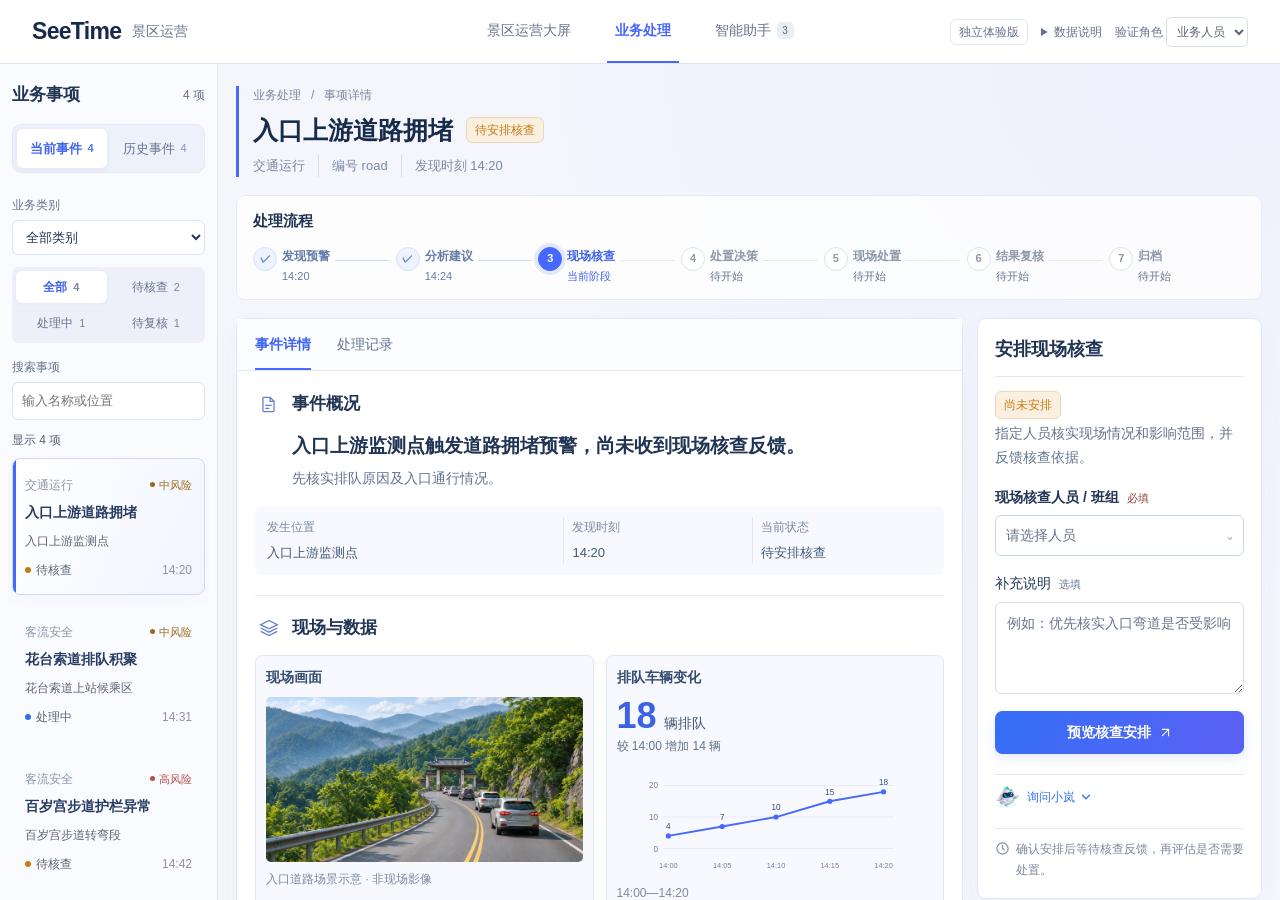
<file: index.html>
<!doctype html>
<html lang="zh-CN">
<head>
<meta charset="UTF-8"><meta name="viewport" content="width=device-width, initial-scale=1">
<title>SeeTime · 业务详情独立体验版</title>
<link rel="stylesheet" href="styles.css?v=9f382ef443d7">
<link rel="stylesheet" href="business-assist.css?v=55eda5de3360">
<link rel="stylesheet" href="product.css?v=9de3985b9e19"><link rel="stylesheet" href="stage-detail.css?v=507a3a8d6ded"><link rel="stylesheet" href="stage-preview.css?v=9262f8cdd485"><link rel="stylesheet" href="business-v8.css?v=business-materials-2"><link rel="icon" href="assets/scenic-ip.png"></head>
<body class="business-page">
<svg class="symbol-library" xmlns="http://www.w3.org/2000/svg" aria-hidden="true"><defs>
<symbol id="spark" viewBox="0 0 24 24"><path d="m12 3 2.3 6.7L21 12l-6.7 2.3L12 21l-2.3-6.7L3 12l6.7-2.3Z"/></symbol>
<symbol id="arrow" viewBox="0 0 24 24"><path d="M7 17 17 7M7 7h10v10"/></symbol>
<symbol id="pin" viewBox="0 0 24 24"><path d="M20 10c0 6-8 12-8 12S4 16 4 10a8 8 0 1 1 16 0Z"/><circle cx="12" cy="10" r="2.5"/></symbol>
<symbol id="alert" viewBox="0 0 24 24"><path d="M10.3 3.9 2 18.3A1.8 1.8 0 0 0 3.6 21h16.8a1.8 1.8 0 0 0 1.6-2.7L13.7 3.9a2 2 0 0 0-3.4 0Z M12 9v4M12 17h.01"/></symbol>
<symbol id="layers" viewBox="0 0 24 24"><path d="m12 3 10 5-10 5L2 8l10-5Zm-10 9 10 5 10-5M2 16l10 5 10-5"/></symbol>
<symbol id="file" viewBox="0 0 24 24"><path d="M14 2H6a2 2 0 0 0-2 2v16a2 2 0 0 0 2 2h12a2 2 0 0 0 2-2V8l-6-6Zm0 0v6h6M8 13h8M8 17h5"/></symbol>
<symbol id="clock" viewBox="0 0 24 24"><circle cx="12" cy="12" r="9"/><path d="M12 7v5l3 2"/></symbol>
<symbol id="check" viewBox="0 0 24 24"><path d="m6 12 4 4 8-8"/></symbol>
<symbol id="user" viewBox="0 0 24 24"><circle cx="12" cy="7.5" r="3.2"/><path d="M5.5 20v-2a6.5 6.5 0 0 1 13 0v2"/></symbol>
<symbol id="info" viewBox="0 0 24 24"><circle cx="12" cy="12" r="9"/><path d="M12 11v6M12 7h.01"/></symbol>
</defs></svg>
<header class="app-header">
 <a class="brand" href="./" aria-label="SeeTime 景区运营"><span class="brand-word">SeeTime</span><span class="brand-description">景区运营</span></a>
 <nav class="primary-nav" aria-label="主导航"><a class="nav-item nav-link" href="screen.html">景区运营大屏</a><a class="nav-item nav-link active" href="index.html" aria-current="page">业务处理</a><a class="nav-item nav-link" href="assistant.html">智能助手<span id="assist-unread" aria-label="本页未查看建议"></span></a></nav>
 <div class="header-tools"><span class="location"><svg class="icon"><use href="#pin"/></svg>九华山景区</span><span class="environment">独立体验版</span><details class="data-note"><summary>数据说明</summary><p>基础台账及预置场景、趋势为样例。提交的图片与说明保存在当前浏览器，清除网站数据后会丢失；不会同步给其他访客并关联反馈记录，图片内容仍需人工核对。通知、模型与身份系统尚未接入；缺失的原始日期和人员不补造。</p></details></div>
</header>
<main class="page-shell tracking-layout">
 <aside class="tracking-list" aria-labelledby="tracking-heading">
  <div class="tracking-heading"><h2 id="tracking-heading">业务事项</h2><span id="list-total"></span></div>
  <label for="category-filter">业务类别</label>
  <select id="category-filter"><option value="">全部类别</option><option>交通运行</option><option>客流安全</option><option>环境服务</option></select>
  <div id="status-filters" class="status-filters" role="group" aria-label="处理状态"></div>
  <label for="event-search">搜索事项</label><input id="event-search" type="search" placeholder="输入名称或位置">
  <p class="list-summary" id="list-summary" role="status"></p>
  <div class="event-list" id="event-list"></div>
 </aside>
 <div class="tracking-detail">
 <section class="detail-empty" id="empty-detail" hidden><h2>没有符合条件的事项</h2><p>可调整类别、状态或搜索词。</p></section>
 <div id="selected-detail">
 <section class="object-header" aria-labelledby="event-title">
  <div class="breadcrumb"><span>业务处理</span><span class="separator">/</span><span>事项详情</span></div>
  <div class="object-summary"><h1 id="event-title">入口上游道路拥堵</h1><span class="status"><svg class="icon small"><use href="#alert"/></svg>待安排核查</span><time datetime="2026-11-12T14:20:00+08:00">2026.11.12 14:20</time></div>
 </section>

 <div id="stage-preview-banner" hidden></div>
 <section class="workflow" aria-labelledby="workflow-title">
  <h2 id="workflow-title">处理流程</h2>
  <ol>
   <li class="done"><span class="step-dot"><svg class="icon small"><use href="#check"/></svg></span><span class="step-copy"><strong>发现预警</strong><small>14:20</small></span></li>
   <li class="done"><span class="step-dot"><svg class="icon small"><use href="#check"/></svg></span><span class="step-copy"><strong>分析建议</strong><small>14:24</small></span></li>
   <li class="current" aria-current="step"><span class="step-dot">3</span><span class="step-copy"><strong>现场核查</strong><small>待安排</small></span></li>
   <li class=""><span class="step-dot">4</span><span class="step-copy"><strong>处置决策</strong><small>待开始</small></span></li>
   <li class=""><span class="step-dot">5</span><span class="step-copy"><strong>现场处置</strong><small>待开始</small></span></li>
   <li class=""><span class="step-dot">6</span><span class="step-copy"><strong>结果复核</strong><small>待开始</small></span></li>
   <li class=""><span class="step-dot">7</span><span class="step-copy"><strong>归档</strong><small>待开始</small></span></li>
  </ol>
 </section>
 <div class="detail-layout">
  <article class="decision" aria-label="事件事实、分析建议与记录">
   <div class="detail-tabs" role="tablist" aria-label="事件信息">
    <button id="detail-tab" type="button" role="tab" aria-selected="true" aria-controls="detail-panel">事件详情</button>
    <button id="records-tab" type="button" role="tab" aria-selected="false" aria-controls="records-panel" tabindex="-1">处理记录</button>
   </div>
   <div id="detail-panel" role="tabpanel" aria-labelledby="detail-tab" tabindex="0">
   <section id="stage-detail" aria-label="当前阶段材料"></section>
   <section class="fact-block" hidden>
    <div class="section-heading"><h2><svg class="icon"><use href="#file"/></svg>事件事实</h2><button class="text-button" id="source-button" type="button" aria-controls="source-panel" aria-expanded="false">查看来源 <svg class="chevron" viewBox="0 0 16 16" aria-hidden="true"><path d="m4 6 4 4 4-4"/></svg></button></div>
    <p class="fact-summary">入口上游监测点触发道路拥堵预警，尚未收到现场核查反馈。</p>
    <dl class="fact-grid"><div><dt><svg class="icon"><use href="#pin"/></svg>预警位置</dt><dd>入口上游监测点</dd></div><div><dt><svg class="icon"><use href="#clock"/></svg>触发时间</dt><dd><time datetime="2026-11-12T14:20:00+08:00">14:20</time></dd></div><div><dt><svg class="icon"><use href="#layers"/></svg>信息来源</dt><dd>道路监测记录</dd></div></dl>
    <p class="scope-note"><svg class="icon small"><use href="#info"/></svg>当前记录仅覆盖该监测点，不能据此判断整条道路或全园情况。</p>
    <div id="source-panel" class="inline-basis" hidden></div>
   </section>
   <section class="other-evidence" id="other-evidence" hidden><h2>现场证据</h2><p></p></section>
   <section class="assist-strip" id="assist-strip" aria-label="AI 分析与建议">
    <div class="assist-hint"><span class="ai-logo" role="img" aria-label="AI建议" title="AI建议"><svg viewBox="0 0 24 24" aria-hidden="true"><path d="M10 2.5 12.5 9 19 11.5 12.5 14 10 20.5 7.5 14 1 11.5 7.5 9Z" fill="currentColor"/><path d="m19 2 1.1 2.9L23 6l-2.9 1.1L19 10l-1.1-2.9L15 6l2.9-1.1Z" fill="currentColor"/></svg></span><h3 id="assist-advice"></h3><span id="assist-state" class="assist-state"></span><div id="assist-actions" class="assist-actions"><button id="assist-adopt" type="button">采纳</button><button id="assist-dismiss" type="button">暂不采纳</button></div></div>
    <div id="assist-content" hidden><p id="assist-reason"></p></div>
    <div class="assist-footer"><div id="assist-sources" class="assist-sources"></div><button id="assist-toggle" type="button" aria-expanded="false" aria-controls="assist-content">展开</button></div>
    <p id="assist-feedback" class="assist-feedback" role="status"></p>
   </section>
   </div>
   <section id="records-panel" class="records-panel" role="tabpanel" aria-labelledby="records-tab" tabindex="0" hidden>
    <h2>处理记录</h2>
    <ol class="timeline">
     <li><time datetime="2026-11-12T14:20:00+08:00">14:20</time><div><strong>收到道路拥堵预警</strong><p>入口上游监测点 · 道路监测记录</p></div></li>
     <li><time datetime="2026-11-12T14:24:00+08:00">14:24</time><div><strong>生成 AI 分析建议</strong><p>建议先核查现场，再决定是否疏导。</p></div></li>
     <li><span>当前</span><div><strong>等待安排现场核查</strong><p>尚未派发，暂无现场反馈。</p></div></li>
    </ol>
   </section>
  </article>
  <aside class="action-block" aria-labelledby="action-heading">
   <div class="section-heading"><h2 id="action-heading"><svg class="icon"><use href="#check"/></svg>当前操作</h2></div>
   <div class="action-intro"><h3>安排现场核查</h3><span class="not-sent">尚未派发</span><span id="prefill-status" class="prefill-status" hidden>已预填 · 待确认</span></div>
   <p>指定人员核实排队原因和影响范围，并反馈现场情况。</p>
   <form id="assignment-form">
    <div class="action-fields">
     <label for="assignee"><strong id="assignee-label">现场核查人员</strong> <span class="required">必填</span><select id="assignee" required><option value="">请选择核查人员</option><option>入口巡查组 · 当班人员</option><option>机动巡查组 · 当班人员</option></select></label>
     <label for="note">补充说明 <span>选填</span><textarea id="note" aria-describedby="suggestion-origin" placeholder="例如：优先核实入口弯道是否受影响" maxlength="200" rows="3"></textarea><small id="suggestion-origin" class="suggestion-origin" hidden></small></label>
    </div>
    <button class="button primary" id="review-button" type="submit">预览核查安排 <svg class="icon small"><use href="#arrow"/></svg></button>
   </form>
   <aside id="source-drawer" class="source-drawer" hidden aria-labelledby="source-drawer-title" tabindex="-1">
    <div class="drawer-heading"><div><span>建议来源</span><h3 id="source-drawer-title"></h3></div><button id="close-source-drawer" type="button" aria-label="关闭来源">×</button></div>
    <p id="source-drawer-meta"></p><div id="source-drawer-body"></div>
    <details><summary>查看完整样稿记录</summary><p id="source-drawer-full"></p></details>
    <p class="source-disclaimer">示例来源，仅用于交互演示；非已发布规程或真实工单。</p>
   </aside>
   <div class="assistant-box">
    <button class="text-button assistant-link" type="button" id="assistant-toggle" aria-controls="assistant-panel" aria-expanded="false"><svg class="icon small"><use href="#spark"/></svg><span>问助手</span> <svg class="chevron" viewBox="0 0 16 16" aria-hidden="true"><path d="m4 6 4 4 4-4"/></svg></button>
    <section id="assistant-panel" hidden aria-label="事项助手">
     <p class="assistant-context" id="assistant-context"></p>
     <div id="chat-log" class="chat-log" role="log" aria-label="事项对话" tabindex="0"></div>
     <form id="assistant-form"><label for="assistant-input">向助手提问</label><div><input id="assistant-input" required maxlength="200" placeholder="例如：依据是什么？"><button type="submit">发送</button></div></form>
    </section>
   </div>
   <div class="next-step"><svg class="icon small"><use href="#clock"/></svg><span>收到现场反馈后，再评估是否需要疏导。</span></div>
  </aside>
 </div>
 </div>
 </div>
</main>
<dialog id="preview-dialog" aria-labelledby="dialog-title"><div class="dialog-heading"><h2 id="dialog-title"></h2><button id="close-dialog" aria-label="关闭">×</button></div><div id="dialog-content"></div></dialog>
<script src="browser-store.js?v=3d28302c5f39"></script><script src="product-api.js?v=d8a8aa15ae4a"></script><script src="stage-materials.js?v=db75d26316f6"></script><script src="stage-detail.js?v=business-materials-2"></script><script src="business.js?v=business-review-1"></script>
</body></html>
</file>
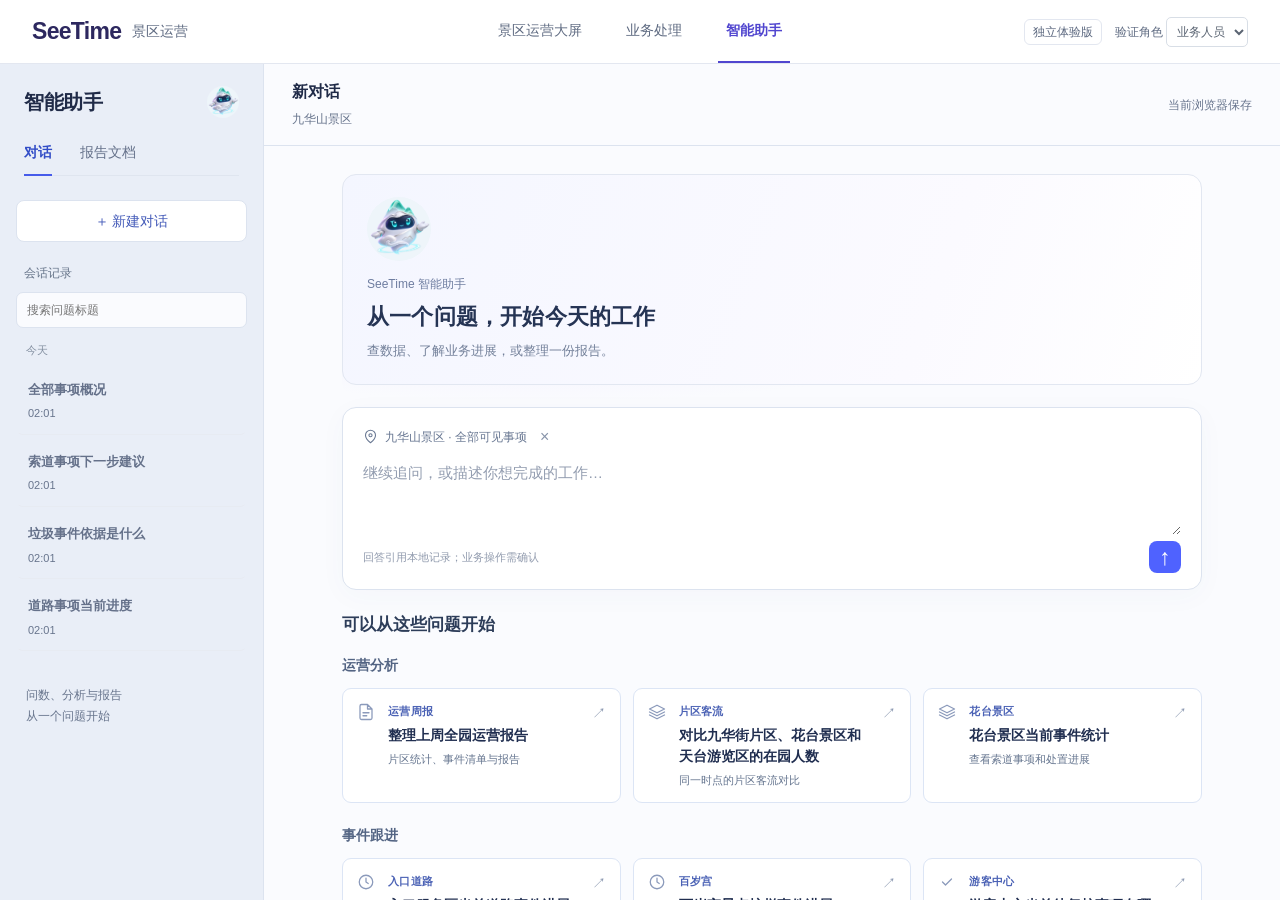
<file: assistant.html>
<!doctype html>
<html lang="zh-CN">
<head>
<meta charset="UTF-8"><meta name="viewport" content="width=device-width, initial-scale=1">
<title>SeeTime · 智能助手独立体验版</title>
<link rel="stylesheet" href="styles.css?v=9f382ef443d7"><link rel="stylesheet" href="assistant.css?v=20261118-report-cancel">
<link rel="stylesheet" href="product.css?v=9de3985b9e19"><link rel="icon" href="assets/scenic-ip.png"><link rel="stylesheet" href="report-document.css?v=eec4771bbfc1"></head>
<body>
<svg class="symbol-library" xmlns="http://www.w3.org/2000/svg" aria-hidden="true"><defs>
<symbol id="arrow" viewBox="0 0 24 24"><path d="M7 17 17 7M7 7h10v10"/></symbol>
<symbol id="back" viewBox="0 0 24 24"><path d="m12 19-7-7 7-7M5 12h14"/></symbol>
<symbol id="pin" viewBox="0 0 24 24"><path d="M20 10c0 6-8 12-8 12S4 16 4 10a8 8 0 1 1 16 0Z"/><circle cx="12" cy="10" r="2.5"/></symbol>
<symbol id="chevron" viewBox="0 0 24 24"><path d="m6 9 6 6 6-6"/></symbol>
<symbol id="alert" viewBox="0 0 24 24"><path d="M10.3 3.9 2 18.3A1.8 1.8 0 0 0 3.6 21h16.8a1.8 1.8 0 0 0 1.6-2.7L13.7 3.9a2 2 0 0 0-3.4 0Z M12 9v4M12 17h.01"/></symbol>
<symbol id="layers" viewBox="0 0 24 24"><path d="m12 3 10 5-10 5L2 8l10-5Zm-10 9 10 5 10-5M2 16l10 5 10-5"/></symbol>
<symbol id="file" viewBox="0 0 24 24"><path d="M14 2H6a2 2 0 0 0-2 2v16a2 2 0 0 0 2 2h12a2 2 0 0 0 2-2V8l-6-6Zm0 0v6h6M8 13h8M8 17h5"/></symbol>
<symbol id="chat" viewBox="0 0 24 24"><path d="M21 11.5a8.4 8.4 0 0 1-.9 3.8 8.5 8.5 0 0 1-7.6 4.7 8.4 8.4 0 0 1-3.8-.9L3 21l1.9-5.7a8.4 8.4 0 0 1-.9-3.8 8.5 8.5 0 0 1 4.7-7.6 8.4 8.4 0 0 1 3.8-.9h.5a8.5 8.5 0 0 1 8 8v.5Z"/></symbol>
<symbol id="clock" viewBox="0 0 24 24"><circle cx="12" cy="12" r="9"/><path d="M12 7v5l3 2"/></symbol>
<symbol id="check" viewBox="0 0 24 24"><path d="m6 12 4 4 8-8"/></symbol>
<symbol id="info" viewBox="0 0 24 24"><circle cx="12" cy="12" r="9"/><path d="M12 11v6M12 7h.01"/></symbol>
</defs></svg>
<header class="app-header">
 <a class="brand" href="./" aria-label="SeeTime 景区运营"><span class="brand-word">SeeTime</span><span class="brand-description">景区运营</span></a>
 <nav class="primary-nav" aria-label="主导航"><a class="nav-item nav-link" href="screen.html">景区运营大屏</a><a class="nav-item nav-link" href="index.html">业务处理</a><a class="nav-item nav-link active" href="assistant.html" aria-current="page">智能助手</a></nav>
 <div class="header-tools"><span class="location"><svg class="icon"><use href="#pin"/></svg>九华山景区<svg class="icon small"><use href="#chevron"/></svg></span><span class="environment">独立体验版</span></div>
</header>
<main class="assistant-shell">
<aside class="assistant-nav"><div class="assistant-title"><h1>智能助手</h1><img class="scenic-avatar" src="assets/scenic-ip.png" alt="小岚"></div><div class="view-tabs" role="tablist" aria-label="助手内容"><button role="tab" aria-selected="true" aria-controls="chat-view" tabindex="0" id="chat-tab">对话</button><button role="tab" aria-selected="false" aria-controls="reports-view" tabindex="-1" id="reports-tab">报告文档</button></div><button class="new-chat" id="new-chat">＋ 新建对话</button><div class="history-label">会话记录</div><button class="history-toggle" id="history-toggle" type="button" aria-expanded="true" aria-controls="history-content">会话记录 <span>⌄</span></button><div class="history-content" id="history-content"><input class="history-search" type="search" placeholder="搜索问题标题" aria-label="搜索问题标题"><div class="history-list" id="history"></div></div><p class="nav-note">问数、分析与报告<br>从一个问题开始</p></aside>
<section class="assistant-main"><header class="conversation-header"><div><h2 id="view-title">正在读取助手…</h2><span>九华山景区</span></div><span class="snapshot">当前浏览器保存</span></header>
<div id="chat-view" role="tabpanel" aria-labelledby="chat-tab"><div class="conversation" id="conversation" hidden></div><div class="empty-chat" id="empty-chat" hidden><div class="welcome-card"><img class="scenic-avatar welcome-avatar" src="assets/scenic-ip.png" alt=""><p class="welcome-eyebrow">SeeTime 智能助手</p><h3>从一个问题，开始今天的工作</h3><p>查数据、了解业务进展，或整理一份报告。</p></div></div><form class="composer" id="composer"><div class="context"><svg class="icon small"><use href="#pin"/></svg><span id="context-text">九华山景区 · 全部可见事项</span><button type="button" id="clear-context" aria-label="移除查询范围">×</button></div><label class="sr-only" for="prompt">输入问题</label><textarea id="prompt" rows="2" placeholder="继续追问，或描述你想完成的工作…"></textarea><div class="composer-bottom"><span>回答引用本地记录；业务操作需确认</span><button class="send" type="submit" aria-label="发送问题">↑</button></div></form><section id="starter-prompts" hidden aria-labelledby="starter-heading"><h3 id="starter-heading">可以从这些问题开始</h3><div class="starter-groups"><section aria-labelledby="starter-ops"><h4 id="starter-ops">运营分析</h4><div class="starter-prompts"><button type="button" data-starter="整理上周全园运营报告"><svg class="icon" aria-hidden="true"><use href="#file"/></svg><span><b>运营周报</b><strong>整理上周全园运营报告</strong><small>片区统计、事件清单与报告</small></span><span aria-hidden="true">↗</span></button><button type="button" data-starter="对比九华街片区、花台景区和天台游览区的在园人数"><svg class="icon" aria-hidden="true"><use href="#layers"/></svg><span><b>片区客流</b><strong>对比九华街片区、花台景区和天台游览区的在园人数</strong><small>同一时点的片区客流对比</small></span><span aria-hidden="true">↗</span></button><button type="button" data-starter="花台景区当前事件统计"><svg class="icon" aria-hidden="true"><use href="#layers"/></svg><span><b>花台景区</b><strong>花台景区当前事件统计</strong><small>查看索道事项和处置进展</small></span><span aria-hidden="true">↗</span></button></div></section><section aria-labelledby="starter-events"><h4 id="starter-events">事件跟进</h4><div class="starter-prompts"><button type="button" data-starter="入口服务区当前道路事件进展"><svg class="icon" aria-hidden="true"><use href="#clock"/></svg><span><b>入口道路</b><strong>入口服务区当前道路事件进展</strong><small>查看排队预警，安排现场核查</small></span><span aria-hidden="true">↗</span></button><button type="button" data-starter="百岁宫景点护栏事件进展"><svg class="icon" aria-hidden="true"><use href="#clock"/></svg><span><b>百岁宫</b><strong>百岁宫景点护栏事件进展</strong><small>定位步道事件与下一步</small></span><span aria-hidden="true">↗</span></button><button type="button" data-starter="游客中心当前待复核事项有哪些"><svg class="icon" aria-hidden="true"><use href="#check"/></svg><span><b>游客中心</b><strong>游客中心当前待复核事项有哪些</strong><small>查看清运反馈和复核任务</small></span><span aria-hidden="true">↗</span></button></div></section></div></section></div>
<div id="reports-view" role="tabpanel" aria-labelledby="reports-tab" hidden><div id="report-library"></div><div id="report-reader" hidden></div></div>
</section><aside id="source-panel" class="source-panel" aria-labelledby="source-title" hidden><div class="source-panel-heading"><div><span>回答依据</span><h2 id="source-title">引用来源</h2></div><button id="close-source" aria-label="关闭来源">×</button></div><div id="source-body"></div></aside></main><div class="toast" id="toast" role="status" hidden></div>
<script src="browser-store.js?v=20261118-report-cancel"></script><script src="product-api.js?v=d8a8aa15ae4a"></script><script type="module" src="assistant.js?v=20261118-report-cancel"></script></body></html>
</file>
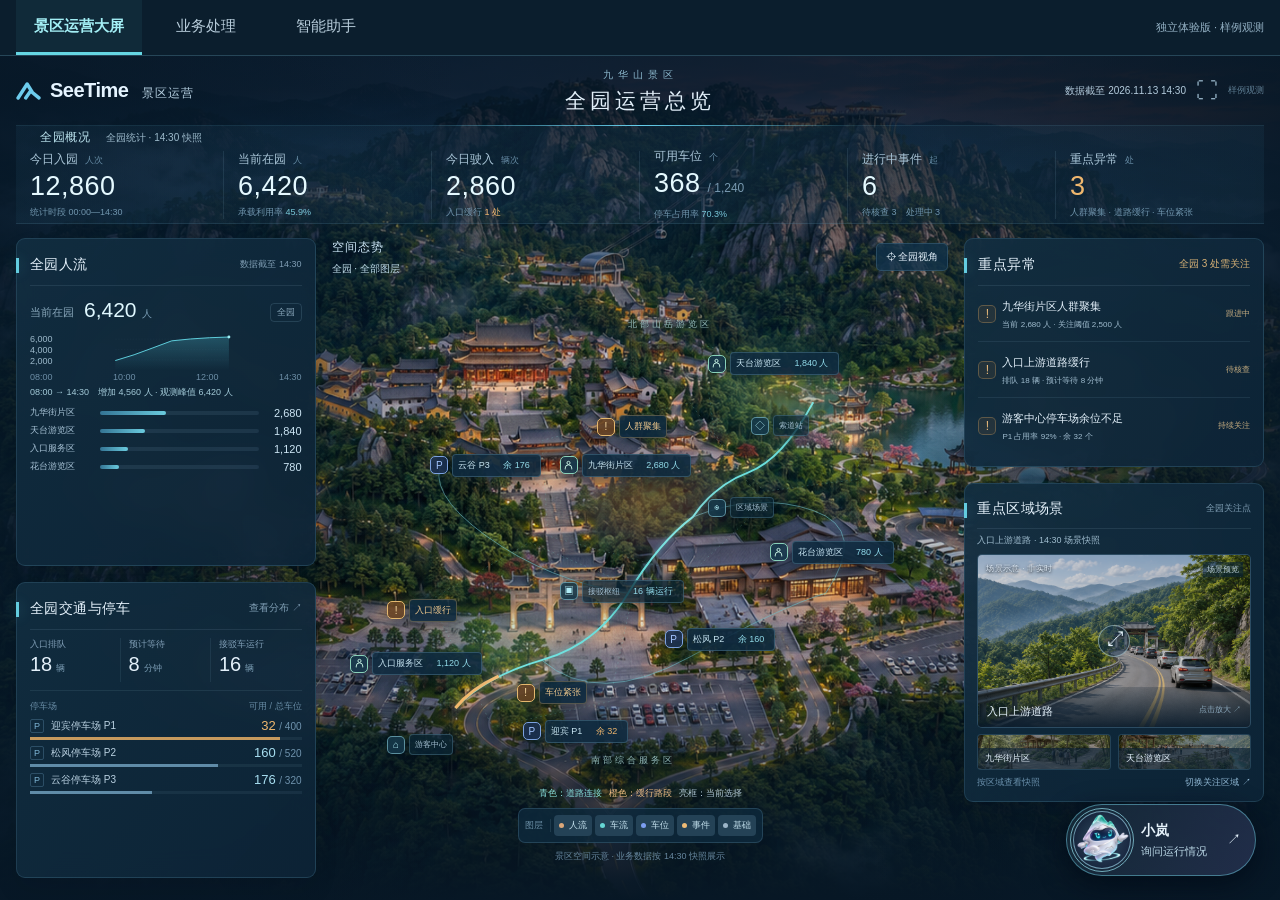
<file: screen.html>
<!doctype html><html lang="zh-CN"><head><meta charset="UTF-8"><meta name="viewport" content="width=device-width, initial-scale=1"><title>九华山 · 全园运营总览</title><link rel="stylesheet" href="screen.css?v=eca8d3b6db20"><link rel="stylesheet" href="screen-v2.css?v=a06b780da077"><link rel="stylesheet" href="screen-process.css?v=ac82a51e5d10"><link rel="stylesheet" href="screen-product.css?v=6e3a5202cb61"><link rel="stylesheet" href="screen-interaction.css?v=5099bbb4ae77"><link rel="icon" href="assets/scenic-ip.png"></head><body><nav class="screen-product-nav" aria-label="主导航"><a href="screen.html" aria-current="page">景区运营大屏</a><a href="index.html">业务处理</a><a href="assistant.html">智能助手</a><span title="空间、图像、观测均为样例；规则查询，外部系统未接入">独立体验版 · 样例观测</span></nav><section class="viewport-guard" aria-label="大屏预览尺寸提示"><h1>九华山 · 全园运营总览</h1><p>请展开窗口查看大屏</p><p class="guard-detail">推荐 1280 × 800 及以上。窄窗口可先查看等比预览。</p><button id="guard-fullscreen">全屏查看</button><button id="guard-preview">查看等比预览</button><p id="guard-chat-hint" tabindex="-1">完整问答请展开窗口</p></section><main class="screen"><div class="park-background"></div><div class="atmosphere"></div><header class="topbar"><a class="brand" href="assistant.html"><svg viewBox="0 0 36 30" aria-hidden="true"><path d="M3 25 16 5 23 16M14 25l7-10 12 10"/></svg><span>SeeTime <small>景区运营</small></span></a><div class="screen-name"><span>九华山景区</span><h1>全园运营总览</h1></div><div class="top-tools"><span>数据截至 2026.11.13 14:30</span><span class="weather">晴　18°C</span><button id="fullscreen" aria-label="切换全屏">⛶</button><small>样例观测</small></div></header>
<section id="top-query" hidden aria-label="向小岚提问"><div class="top-query-heading"><span>小岚 · 你想了解什么？</span><button id="close-top-query" type="button" aria-label="收起提问框">×</button></div><div id="top-query-form-host"></div><p>输入问题后，展开对话并联动地图</p></section>
<section class="metrics" aria-label="全园关键指标"><span class="global-scope">全园概况 <small>全园统计 · 14:30 快照</small></span><div><span>今日入园 <small>人次</small></span><strong>12,860</strong><p>统计时段 00:00—14:30</p></div><div><span>当前在园 <small>人</small></span><strong>6,420</strong><p>承载利用率 <b>45.9%</b></p></div><div><span>今日驶入 <small>辆次</small></span><strong>2,860</strong><p>入口缓行 <b class="amber-text">1 处</b></p></div><div><span>可用车位 <small>个</small></span><strong>368<small>/ 1,240</small></strong><p>停车占用率 <b>70.3%</b></p></div><div><span>进行中事件 <small>起</small></span><strong>6</strong><p>待核查 3　处理中 3</p></div><div><span>重点异常 <small>处</small></span><strong class="amber-text">3</strong><p>人群聚集 · 道路缓行 · 车位紧张</p></div></section>
<section id="topic-metrics" aria-label="专题指标" hidden></section>
<div class="body-grid"><aside class="left-rail"><section class="panel people-panel"><div class="panel-head"><h2 id="scope-title">全园人流</h2><span id="scope-time">今日 · 14:30</span></div><div class="minor-metric" id="scope-summary"><span>当前在园</span><strong>6,420<small>人</small></strong><span class="mini-pill">全园</span></div><div id="scope-details" class="scope-details" hidden></div><div class="trend" id="park-trend"><div class="chart-scale" aria-hidden="true"><span>6,000</span><span>4,000</span><span>2,000</span></div><svg viewBox="0 0 365 105" role="img" aria-label="在园人数8时1860、9时2980、10时4320、11时5680、12时6040、13时6280、14时30分6420"><defs><linearGradient id="chart-fill" x1="0" y1="0" x2="0" y2="1"><stop stop-color="#56d5e8" stop-opacity=".24"/><stop offset="1" stop-color="#56d5e8" stop-opacity="0"/></linearGradient></defs><g transform="translate(35 0)"><path class="grid-line" d="M8 14.3H322M8 42.9H322M8 71.4H322"/><path d="M8 73.4L60 57.4L112 38.3L164 18.9L216 13.7L268 10.3L322 8.3V100H8Z" fill="url(#chart-fill)"/><path d="M8 73.4L60 57.4L112 38.3L164 18.9L216 13.7L268 10.3L322 8.3" fill="none" stroke="#65dce9" stroke-width="2.5"/><circle cx="322" cy="8.3" r="4" fill="#9ceff5"/></g><g class="chart-axis"><text x="0" y="18">6,000</text><text x="0" y="47">4,000</text><text x="0" y="75">2,000</text></g></svg><div class="chart-times"><span>08:00</span><span>10:00</span><span>12:00</span><span>14:30</span></div></div><div class="trend-note" id="trend-note">08:00 → 14:30　增加 4,560 人 · 观测峰值 6,420 人</div><div class="area-list" id="park-areas"><button data-view="temple"><span>九华街片区</span><i><b style="width:41.75%"></b></i><strong>2,680</strong></button><button data-view="peak"><span>天台游览区</span><i><b style="width:28.66%"></b></i><strong>1,840</strong></button><button data-view="entrance"><span>入口服务区</span><i><b style="width:17.45%"></b></i><strong>1,120</strong></button><button data-view="lake"><span>花台游览区</span><i><b style="width:12.15%"></b></i><strong>780</strong></button></div></section>
<section class="panel traffic-panel"><div class="panel-head"><h2>全园交通与停车</h2><button class="text-link" data-query="哪里有车位？">查看分布 ↗</button></div><div class="traffic-summary"><div><span>入口排队</span><strong>18<small>辆</small></strong></div><div><span>预计等待</span><strong>8<small>分钟</small></strong></div><div><span>接驳车运行</span><strong>16<small>辆</small></strong></div></div><div class="parking-title"><span>停车场</span><span>可用 / 总车位</span></div><button class="parking-row" data-view="p1"><span><i>P</i>迎宾停车场 P1</span><strong class="amber-text">32 <small>/ 400</small></strong><b style="--fill:92%" class="tight"></b></button><button class="parking-row" data-view="p2"><span><i>P</i>松风停车场 P2</span><strong>160 <small>/ 520</small></strong><b style="--fill:69.23%"></b></button><button class="parking-row" data-view="p3"><span><i>P</i>云谷停车场 P3</span><strong>176 <small>/ 320</small></strong><b style="--fill:45%"></b></button></section></aside>
<section class="map-stage" aria-label="全园空间态势"><div class="map-toolbar"><div><span id="map-badge" class="map-badge">空间态势</span><small id="view-caption" aria-live="polite">全园 · 全部图层</small></div><button id="reset-map">⌖ 全园视角</button></div><div class="map-canvas" id="map-canvas"><div class="topic-map-image" aria-hidden="true"></div><div class="topic-map-focus" aria-hidden="true"></div><svg class="geo-overlay" viewBox="0 0 1000 760" preserveAspectRatio="none" aria-hidden="true"><g data-layer="base"><path class="zone-outline" d="M160 480L320 390 490 460 450 640 260 680Z"/><path class="zone-outline" d="M340 230L580 170 700 330 580 440 350 380Z"/><path class="zone-outline" d="M600 80L810 130 860 290 700 310 620 220Z"/></g><g data-layer="vehicles"><path class="traffic-route" d="M200 650Q250 600 340 575T480 470T585 350Q620 300 675 280T780 170"/><path class="traffic-route secondary" d="M340 575Q430 650 580 570T800 470Q870 370 780 340T585 350"/><path class="traffic-jam" d="M200 650Q225 620 270 600"/><path class="traffic-route secondary" d="M480 470Q350 450 250 380T180 260"/></g></svg><div class="heat heat-temple" data-layer="people"></div><div class="heat heat-peak" data-layer="people"></div><div class="heat heat-entry" data-layer="people"></div>
<button class="map-point people temple" data-view="temple" data-layer="people"><span class="point-symbol"><svg viewBox="0 0 20 20" aria-hidden="true"><circle cx="10" cy="6" r="2.4"/><path d="M5 16v-2a5 5 0 0 1 10 0v2"/></svg></span><span>九华街片区 <b>2,680 人</b></span></button><button class="map-point people peak" data-view="peak" data-layer="people"><span class="point-symbol"><svg viewBox="0 0 20 20" aria-hidden="true"><circle cx="10" cy="6" r="2.4"/><path d="M5 16v-2a5 5 0 0 1 10 0v2"/></svg></span><span>天台游览区 <b>1,840 人</b></span></button><button class="map-point people flower" data-view="lake" data-layer="people"><span class="point-symbol"><svg viewBox="0 0 20 20" aria-hidden="true"><circle cx="10" cy="6" r="2.4"/><path d="M5 16v-2a5 5 0 0 1 10 0v2"/></svg></span><span>花台游览区 <b>780 人</b></span></button><button class="map-point people entry" data-view="entrance" data-layer="people"><span class="point-symbol"><svg viewBox="0 0 20 20" aria-hidden="true"><circle cx="10" cy="6" r="2.4"/><path d="M5 16v-2a5 5 0 0 1 10 0v2"/></svg></span><span>入口服务区 <b>1,120 人</b></span></button>
<button class="map-point parking p1" data-view="p1" data-layer="parking"><span class="point-symbol">P</span><span>迎宾 P1 <b class="amber-text">余 32</b></span></button><button class="map-point parking p2" data-view="p2" data-layer="parking"><span class="point-symbol">P</span><span>松风 P2 <b>余 160</b></span></button><button class="map-point parking p3" data-view="p3" data-layer="parking"><span class="point-symbol">P</span><span>云谷 P3 <b>余 176</b></span></button>
<button class="map-point incident crowd" data-view="crowd" data-layer="events"><span class="point-symbol">!</span><span>人群聚集</span></button><button class="map-point incident road" data-view="road" data-layer="events"><span class="point-symbol">!</span><span>入口缓行</span></button><button class="map-point incident park-alert" data-view="p1" data-layer="events"><span class="point-symbol">!</span><span>车位紧张</span></button>
<button class="map-point facility cable" data-view="cable" data-layer="base"><span class="point-symbol">◇</span><span>索道站</span></button><button class="map-point facility center" data-view="center" data-layer="base"><span class="point-symbol">⌂</span><span>游客中心</span></button><button class="map-point facility shuttle" data-view="shuttle" data-layer="vehicles"><span class="point-symbol">▣</span><span>接驳枢纽 <b>16 辆运行</b></span></button><button class="map-point facility camera" data-video="temple" data-layer="base"><span class="point-symbol">◉</span><span>区域场景</span></button><span class="zone-name zone-north">北部山岳游览区</span><span class="zone-name zone-south">南部综合服务区</span></div>
<div class="map-bottom"><div id="topic-legend" hidden></div><div class="map-legend"><span>青色：道路连接</span><span>橙色：缓行路段</span><span>亮框：当前选择</span></div><div class="layer-selector" aria-label="地图图层"><span>图层</span><button data-toggle="people" aria-pressed="true"><i class="pink"></i>人流</button><button data-toggle="vehicles" aria-pressed="true"><i class="cyan"></i>车流</button><button data-toggle="parking" aria-pressed="true"><i class="blue"></i>车位</button><button data-toggle="events" aria-pressed="true"><i class="orange"></i>事件</button><button data-toggle="base" aria-pressed="true"><i class="gray"></i>基础</button></div><p>景区空间示意 · 业务数据按 14:30 快照展示</p></div></section>
<section class="panel people-scene" id="people-scene" hidden aria-labelledby="people-scene-title">
<div class="panel-head"><h2 id="people-scene-title"></h2><span id="people-scene-location"></span></div>
<button type="button" id="people-scene-preview" class="people-scene-preview"><img id="people-scene-image" alt=""><span class="people-scene-label">场景示意 · 非实时</span><span class="people-scene-expand">放大 ↗</span></button>
<p id="people-scene-empty" class="video-empty" hidden>暂无该片区的场景示意</p>
<p class="people-scene-source" id="people-scene-source"></p>
</section>
<section class="panel people-rank" id="people-rank" hidden aria-labelledby="people-rank-title"><h2 id="people-rank-title">片区人数排名 <small>14:30</small></h2><div id="people-rank-rows"></div></section>
<section class="panel people-trend" id="people-trend" hidden aria-labelledby="people-trend-title"><h2 id="people-trend-title">全园在园人数趋势 <small>08:00—14:30</small></h2>
<svg viewBox="0 0 400 99" role="img" aria-label="全园在园人数，08:00 1860人，09:00 2980人，10:00 4320人，11:00 5680人，12:00 6040人，13:00 6280人，14:30 6420人">
<path class="people-chart-grid" d="M39 14H389M39 41H389M39 68H389"/>
<g class="people-chart-axis"><text x="0" y="18">6,000</text><text x="0" y="45">4,000</text><text x="0" y="72">2,000</text><text x="39" y="94">08:00</text><text x="147" y="94" text-anchor="middle">10:00</text><text x="255" y="94" text-anchor="middle">12:00</text><text x="389" y="94" text-anchor="end">14:30</text></g>
<path class="people-chart-fill" d="M39 70L93 55L147 37L201 18L255 13L309 10L389 8V78H39Z"/>
<path class="people-chart-line" d="M39 70L93 55L147 37L201 18L255 13L309 10L389 8"/>
<circle cx="389" cy="8" r="3" fill="#a9eef3"/></svg>
<p>较 08:00 增加 4,560 人 · 暂无片区历史</p></section>
<aside class="right-rail"><section id="topic-panel" class="panel topic-panel" hidden></section><section class="panel alerts-panel"><div class="panel-head"><h2 id="alert-heading">重点异常</h2><button id="back-alerts" class="text-link" hidden>全部 3 处 ↗</button><span class="alert-count">全园 3 处需关注</span></div><div id="alert-list"><button class="alert-item" data-view="crowd"><span class="alert-icon">!</span><span><strong>九华街片区人群聚集</strong><small>当前 2,680 人 · 关注阈值 2,500 人</small></span><em>跟进中</em></button><button class="alert-item" data-view="road"><span class="alert-icon">!</span><span><strong>入口上游道路缓行</strong><small>排队 18 辆 · 预计等待 8 分钟</small></span><em>待核查</em></button><button class="alert-item" data-view="p1"><span class="alert-icon">!</span><span><strong>游客中心停车场余位不足</strong><small>P1 占用率 92% · 余 32 个</small></span><em>持续关注</em></button></div><div id="alert-detail" hidden></div></section>
<section class="panel video-panel"><div class="panel-head"><h2 id="video-heading">重点区域示意</h2><span id="video-link-label">全园关注点</span></div><div id="video-empty" class="video-empty" hidden>暂无该区域现场画面</div><button id="topic-adjacent-video" class="topic-adjacent-video" type="button" hidden>查看 P1 周边入口道路画面 ↗</button><p id="video-context" class="video-context">入口上游道路 · 14:30 场景快照</p><button class="video-feature" id="main-video" data-video="entrance"><img id="video-image" src="assets/road-scene.png" alt="入口上游道路场景预览"><span class="video-time">场景示意 · 非实时</span><span class="preview-label">场景预览</span><span class="play-icon">⤢</span><span class="video-caption" id="video-caption">入口上游道路 <small>点击放大 ↗</small></span></button><div class="video-thumbs"><button data-video="temple"><img src="assets/scenic-trail.png" alt="九华街片区场景预览"><span>九华街片区</span></button><button data-video="peak"><img src="assets/scenic-overlook.png" alt="天台游览区场景预览"><span>天台游览区</span></button></div><div class="video-foot"><span>按区域查看快照</span><button id="video-switch">切换关注区域 ↗</button></div></section></aside></div>
</main><button id="open-assistant" class="assistant-launcher" aria-expanded="false" aria-controls="top-query"><span class="mascot-ring"><img src="assets/scenic-ip.png" alt=""></span><span class="launcher-copy"><strong>小岚</strong><small>询问运行情况</small></span><b aria-hidden="true">↗</b></button><aside id="screen-assistant" class="screen-assistant" hidden aria-label="运行助手"><div id="chat-resizer" role="separator" tabindex="0" aria-label="调整运行助手宽度" aria-orientation="vertical" aria-controls="screen-assistant"></div><header class="chat-header"><div><img class="chat-emblem" src="assets/scenic-ip.png" alt=""><div><h2>小岚 · 运行助手</h2><p>九华山虚拟向导 · 大屏联动</p></div></div><button id="close-assistant" aria-label="收起运行助手">→</button></header><div id="chat-messages" class="chat-messages" aria-live="polite"><div class="chat-welcome"><h3>从全园概况，看到关键现场。</h3><p>询问人流、交通、停车或事件进展，相关区域和数据将同步呈现在左侧大屏。</p></div></div><footer class="assistant-dock"><div class="query-shortcuts"><button data-query="现在全园运营情况怎么样？">全园情况</button><button data-query="哪里人最多？">哪里人最多？</button><button data-query="哪里有车位？">哪里有车位？</button><button data-query="入口为什么堵？">入口为什么堵？</button></div><form id="query-form"><span class="assistant-star">✦</span><label class="sr-only" for="question">询问景区运行情况</label><input id="question" placeholder="询问运行情况…"><button type="button" class="mic" id="voice" aria-label="语音输入"><svg viewBox="0 0 24 24"><rect x="9" y="3" width="6" height="12" rx="3"/><path d="M5 10v2a7 7 0 0 0 14 0v-2M12 19v3M8 22h8"/></svg></button><button type="submit" class="send" aria-label="发送问题">↑</button></form><div class="executed-context" id="executed-context">当前视图：全园概况 · 默认展示</div><div class="query-feedback" data-phase="ready"><div class="query-feedback-line" role="status" aria-live="polite"><span id="query-phase">待提问</span><p id="query-status">选择快捷问题或输入问题，提交后更新大屏</p></div><div id="clarify-options" class="clarify-options" hidden><span>选择事件</span><button data-query="入口道路预警处理到哪一步了？">入口道路预警</button><button data-query="九华街聚集事项处理到哪一步了？">九华街聚集事项</button></div><div class="query-actions"><button type="button" id="continue-query">继续提问</button><button type="button" id="previous-view" hidden>← 上一视图</button><button type="button" id="restore-overview">恢复全园</button><button type="button" id="retry-query" hidden>重新提交</button></div></div></footer>
<div class="voice-popover" id="voice-popover" hidden><div class="voice-heading"><span>语音问答</span><button id="close-voice" aria-label="关闭语音">×</button></div><div class="waveform" aria-hidden="true"><i></i><i></i><i></i><i></i><i></i><i></i><i></i><i></i><i></i></div><p id="voice-state">点击开始录音，识别后可修改文字再提交</p><button id="start-voice">开始语音输入</button><button id="voice-example">体验示例：“哪里人最多？”</button><label for="transcript">识别文字</label><textarea id="transcript" rows="2" placeholder="语音转写将在这里显示，也可直接输入"></textarea><button id="submit-voice">确认并联动大屏 ↗</button></div>

</aside>
<dialog id="video-dialog" aria-labelledby="video-dialog-title"><div class="video-dialog-head"><h2 id="video-dialog-title"></h2><button id="close-video" aria-label="关闭画面">×</button></div><img id="video-large" alt="重点区域场景预览"><div class="video-controls"><span id="video-dialog-context">场景预览 · 14:30 快照</span><span>仅放大当前画面，不改变地图范围</span></div></dialog>
<script src="browser-store.js?v=3d28302c5f39"></script><script src="screen.js?v=88abebced8e0"></script></body></html>
</file>
<file: styles.css>
:root {
  --ink: #1d2640;
  --muted: #5e6a81;
  --accent: #5146cf;
  --line: #e3e7f0;
  --canvas: #f5f6fb;
  --soft: #f0efff;
  font: 14px/1.5 "Inter", -apple-system, BlinkMacSystemFont, "PingFang SC", "Microsoft YaHei", sans-serif;
  color: var(--ink);
  background: var(--canvas);
}
* { box-sizing: border-box; }
body { margin: 0; height: 100dvh; overflow: hidden; }
a { color: inherit; text-decoration: none; }
button, select, textarea { font: inherit; }
button { cursor: pointer; }
:focus-visible { outline: 2px solid var(--accent); outline-offset: 3px; }
[hidden] { display: none !important; }
.symbol-library { position: absolute; width: 0; height: 0; overflow: hidden; }
.icon { width: 18px; height: 18px; fill: none; stroke: currentColor; stroke-width: 1.7; stroke-linecap: round; stroke-linejoin: round; flex: none; }
.icon.small { width: 15px; height: 15px; }
.app-header { height: 64px; min-height: 64px; padding: 0 32px; display: grid; grid-template-columns: 1fr auto 1fr; align-items: center; gap: 22px; background: #fff; border-bottom: 1px solid var(--line); }
.brand, .header-tools, .location, .primary-nav { display: flex; align-items: center; }
.brand { gap: 11px; white-space: nowrap; }
.brand-word { color: #2d285f; font-size: 23px; font-weight: 750; letter-spacing: -.7px; }
.brand-description { color: var(--muted); font-size: 14px; }
.primary-nav { align-self: stretch; gap: 28px; }
.nav-item { display: grid; place-items: center; padding: 0 8px; height: 100%; border-bottom: 2px solid transparent; color: var(--muted); white-space: nowrap; }
.nav-item:hover, .nav-item.active { color: var(--accent); }
.nav-item.active { border-color: var(--accent); font-weight: 650; }
.header-tools { justify-content: flex-end; gap: 13px; color: var(--muted); white-space: nowrap; }
.location { gap: 5px; }
.environment { border: 1px solid var(--line); border-radius: 6px; padding: 3px 8px; font-size: 12px; }
.page-shell { width: min(100% - 64px, 1512px); margin: 0 auto; padding: 20px 0 36px; }
.breadcrumb { display: flex; align-items: center; gap: 10px; color: var(--muted); font-size: 13px; margin-bottom: 8px; }
.object-summary { display: flex; align-items: center; gap: 14px; flex-wrap: wrap; }
h1 { font-size: clamp(26px, 2.25vw, 34px); font-weight: 700; letter-spacing: -.025em; margin: 0; }
h2, h3, p { margin: 0; }
.object-summary > time { color: var(--muted); font-variant-numeric: tabular-nums; }
.status, .not-sent { display: inline-flex; align-items: center; gap: 5px; color: #875309; background: #fff5e1; border: 1px solid #f6dfae; padding: 3px 8px; border-radius: 6px; font-size: 12px; }
.workflow, .decision, .action-block { background: #fff; border: 1px solid var(--line); border-radius: 13px; box-shadow: 0 2px 4px #24284d05; }
.workflow { padding: 14px 21px; margin: 16px 0; }
.workflow h2 { font-size: 15px; margin-bottom: 10px; }
.workflow ol { list-style: none; display: grid; grid-template-columns: repeat(7, minmax(0, 1fr)); padding: 0; margin: 0; gap: 12px; }
.workflow li { display: flex; align-items: center; min-width: 0; gap: 8px; position: relative; }
.workflow li:not(:last-child)::after { content: ""; flex: 1; height: 1px; background: var(--line); }
.workflow .done::after { background: #c8c3f6; }
.step-dot { display: grid; place-items: center; flex: 0 0 27px; height: 27px; border-radius: 50%; background: #eff1f6; color: #58657d; font-size: 12px; font-weight: 650; }
.done .step-dot { background: var(--soft); color: var(--accent); }
.current .step-dot { background: var(--accent); color: white; box-shadow: 0 0 0 3px #eae7ff; }
.current .step-copy { color: var(--accent); }
.step-copy { display: grid; gap: 1px; white-space: nowrap; }
.step-copy strong { font-size: 13px; font-weight: 650; }
.step-copy small { color: var(--muted); font-size: 11px; }
.current .step-copy small { color: var(--accent); }
.detail-layout { display: grid; grid-template-columns: minmax(0, 2.1fr) minmax(300px, 1fr); align-items: start; gap: 16px; }
.decision { min-width: 0; padding: 0 21px 17px; }
.detail-tabs { display: flex; gap: 22px; border-bottom: 1px solid var(--line); margin-bottom: 16px; }
.detail-tabs button { padding: 12px 1px 10px; background: transparent; border: 0; border-bottom: 2px solid transparent; color: var(--muted); }
.detail-tabs [aria-selected="true"] { color: var(--accent); border-color: var(--accent); font-weight: 650; }
.section-heading, .trend-heading, .analysis-foot { display: flex; justify-content: space-between; align-items: center; flex-wrap: wrap; gap: 8px 12px; }
.section-heading { margin-bottom: 7px; }
.section-heading h2 { display: flex; align-items: center; gap: 8px; font-size: 17px; font-weight: 680; }
.section-heading h2 .icon { color: var(--accent); }
.fact-summary { color: #405069; }
.fact-grid { display: grid; grid-template-columns: 1.25fr .8fr 1fr; gap: 10px; padding: 10px 0; margin: 12px 0 0; border-block: 1px solid var(--line); }
.fact-grid > div:not(:first-child) { border-left: 1px solid var(--line); padding-left: 15px; }
.fact-grid dt { display: flex; align-items: center; gap: 5px; color: var(--muted); font-size: 12px; }
.fact-grid dt .icon { width: 14px; height: 14px; }
.fact-grid dd { margin: 3px 0 0; font-weight: 650; }
.scope-note, .next-step { display: flex; align-items: flex-start; gap: 6px; color: var(--muted); font-size: 12px; }
.scope-note { margin-top: 8px; }
.scope-note .icon, .next-step .icon { margin-top: 2px; }
.evidence-grid { display: grid; grid-template-columns: minmax(0, 1fr) minmax(0, 1fr); gap: 15px; margin-top: 16px; }
.evidence-grid section { display: grid; grid-template-rows: auto 1fr; gap: 7px; }
.evidence-grid h2 { font-size: 14px; font-weight: 650; }
.scene { margin: 0; position: relative; overflow: hidden; border-radius: 8px; min-height: 154px; background: #e4eaf0; }
.scene img { width: 100%; height: 100%; position: absolute; object-fit: cover; }
.scene figcaption { position: absolute; bottom: 8px; left: 8px; padding: 3px 7px; background: #182333df; color: #fff; font-size: 11px; border-radius: 5px; }
.evidence-grid .trend { grid-template-rows: auto auto 1fr; gap: 4px; }
.trend-heading { gap: 5px; }
.quiet-label, .ai-label { color: var(--muted); font-size: 12px; }
.trend-metrics { display: flex; align-items: baseline; gap: 12px; flex-wrap: wrap; font-size: 12px; color: var(--muted); }
.trend-metrics strong { font-size: 22px; line-height: 1; color: var(--accent); font-variant-numeric: tabular-nums; }
.trend-metrics b { color: var(--ink); font-weight: 650; }
.trend-chart { display: block; width: 100%; height: 106px; }
.chart-grid { fill: none; stroke: var(--line); }
.chart-line { fill: none; stroke: #665be1; stroke-width: 2.4; stroke-linejoin: round; }
.chart-dot { fill: #665be1; stroke: #fff; stroke-width: 1.8; }
.chart-labels { font: 11px -apple-system, sans-serif; fill: var(--muted); }
.analysis-block { margin-top: 16px; border-top: 1px solid var(--line); padding-top: 12px; }
.analysis-block h3, .action-intro h3 { font-size: 16px; font-weight: 680; margin-bottom: 4px; }
.analysis-block p, .action-block > p { color: var(--muted); }
.unknowns { display: flex; flex-wrap: wrap; gap: 6px 10px; font-size: 12px; color: var(--muted); margin-top: 9px; }
.unknowns span:first-child { color: #875309; font-weight: 650; }
.unknowns span:nth-child(n+3) { border-left: 1px solid var(--line); padding-left: 10px; }
.analysis-foot { margin-top: 7px; color: var(--muted); font-size: 12px; }
.text-button { display: inline-flex; align-items: center; gap: 4px; border: 0; background: transparent; color: var(--accent); font-size: 13px; padding: 2px 0; }
.text-button:hover { text-decoration: underline; }
.action-block { position: sticky; top: 16px; padding: 19px 21px; }
.action-block .section-heading { border-bottom: 1px solid var(--line); padding-bottom: 11px; margin-bottom: 12px; }
.action-intro { display: flex; align-items: baseline; flex-wrap: wrap; gap: 8px; margin-bottom: 2px; }
.action-intro h3 { font-size: 19px; }
.action-fields { display: grid; gap: 14px; margin: 16px 0; }
.action-fields label { font-size: 13px; font-weight: 650; }
.action-fields label > span { color: var(--muted); font-size: 11px; font-weight: 400; margin-left: 4px; }
.action-fields label > .required { color: #944139; }
.action-fields select, .action-fields textarea { display: block; width: 100%; background: #fff; border: 1px solid #cfd6e5; border-radius: 7px; margin-top: 6px; color: var(--ink); padding: 9px 10px; font-weight: 400; }
.action-fields textarea { min-height: 73px; resize: vertical; }
.action-fields textarea::placeholder { color: #69758b; }
.button.primary { display: flex; justify-content: center; align-items: center; gap: 7px; width: 100%; padding: 10px; border: 1px solid var(--accent); border-radius: 7px; background: var(--accent); color: #fff; font-weight: 650; }
.button.primary:hover { background: #4236bc; }
.assistant-link { margin-top: 8px; }
.next-step { border-top: 1px solid var(--line); padding-top: 10px; margin-top: 12px; }
.records-panel h2 { font-size: 17px; }
.timeline { margin: 10px 0 0; padding: 0; list-style: none; }
.timeline li { display: grid; grid-template-columns: 48px 1fr; gap: 10px; padding: 13px 0; border-top: 1px solid var(--line); }
.timeline li > :first-child, .timeline p { color: var(--muted); }
dialog { width: min(460px, 90vw); border: 1px solid var(--line); border-radius: 12px; padding: 22px; color: var(--ink); box-shadow: 0 20px 80px #15244924; }
dialog::backdrop { background: #15243a45; }
.dialog-heading { display: flex; justify-content: space-between; align-items: center; margin-bottom: 14px; }
.dialog-heading h2 { font-size: 20px; }
.dialog-heading button { border: 0; background: transparent; font-size: 25px; color: var(--muted); }
#dialog-content p { margin: 9px 0; overflow-wrap: anywhere; }
.reference-note { color: var(--muted); border-top: 1px solid var(--line); padding-top: 10px; }
@media (max-width: 950px) {
  .app-header { padding-inline: 20px; gap: 10px; }
  .primary-nav { gap: 12px; }
  .brand-description, .location { display: none; }
  .page-shell { width: calc(100% - 40px); }
  .workflow ol { gap: 6px; }
  .workflow li { gap: 5px; }
  .workflow li::after { display: none; }
  .evidence-grid { grid-template-columns: 1fr; }
}
@media (max-width: 720px) {
  .page-shell { width: calc(100% - 28px); }
  .app-header { padding-inline: 14px; min-height: 56px; }
  .environment { display: none; }
  .app-header { grid-template-columns: auto 1fr; }
  .primary-nav { justify-content: end; gap: 4px; }
  .nav-item { padding-inline: 4px; font-size: 12px; }
  .workflow ol { grid-template-columns: repeat(auto-fit, minmax(104px, 1fr)); row-gap: 10px; }
  .detail-layout { grid-template-columns: minmax(0, 1fr); }
  .action-block { position: static; }
}

.tracking-layout { display: grid; grid-template-columns: 264px minmax(0, 1fr); gap: 0; width: 100%; height: calc(100dvh - 64px); margin: 0; padding: 0; align-items: stretch; }
.tracking-list, .detail-empty { background: #fff; border: 1px solid var(--line); border-radius: 13px; padding: 16px; }
.tracking-list { position: relative; top: 0; display: flex; flex-direction: column; min-height: 0; height: 100%; padding: 24px 18px; border: 0; border-right: 1px solid var(--line); border-radius: 0; background: #fafbfe; }
.tracking-detail { min-width: 0; overflow-y: auto; padding: 22px 28px 24px; scrollbar-width: thin; }
#selected-detail { min-height: 100%; display: flex; flex-direction: column; }
.tracking-detail .detail-layout { flex: 1; }
.tracking-detail .decision { min-height: 100%; }
.tracking-heading { display: flex; align-items: center; justify-content: space-between; margin-bottom: 14px; }
.tracking-heading h2 { font-size: 17px; }
.tracking-heading > span, .list-summary { color: var(--muted); font-size: 12px; }
.tracking-list label, #assistant-form label { display: block; font-size: 12px; font-weight: 650; margin-bottom: 5px; }
.tracking-list select, .tracking-list input, #assistant-input { width: 100%; min-width: 0; border: 1px solid #cfd6e5; border-radius: 7px; background: #fff; padding: 7px 9px; font: inherit; color: var(--ink); }
.status-filters { display: grid; grid-template-columns: 1fr 1fr; gap: 6px; margin: 10px 0 14px; }
.status-filters button { border: 1px solid var(--line); border-radius: 6px; background: #fff; color: var(--muted); padding: 4px; font-size: 12px; }
.status-filters button[aria-pressed=true] { background: var(--soft); border-color: #b5acf8; color: var(--accent); font-weight: 650; }
.list-summary { margin: 9px 0 6px; }
.event-list { display: flex; flex-direction: column; gap: 8px; flex: 1; min-height: 0; overflow-y: auto; padding: 3px; margin: -3px; scrollbar-width: thin; }
.event-card { flex-shrink: 0; }
.event-card { display: grid; gap: 3px; width: 100%; text-align: left; border: 1px solid var(--line); border-radius: 8px; background: #fff; color: var(--ink); padding: 8px 9px; }
.event-card:hover { border-color: #b5acf8; }
.event-card[aria-pressed=true] { border-color: #a89ff3; background: #f4f2ff; box-shadow: inset 3px 0 var(--accent); }
.event-location, .event-meta time { color: var(--muted); font-size: 12px; }
.event-meta { display: flex; justify-content: space-between; align-items: center; gap: 6px; }
.stage-pill { border-radius: 5px; padding: 1px 5px; font-size: 11px; }
.stage-1 { color: #875309; background: #fff5e1; border: 1px solid #f6dfae; }
.stage-2 { color: #25569a; background: #eaf2ff; border: 1px solid #c6dafa; }
.stage-3 { color: #615199; background: #f1ecff; border: 1px solid #ddd2fa; }
.detail-empty h2 { font-size: 18px; }
.detail-empty p { margin-top: 4px; color: var(--muted); }
.inline-basis, .other-evidence { margin-top: 9px; border: 1px solid var(--line); border-radius: 8px; padding: 9px 11px; background: #f8f9fd; color: #405069; font-size: 13px; }
.inline-basis { border: 0; border-radius: 0; border-top: 1px dashed var(--line); background: transparent; padding: 12px 0 2px; margin-top: 12px; }
.inline-basis p + p { margin-top: 8px; }
#source-button, #analysis-button { color: var(--muted); font-size: 12px; padding: 5px 7px; border-radius: 5px; gap: 7px; text-decoration: none; }
#source-button:hover, #analysis-button:hover { color: var(--accent); background: #f5f4fc; }
#source-button[aria-expanded=true], #analysis-button[aria-expanded=true] { color: var(--accent); }
.chevron { display: inline-block; }
.other-evidence h2 { font-size: 14px; margin-bottom: 3px; }
.chevron { font-size: 16px; line-height: 1; }
[aria-expanded=true] .chevron { transform: rotate(180deg); }
.assistant-box { margin-top: 10px; border-top: 1px solid var(--line); }
.assistant-context, .chat-empty { color: var(--muted); font-size: 12px; }
.assistant-context { margin: 4px 0 7px; font-weight: 650; }
.chat-log { display: grid; gap: 7px; max-height: 175px; overflow: auto; margin-bottom: 9px; }
.chat-message { font-size: 12px; border-radius: 8px; padding: 6px 8px; background: #f5f7fb; overflow-wrap: anywhere; }
.chat-user { background: var(--soft); }
.chat-message strong { color: var(--accent); }
#assistant-form > div { display: grid; grid-template-columns: minmax(0, 1fr) auto; gap: 6px; }
#assistant-form button { border: 1px solid #c2baf6; border-radius: 7px; background: var(--soft); color: var(--accent); padding: 0 8px; font-weight: 650; }
.tracking-detail .detail-layout { grid-template-columns: minmax(0, 1fr) clamp(290px, 23vw, 360px); }
@media (max-width: 1120px) {
  .tracking-layout { grid-template-columns: 220px minmax(0, 1fr); gap: 0; }
  .tracking-detail { padding: 18px; }
  .tracking-detail .detail-layout { grid-template-columns: minmax(0, 1fr); }
  .tracking-detail .action-block { position: static; }
  .tracking-detail .workflow ol { grid-template-columns: repeat(auto-fit, minmax(99px, 1fr)); row-gap: 10px; }
  .tracking-detail .workflow li::after { display: none; }
}
@media (max-width: 700px) {
  .tracking-layout { grid-template-columns: minmax(0, 1fr); height: auto; }
  body { height: auto; overflow: auto; }
  .tracking-detail { overflow: visible; padding: 16px 14px; }
  .tracking-list { position: static; }
  .event-list { max-height: 180px; flex: auto; }
}

/* Business list: type and severity precede the subject, filters avoid repeated labels. */
.status-filters { gap: 4px; padding: 4px; background: #eef0f6; border-radius: 9px; }
.status-filters button { display: flex; justify-content: center; align-items: center; gap: 6px; border: 0; background: transparent; padding: 7px 3px; }
.status-filters button[aria-pressed=true] { background: #fff; color: var(--ink); box-shadow: 0 1px 4px #25314b12; }
.filter-count { font-size: 11px; color: #7d879a; font-variant-numeric: tabular-nums; }
.event-card { padding: 13px 11px; gap: 7px; border-color: #e6e9f1; border-radius: 10px; }
.event-card>strong { font-size: 14px; line-height: 1.6; }
.event-card[aria-pressed=true] { border-color: #c5bff1; background: #f7f6ff; box-shadow: inset 3px 0 #6a5bd4; }
.card-heading { display: flex; align-items: center; justify-content: space-between; gap: 5px; }
.card-type { font-size: 11px; color: #758096; }
.severity { font-size: 10px; color: #7a6543; margin-left: auto; display: flex; align-items: center; gap: 4px; }
.severity::before { content: ''; width: 5px; height: 5px; border-radius: 50%; background: currentColor; }
.severity-高 { color: #b65050; }.severity-中 { color: #a87729; }.severity-低 { color: #587c77; }
.card-status { font-size: 11px; color: #6b7487; }.event-meta time { margin-left: auto; font-size: 11px; }
.chevron { width: 14px; height: 14px; fill: none; stroke: currentColor; stroke-width: 1.5; stroke-linecap: round; stroke-linejoin: round; flex: none; }
#source-button, #analysis-button { padding: 5px 0 5px 8px; }
#source-button:hover, #analysis-button:hover { background: transparent; color: var(--accent); }

.other-evidence { background: transparent; border: 0; border-top: 1px solid var(--line); padding: 16px 0 0; border-radius: 0; margin-top: 16px; }
.other-evidence h2 { margin-bottom: 12px; font-size: 14px; }
.evidence-records { display: grid; gap: 12px; }
.evidence-record { display: grid; grid-template-columns: 48px 1fr; gap: 3px 12px; }
.evidence-record time { color: var(--muted); font-size: 12px; }
.evidence-record strong { font-size: 13px; font-weight: 600; }
.evidence-record p { grid-column: 2; color: var(--muted); font-size: 12px; }
.evidence-caption { display: block; color: var(--muted); font-size: 11px; margin-top: 10px; }
.evidence-trend { margin-top: 16px; padding-top: 12px; border-top: 1px dashed var(--line); }
.evidence-trend h3 { font-size: 13px; }
.evidence-trend .evidence-caption { margin-top: 3px; }


.evidence-records { list-style: none; padding: 0; margin: 0; gap: 0; }
.evidence-record { position: relative; padding: 0 0 20px; grid-template-columns: 48px 1fr; column-gap: 28px; }
.evidence-record::before { content: ''; position: absolute; left: 60px; top: 7px; width: 7px; height: 7px; border-radius: 50%; background: #8b80df; box-shadow: 0 0 0 3px #f0edfc; z-index: 1; }
.evidence-record:not(:last-child)::after { content: ''; position: absolute; left: 63px; top: 13px; bottom: -7px; width: 1px; background: #ddd8ef; }
.evidence-record:last-child { padding-bottom: 2px; }
.evidence-curve { display: block; width: 100%; max-width: 760px; height: auto; margin-top: 14px; }
.curve-grid { stroke: #ebedf4; stroke-width: 1; }.curve-label { fill: #778198; font-size: 11px; }.curve-value { fill: #4d5372; font-size: 12px; }
.curve-line { fill: none; stroke: #7b6ed6; stroke-width: 2.5; }.curve-point { fill: #7b6ed6; stroke: white; stroke-width: 2; }
</file>
<file: business-assist.css>
/* Business-only steel-blue skin. Shared assistant and dashboard styles stay intact. */
.business-page{--ink:#1A2332;--muted:#5B6573;--accent:#2F6FED;--line:#D8DEE6;--canvas:#F4F6F8;--soft:#E8F0FE;background:var(--canvas)}
.business-page .brand-word{color:var(--ink)}
.business-page .workflow,.business-page .decision,.business-page .action-block{border-radius:8px;box-shadow:none}
.business-page .current .step-dot{box-shadow:none}
.business-page .workflow .done::after{background:#D8DEE6}
.business-page .done .step-dot{background:#E9EEF4;color:#5B6573}
.business-page .section-heading h2 .icon{color:#5B6573}
.business-page .chart-line,.business-page .curve-line{stroke:#2F6FED}
.business-page .chart-dot,.business-page .curve-point{fill:#2F6FED}
.business-page .evidence-record::before{background:#8B95A5;box-shadow:none}
.business-page .evidence-record:not(:last-child)::after{background:#D8DEE6}
.business-page .button.primary:hover{background:#265DCA}
.business-page .stage-1,.business-page .not-sent{color:#C67A12;background:#FBF0DF;border-color:#EAD8BC}
.business-page .stage-2{color:#2F6FED;background:#E8F0FE;border-color:#C5D6F5}
.business-page .stage-3{color:#1F8A5B;background:#E8F6EF;border-color:#C9E7D8}
.business-page .action-fields select,.business-page .action-fields textarea,.business-page .tracking-list select,.business-page .tracking-list input{border-color:#D8DEE6;border-radius:6px}
.business-page .action-fields textarea{resize:vertical;max-height:200px}
.business-page .status-filters{background:#E9EEF4;border-radius:6px}
.business-page .status-filters button[aria-pressed=true]{box-shadow:none;color:#2F6FED}
.business-page .tracking-list{background:#F4F6F8;padding:22px 12px}
.business-page .tracking-list .list-summary{color:#5B6573}
.business-page .event-list{gap:8px;padding:4px;margin:-4px}
.business-page .event-card{position:relative;display:grid;grid-template-rows:auto auto auto;gap:0;padding:11px 12px;border:1px solid #D8DEE6;border-radius:7px;background:#FFF;box-shadow:none;color:#1A2332;overflow:hidden}
.business-page .event-card:hover{border-color:#B8C0CC;background:#FFF;box-shadow:none}
.business-page .event-card:focus-visible{outline:2px solid #2F6FED;outline-offset:2px}
.business-page .event-card[aria-pressed=true]{background:#E8F0FE;border-color:#D8DEE6;box-shadow:none}
.business-page .event-card[aria-pressed=true]::before{content:'';position:absolute;inset:0 auto 0 0;width:3px;background:#2F6FED}
.business-page .card-heading{min-height:22px;white-space:nowrap;gap:6px;margin-bottom:5px}
.business-page .card-type{color:#8B95A5;font-size:12px;overflow:hidden;text-overflow:ellipsis}
.semantic-badge{margin-left:auto;font-size:11px;font-weight:500;line-height:20px;padding:0 7px;border-radius:6px;white-space:nowrap}
.badge-warning{color:#C67A12;background:#FBF0DF}.badge-success{color:#1F8A5B;background:#E8F6EF}.badge-info{color:#2F6FED;background:#E8F0FE}.badge-neutral{color:#5B6573;background:#E9EEF4}.badge-danger{color:#D14343;background:#FDECEC}
.business-page .event-card>strong{display:-webkit-box;-webkit-line-clamp:2;-webkit-box-orient:vertical;overflow:hidden;color:#1A2332;font-size:14px;line-height:21px;font-weight:600;margin-bottom:7px}
.business-page .event-meta{display:flex;gap:0;min-width:0;font-size:12px;line-height:18px;color:#5B6573}
.business-page .card-status{display:inline-flex;align-items:center;gap:5px;flex:none;font-size:12px;color:#5B6573;white-space:nowrap}
.business-page .card-status::before{content:'';width:6px;height:6px;border-radius:50%;background:var(--status-color);flex:none}
.state-1{--status-color:#C67A12}.state-2{--status-color:#2F6FED}.state-3{--status-color:#1F8A5B}.state-4{--status-color:#8B95A5}
.business-page .event-location{flex:1;min-width:0;overflow:hidden;text-overflow:ellipsis;white-space:nowrap;color:#5B6573;font-size:12px}
.business-page .event-meta time{margin-left:7px;flex:none;font-size:12px;color:#8B95A5;font-variant-numeric:tabular-nums}
.assistant-nav{display:flex;align-items:center;gap:6px}
.assistant-nav .icon{color:#3D7EFF;width:14px;height:14px}
#assist-unread{display:inline-flex;align-items:center;justify-content:center;min-width:17px;height:17px;padding:0 4px;border-radius:5px;background:#E9EEF4;color:#5B6573;font-size:10px}
.assist-strip{margin-top:20px;border:0;border-left:3px solid #3D7EFF;border-radius:6px;padding:10px 12px;background:transparent}
.assist-strip[data-state=expanded]{background:#EAF1FD}
.assist-strip[data-state=adopted]{background:#F8FAFD}
.assist-hint{display:flex;align-items:center;gap:8px;min-width:0}
.assist-spark{width:16px;height:16px;color:#3D7EFF}
.assist-hint h3{font-size:14px;line-height:22px;font-weight:600;min-width:0;flex:1;color:#1A2332}
.assist-state{font-size:11px;line-height:20px;flex:none;color:#5B6573;white-space:nowrap}
.assist-state.adopted{color:#1F8A5B;background:#E8F6EF;border-radius:6px;padding:0 6px}
#assist-toggle{display:inline-flex;gap:5px;align-items:center;flex:none;color:#2F6FED;font-size:12px;padding:4px 0 4px 4px;background:none;border:0;white-space:nowrap}
#assist-toggle:hover{text-decoration:underline}
#assist-content{padding:10px 0 2px 24px}
#assist-reason{font-size:13px;line-height:23px;color:#5B6573}
.assist-meta{font-size:12px;line-height:21px;color:#5B6573;margin-top:6px}
.assist-provenance{display:flex;flex-wrap:wrap;align-items:center;gap:8px;margin-top:12px}
.assist-sources{display:flex;gap:6px;flex-wrap:wrap}
.source-chip{padding:2px 7px;border:1px solid #D8DEE6;border-radius:6px;background:#FFF;color:#5B6573;font-size:12px;line-height:19px;text-decoration:underline;text-underline-offset:3px}
.source-chip:hover,.source-chip[aria-expanded=true]{color:#2F6FED;background:#E8F0FE;border-color:#B6CAF0}
.source-highlight{background:#E8F0FE!important;box-shadow:inset 2px 0 #2F6FED;transition:background .15s}
.assist-actions{display:flex;align-items:center;flex-wrap:wrap;gap:8px;margin-top:14px}
.assist-actions button{padding:6px 10px;border:1px solid #D8DEE6;border-radius:6px;background:#FFF;color:#5B6573;font-size:12px}
.assist-actions #assist-adopt{background:#2F6FED;border-color:#2F6FED;color:#FFF;font-weight:600}
.assist-actions #assist-adopt:disabled{background:#E9EEF4;border-color:#D8DEE6;color:#5B6573;cursor:not-allowed}
.assist-actions span{color:#5B6573;font-size:11px}
.assist-feedback{font-size:12px;line-height:20px;color:#5B6573;margin-top:8px}
.assist-feedback:empty{display:none}
.suggestion-origin{font-size:12px;line-height:20px;color:#1F8A5B;margin-top:10px}
/* An attached right-hand drawer leaves the form and primary action accessible. */
.source-drawer{position:relative;isolation:isolate;margin-top:16px;background:#FFF;border:1px solid #D8DEE6;border-radius:7px;padding:14px;box-shadow:0 4px 16px rgba(26,35,50,.08);scroll-margin:16px}
.source-drawer::before{content:'';position:absolute;inset:-5px;z-index:-1;background:rgba(26,35,50,.025);border-radius:10px;pointer-events:none}
.drawer-heading{display:flex;gap:10px;justify-content:space-between;align-items:flex-start;padding-bottom:10px;border-bottom:1px solid #D8DEE6}
.drawer-heading span{color:#8B95A5;font-size:11px}.drawer-heading h3{font-size:14px;line-height:22px;margin-top:3px}
#close-source-drawer{border:0;background:transparent;color:#5B6573;font-size:22px;width:28px;height:28px;flex:none;padding:0}
#source-drawer-meta,.source-disclaimer{font-size:11px;line-height:19px;color:#5B6573;margin-top:10px}
#source-drawer-body p{font-size:13px;line-height:22px;margin-top:9px;color:#5B6573}
.source-drawer details{font-size:12px;margin-top:12px;line-height:21px}.source-drawer summary{cursor:pointer;color:#2F6FED}
#source-drawer-full{margin-top:8px;color:#5B6573}
.business-page .assistant-link{font-size:12px;color:#2F6FED}
.business-page #assistant-form button{border-color:#D8DEE6;background:#FFF;color:#2F6FED;border-radius:6px}
.business-page .chat-message{border-radius:0;background:transparent;border-bottom:1px solid #D8DEE6;padding:6px 0}
.business-page .chat-message strong{color:#5B6573}
.business-page .action-block{max-height:calc(100dvh - 96px);overflow-y:auto;scrollbar-width:thin}
.business-page #preview-dialog{border-radius:8px;box-shadow:none}
@media(max-width:1360px){.business-page .tracking-detail{padding:18px 20px}.business-page .action-block{padding:16px}.business-page .decision{padding-inline:16px}.assist-hint{gap:6px}.assist-state{font-size:10px}.assist-hint h3{font-size:13px}}
@media(max-width:1120px){.business-page .action-block{max-height:none;overflow:visible}}
@media(prefers-reduced-motion:reduce){.source-highlight{transition:none}}

/* Locked two-state Assist: actions and provenance remain visible when collapsed. */
.assist-strip{padding:8px 12px;border:1px solid #D5E3F8;border-left:3px solid #3D7EFF;background:linear-gradient(100deg,#F4F8FF,#EAF1FD);border-radius:7px}
.assist-strip[data-state=expanded]{background:linear-gradient(100deg,#F4F8FF,#EAF1FD)}
.assist-strip[data-state=adopted]{background:#F7FAFD;border-left-color:#8BB0EF}
.assist-hint{min-height:30px;gap:8px}
.assist-hint h3{font-size:13px;line-height:20px;white-space:nowrap;overflow:hidden;text-overflow:ellipsis}
.assist-actions{margin:0;flex-wrap:nowrap;flex:none;gap:8px}
.assist-actions button{height:30px;white-space:nowrap;padding:4px 12px;font-size:12px}
.assist-actions #assist-dismiss{border-color:#7CA4F5;color:#2F6FED;background:#FFF}
#assist-content{padding:5px 0 0}
#assist-reason{font-size:12px;line-height:21px}
.assist-footer{display:flex;justify-content:space-between;gap:10px;align-items:center;border-top:1px solid #DDE7F5;margin-top:7px;padding-top:6px;min-height:24px}
.assist-sources{gap:14px}
.source-chip{border:0;border-radius:0;background:transparent;color:#2F6FED;font-size:12px;line-height:20px;padding:0;text-decoration:underline;text-underline-offset:2px}
.source-chip:hover,.source-chip[aria-expanded=true]{background:transparent;color:#245AC5}
#assist-toggle{padding:0;font-size:12px;line-height:22px}
#assist-toggle>span{display:none}
.assist-state:empty{display:none}
.assist-state{font-size:10px;line-height:18px}
.prefill-status{font-size:11px;line-height:20px;padding:2px 6px;background:#E8F6EF;color:#1F8A5B;border-radius:6px;white-space:nowrap}
.suggestion-origin{display:block;font-size:11px;line-height:18px;margin-top:6px;color:#5B6573;font-weight:400}
@media(max-width:1360px){.assist-strip{padding-inline:9px}.assist-hint{gap:5px}.assist-actions{gap:5px}.assist-actions button{padding-inline:8px}.assist-hint h3{font-size:12px}.assist-sources{gap:10px}}
</file>
<file: product.css>
.product-role{font-size:12px;white-space:nowrap}.product-role select{height:30px;min-height:30px;width:auto;padding:2px 6px;border:1px solid #d8dee6;border-radius:5px;background:white;color:#5b6573}#product-notice{position:fixed;bottom:20px;left:50%;transform:translateX(-50%);z-index:1000;padding:12px 20px;background:#17233b;color:white;box-shadow:0 4px 20px #17233b30;border-radius:8px;max-width:80vw}#product-notice[data-error=true]{background:#9a392e}.product-actions{display:grid;gap:8px;margin:10px 0}.product-actions button,.product-toolbar button{min-height:36px;border:1px solid #d8dee6;background:white;border-radius:6px;padding:6px 12px;color:#2f6fed;cursor:pointer}.product-actions label{display:grid;gap:4px;font-size:12px}.product-actions textarea{min-height:74px;width:100%}.product-actions select{width:100%}.product-actions .primary{background:#2f6fed;color:white}.product-actions button:disabled{opacity:.5;cursor:not-allowed}.product-toolbar{display:flex;gap:8px;flex-wrap:wrap;margin:12px 0}.product-record-note{font-size:12px;color:#65718a;line-height:1.6}.status-filters{grid-template-columns:repeat(2,minmax(0,1fr))}.history-list{overflow:auto;flex:1;min-height:0}.history-list .history{width:100%;text-align:left}.report-content{white-space:pre-wrap;font-size:15px;line-height:1.9}.report-editor{width:100%;min-height:380px;font:inherit;line-height:1.8;padding:16px}.report-filter{width:100%;margin:12px 0}.product-link{color:#2f6fed;text-decoration:underline}.report-version{font-size:12px;color:#65718a}.product-empty{padding:32px;color:#65718a}.assistant-nav .history-list{display:block}.product-stat-table{width:100%;border-collapse:collapse}.product-stat-table td,.product-stat-table th{padding:10px;text-align:left;border-bottom:1px solid #e1e6f0}@media(max-width:1360px){.header-tools .location{display:none}}
.product-actions textarea,.product-actions select{border:1px solid #d8dee6;border-radius:7px;padding:9px;font:inherit;color:#17233b;background:white}.product-actions textarea:focus{outline:2px solid #b7ccf9}.product-actions{gap:10px}.product-record-note{margin:4px 0}.workflow small{white-space:normal}.report-outline .text-button{display:block;margin-top:12px}.action-block .product-actions label{font-size:13px;line-height:22px}.breadcrumb .product-link{margin-right:12px}
.waiting-owner{font-size:14px;line-height:24px;padding:10px 12px;background:#f3f6fb;border-radius:6px;color:#34445d}.action-intro .not-sent{white-space:normal;line-height:20px}.product-toolbar button:disabled{opacity:.5;cursor:not-allowed}#preview-dialog .product-toolbar{justify-content:flex-end}#preview-dialog .product-toolbar button:last-child{background:#2f6fed;color:white;border-color:#2f6fed}

.scenic-avatar{width:32px;height:32px;object-fit:contain;flex:none;border-radius:50%;background:#eef5fa}.welcome-avatar{width:64px;height:64px}.chat-assistant>.scenic-avatar{width:26px;height:26px;vertical-align:middle;margin-right:7px}.assistant-loading p{color:#65718a}
/* Evidence stays compact in the work page; the original image is available in the dialog. */
.item-evidence-media,.item-evidence-media:has(.evidence-trend){display:grid;grid-template-columns:180px minmax(0,1fr);align-items:stretch;gap:12px;margin:12px 0}
.item-scene{margin:0;min-width:0;padding:12px;background:#f7f9fc;border:1px solid #e6ebf2;border-radius:8px}.evidence-card-title{font-size:13px;font-weight:600;line-height:20px;color:#34445d;margin:0 0 10px}.evidence-image-button{position:relative;display:block;width:100%;height:112px;padding:0;border:1px solid #dce4ed;border-radius:8px;overflow:hidden;background:#edf2f7;cursor:zoom-in}.evidence-image-button img{width:100%;height:100%;object-fit:contain;display:block}.image-state{position:absolute;bottom:0;left:0;right:0;display:block;padding:4px 6px;background:#233348ec;color:white;font-size:11px;line-height:1.5}.evidence-image-button:disabled{cursor:default}
.evidence-summary{font-size:13px;line-height:1.7;color:#405069}.item-scene .evidence-caption{font-size:11px;line-height:1.6;margin-top:6px}.evidence-caption{line-height:1.6}.evidence-empty{margin:0 0 10px;color:#65718a;font-size:12px;line-height:1.6}.evidence-record-details{margin:0;font-size:12px;border-top:1px solid #e6ebf2;padding-top:10px}.evidence-record-details summary{min-height:24px;line-height:24px}.evidence-record-details[open] .evidence-records{margin-top:14px}.evidence-record-details summary{cursor:pointer;color:#506985}.evidence-record-details[open]>.evidence-summary{margin:10px 0}.evidence-dialog{width:min(1100px,92vw);max-height:92vh;border:1px solid #d8dee6;border-radius:12px;padding:20px}.evidence-large{display:block;max-width:100%;max-height:72vh;margin:auto;object-fit:contain}.evidence-dialog .dialog-heading h2{font-size:18px}.evidence-dialog::backdrop{background:#142033aa}
.evidence-trend,.evidence-facts{min-width:0;margin:0;padding:12px;background:#f7f9fc;border:1px solid #e6ebf2;border-radius:8px}.evidence-card-heading{display:flex;align-items:center;justify-content:space-between;gap:8px}.evidence-sample-tag{flex:none;font-size:11px;line-height:18px;color:#65718a;background:#eaf0f7;padding:1px 6px;border-radius:4px}.evidence-trend h3,.evidence-facts h3{font-size:13px;line-height:20px;margin:0 0 6px}.evidence-trend .evidence-caption{font-size:11px;margin:2px 0}.evidence-curve{width:100%;height:108px;margin:4px 0 0}.evidence-curve .curve-label,.evidence-curve .curve-value{font-size:14px}.evidence-facts .evidence-summary{margin:0}
.primary-nav .nav-item{display:flex;align-items:center;justify-content:center;gap:6px}
@media(max-width:1100px){.item-evidence-media,.item-evidence-media:has(.evidence-trend){grid-template-columns:160px minmax(0,1fr);gap:12px}.evidence-image-button{width:100%;height:108px}}

.report-filter{min-height:40px;padding:8px 12px;border:1px solid #d8dee6;border-radius:7px;background:#fff;color:#17233b;font:inherit}.report-filter:focus-visible{outline:2px solid #b7ccf9;outline-offset:1px}.report-scope{grid-column:1/-1;font-size:12px;color:#65718a;line-height:1.6;text-align:left}.history-list .history span{white-space:normal;line-height:1.5}

.other-evidence{padding-top:12px;margin-top:12px}.evidence-heading{display:flex;align-items:baseline;justify-content:space-between;gap:12px;margin-bottom:8px}.evidence-heading h2{margin:0;flex:none}.evidence-heading .evidence-caption{margin:0;text-align:right}
</file>
<file: stage-detail.css>
#stage-detail{min-width:0;padding:0 0 2px;color:#1d2640}
.stage-detail-heading{display:flex;align-items:center;gap:10px;margin-bottom:7px}
.stage-detail-heading h2{margin:0;font-size:17px;line-height:25px;font-weight:680;letter-spacing:-.15px}
.stage-detail-heading::before{content:'';width:3px;height:17px;background:#3975f6;border-radius:2px;flex:none}
.stage-detail-summary{font-size:13px;line-height:21px;color:#52617a;margin:0 0 15px;overflow-wrap:anywhere}
.stage-subheading{display:flex;align-items:center;justify-content:space-between;gap:10px;margin-bottom:8px}
.stage-subheading h3,.stage-focus h3{font-size:13px;font-weight:650;line-height:20px;margin:0;color:#34445e}
.stage-material-count{font-size:11px;color:#7b879a;font-variant-numeric:tabular-nums}
.stage-material-list{display:grid;grid-template-columns:repeat(2,minmax(0,1fr));gap:8px;max-height:180px;overflow:auto;padding:2px;margin:-2px;scrollbar-width:thin}
.stage-material-card{display:flex;align-items:flex-start;gap:9px;min-width:0;width:100%;border:1px solid #e2e8f2;border-radius:8px;padding:11px 10px;background:#f9fbfe;color:inherit;text-align:left;transition:background .15s,border-color .15s}
.stage-material-card:hover{border-color:#aac6f9;background:#f2f7ff}
.stage-material-card:focus-visible{outline:2px solid #3975f6;outline-offset:0}
.stage-material-icon{display:grid;place-items:center;flex:none;width:26px;height:30px;border:1px solid #d8e5fb;border-radius:5px;color:#547bb7;background:#edf4ff;font-size:20px;line-height:1}
.stage-material-card-body{display:grid;gap:3px;min-width:0;flex:1}
.stage-material-card-body strong{font-size:12px;font-weight:650;line-height:18px;white-space:nowrap;overflow:hidden;text-overflow:ellipsis}
.stage-material-excerpt{font-size:12px;line-height:18px;color:#596981;white-space:nowrap;overflow:hidden;text-overflow:ellipsis}
.stage-material-card-body small{font-size:11px;line-height:17px;color:#8190a4;white-space:nowrap;overflow:hidden;text-overflow:ellipsis}
.stage-material-open{font-size:13px;line-height:18px;flex:none;color:#7b91af}
.stage-material-empty{padding:14px 12px;margin:0;border:1px dashed #dce4ef;border-radius:8px;color:#7a879b;background:#fafbfd;font-size:12px;line-height:20px}
.stage-focus{margin-top:14px;padding:11px 12px;background:#f3f7fe;border-radius:8px;border:1px solid #e5edf9}
.stage-focus-list{list-style:none;counter-reset:stage-focus;display:grid;gap:6px;margin:8px 0 0;padding:0}
.stage-focus-list li{counter-increment:stage-focus;display:flex;align-items:baseline;gap:8px;font-size:12px;line-height:19px;color:#52617b;overflow-wrap:anywhere}
.stage-focus-list li::before{content:counter(stage-focus);flex:none;font-size:10px;color:#6584b6;font-variant-numeric:tabular-nums}
.stage-history{margin-top:12px;border-top:1px solid #e6ebf3;padding-top:9px}
.stage-history summary{font-size:12px;line-height:23px;color:#64758e;cursor:pointer;list-style-position:inside}
.stage-history-list{display:grid;gap:12px;margin:12px 0 4px;padding:0 4px}
.stage-history-list h4{margin:0 0 3px;font-size:12px;line-height:20px;font-weight:650;color:#465773}
.stage-history-list p{margin:0;font-size:12px;line-height:20px;color:#738098;white-space:pre-wrap;overflow-wrap:anywhere}
.stage-material-dialog{width:min(620px,calc(100vw - 40px));max-height:80vh;border:1px solid #dbe3ef;border-radius:14px;padding:22px;color:#1d2640;background:#fff;box-shadow:0 18px 70px #17233b30}
.stage-material-dialog::backdrop{background:#1a294d55}
.stage-material-dialog-heading{display:flex;align-items:flex-start;justify-content:space-between;gap:20px;margin-bottom:16px}
.stage-material-dialog-heading h2{font-size:18px;line-height:28px;margin:0;overflow-wrap:anywhere}
.stage-material-close{flex:none;display:grid;place-items:center;width:30px;height:30px;padding:0;border:0;border-radius:6px;background:#f2f5fa;color:#65728a;font-size:22px;line-height:1}
.stage-material-close:hover{background:#e8eef7}
.stage-material-meta{display:grid;grid-template-columns:1fr 1fr;gap:16px;background:#f7f9fc;border-radius:8px;padding:12px;margin:0 0 18px}
.stage-material-meta dt{font-size:11px;line-height:18px;color:#8290a5}
.stage-material-meta dd{font-size:12px;line-height:20px;margin:3px 0 0;color:#53637e;overflow-wrap:anywhere}
.stage-material-fulltext{white-space:pre-wrap;overflow-wrap:anywhere;font-size:14px;line-height:1.85;margin:0;padding:0 2px 5px}
@media(max-width:1100px){.stage-material-list{grid-template-columns:1fr;max-height:180px}.stage-material-dialog{padding:18px}}
</file>
<file: stage-preview.css>
.stage-experience-entry{display:flex;justify-content:flex-end;margin:-10px 0 12px;font-size:12px}.stage-preview-banner{display:flex;align-items:center;gap:20px;padding:12px 16px;margin:0 0 16px;border:1px solid #dce5f4;border-radius:9px;background:#f3f7fd;color:#34445d}.stage-preview-banner>div{display:flex;align-items:center;gap:12px;flex:1}.stage-preview-banner strong{font-size:13px}.stage-preview-banner span{font-size:12px;color:#65718a}.stage-preview-banner label{font-size:12px;display:flex;gap:8px;align-items:center}.stage-preview-banner select{width:auto;min-width:150px;height:34px;padding:5px 10px;border:1px solid #d4dfef;border-radius:6px;background:white;font:inherit;color:#34445d}.stage-preview-banner>a{font-size:12px}.business-page .fact-block[hidden]{display:none}.business-page .other-evidence[hidden]{display:none}.stage-preview-banner~.workflow{padding-top:16px;padding-bottom:16px}
@media(max-width:1100px){.stage-preview-banner{flex-wrap:wrap;gap:10px}.stage-preview-banner>div{flex-basis:100%}}
.business-page .action-block button:disabled{opacity:.5;cursor:not-allowed}.business-page .action-block input:disabled,.business-page .action-block textarea:disabled,.business-page .action-block select:disabled{background:#f8fafc;color:#66758c;cursor:default}
</file>
<file: business-v8.css>
/* V8 business views only. The operations screen and assistant keep their own visual systems. */
.business-page{--ink:#203454;--muted:#65738d;--accent:#4768ff;--line:#e0e6f4;--canvas:#f4f6fc;--soft:#eef3ff;background:var(--canvas);color:var(--ink)}
.business-page .brand-word{color:#19294c}
.business-page .app-header{border-color:#e0e6f4}
.business-page .tracking-layout{grid-template-columns:240px minmax(0,1fr)}
.business-page .tracking-list{padding:20px 16px;background:#fafbff;border-color:#e0e6f4;overscroll-behavior:contain}
.business-page .tracking-heading{margin-bottom:0}
.business-page .tracking-heading h2{font-size:17px;color:#203454}
.business-page .tracking-detail{padding:20px 24px 32px;background:radial-gradient(ellipse at 92% 0%,#e8eaff88,transparent 50%),#f4f6fc;scrollbar-color:#c7d0e3 transparent;overscroll-behavior:contain}
.business-page .tracking-detail .detail-layout{grid-template-columns:minmax(0,1fr) 330px;gap:18px;align-items:start}
.business-page .object-header{margin-bottom:15px}
.business-page .object-summary{gap:10px 13px}
.business-page .object-summary h1{font-size:27px;line-height:36px;font-weight:650;color:#182b4b;letter-spacing:0}
.business-page .object-summary>time{font-size:12px;color:#7c89a1}
.business-page .breadcrumb{font-size:12px;color:#7c89a1;margin-bottom:8px}
.business-page .decision,.business-page .action-block{border-color:#e0e6f4;border-radius:9px;box-shadow:0 7px 26px #5366a508;background:#fff}
.business-page .decision{padding:0 24px 24px;min-height:0}
.business-page .detail-tabs{margin:0 -24px 20px;padding:0 24px;min-height:52px;gap:26px;background:#fcfdff;border-color:#e3e8f6}
.business-page .detail-tabs button{font-size:14px;padding:14px 0 12px}
.business-page .detail-tabs button[aria-selected=true]{color:#3d63f6;border-bottom-color:#4b6aff}
.business-page .workflow{padding:14px 20px 17px;margin:0 0 18px;background:#ffffffcf;border:1px solid #e6ebf8;border-radius:9px}
.business-page .workflow h2{font-size:15px;font-weight:600;margin-bottom:14px;color:#203454}
.business-page .workflow ol{gap:10px}
.business-page .workflow li{align-items:flex-start;gap:7px}
.business-page .workflow .step-dot{flex:0 0 27px;width:27px;height:27px;border:1px solid #dce3ed;background:#fff;color:#8c98a9}
.business-page .workflow li::after{margin-top:13px;background:#e2e7f1}
.business-page .workflow li.done .step-dot{background:#edf3ff;border-color:#d4e1ff;color:#5d7cc6}
.business-page .workflow li.done strong,.business-page .workflow li.done small{color:#637da9}
.business-page .workflow li.done::after{background:#c9d8f5}
.business-page .workflow li.current .step-dot{background:#4768ff;border-color:#4768ff;color:#fff;box-shadow:0 0 0 4px #e2e9ff}
.business-page .workflow li.current strong,.business-page .workflow li.current small{color:#4063ed}
.business-page .workflow .step-copy strong{font-size:13px;line-height:19px}
.business-page .workflow .step-copy small{font-size:11px;line-height:18px}
.business-page .workflow li:not(.done):not(.current) .step-copy{color:#8c98a9}
.business-page .event-navigation{display:flex;gap:3px;padding:4px;margin:16px 0 22px;background:#edf1fa;border:1px solid #e5eaf6;border-radius:9px;flex:none}
.business-page .event-navigation button{display:flex;align-items:center;justify-content:center;flex:1;gap:5px;border:0;padding:10px 2px;border-radius:6px;background:transparent;color:#657393;font-size:13px;white-space:nowrap}
.business-page .event-navigation button[aria-pressed=true]{background:#fff;box-shadow:0 2px 6px #344b8110;color:#4266ed;font-weight:600}
.business-page .event-navigation span{font-size:11px;color:#8a98b7}
.business-page .event-navigation button[aria-pressed=true] span{color:#5477ef}
.business-page .tracking-list label{font-size:12px;line-height:20px;color:#65738d;font-weight:500}
.business-page .tracking-list input,.business-page .tracking-list select{border-color:#dce3f4;border-radius:6px;padding:8px 9px;font-size:13px;background:#fff}
.business-page .status-filters{background:#edf0f9;margin-top:12px;border-radius:7px}
.business-page .status-filters button{font-size:12px;padding:7px 2px}
.business-page .status-filters button[aria-pressed=true]{color:#3b61ed;box-shadow:0 1px 4px #344b810d}
.business-page .list-summary{font-size:12px;color:#7b89a1;margin:11px 0 9px}
.business-page .event-list{gap:10px}
.business-page .event-card{padding:13px 12px;border-color:#e1e7f2;border-radius:8px;gap:0;background:#fff}
.business-page .event-card[aria-pressed=true]{border-color:#cbd9ff;background:linear-gradient(115deg,#fff,#f2f5ff);box-shadow:0 5px 15px #536bba08}
.business-page .event-card[aria-pressed=true]::before{background:#4469fa}
.business-page .event-card>strong{font-size:14px;line-height:23px;color:#263b62;font-weight:600}
.business-page .event-card .card-type,.business-page .event-card .event-location,.business-page .event-card .card-status{font-size:12px}
.business-page .event-card .event-meta{flex-wrap:wrap;gap:3px 7px}
.business-page .event-card .card-status{white-space:normal}
.business-page .action-block{padding:19px 20px;max-height:none;overflow:visible;position:sticky;top:16px}
.business-page .action-block>.section-heading{padding-bottom:13px;margin-bottom:14px;border-color:#e3e8f6}
.business-page .action-block>.section-heading h2{font-size:18px;line-height:27px;font-weight:650;color:#203454}
.business-page .action-block>p{font-size:14px;line-height:24px;color:#65738d}
.business-page .action-intro h3{font-size:18px;line-height:27px;color:#203454}
.business-page .action-fields label,.business-page .action-block .product-actions label{font-size:14px;font-weight:500;line-height:23px}
.business-page .action-fields{margin:17px 0;gap:16px}
.business-page .action-fields select,.business-page .action-fields textarea,.business-page .product-actions textarea,.business-page .product-actions select{font-size:14px;line-height:23px;border:1px solid #d5deed;border-radius:6px;padding:9px 11px;color:#26364b}
.business-page .action-fields textarea{min-height:92px}
.business-page .button.primary,.business-page .product-actions .primary{min-height:42px;background:linear-gradient(110deg,#346ff5,#5b60f5);border-color:#4369f9;box-shadow:0 4px 12px #4465ef24;font-size:14px}
.business-page .button.primary:hover,.business-page .product-actions .primary:hover{background:#365ce5}
.business-page .waiting-owner{padding:12px;background:#f6f8ff;border:1px solid #e6ebf7;border-radius:6px;font-size:14px;line-height:24px}
.business-page .next-step{font-size:12px;line-height:21px;color:#7a879e;border-color:#e5eaf5}
.business-page .stage-detail-heading{margin-bottom:10px}
.business-page .stage-detail-heading h2{font-size:18px;line-height:27px;font-weight:600;color:#203454}
.business-page .stage-detail-heading::before{background:#6380d3;width:3px;height:18px}
.business-page .stage-detail-summary{font-size:18px;line-height:29px;color:#263b58;font-weight:500;margin:0 0 18px}
.business-page .stage-subheading h3,.business-page .stage-focus h3{font-size:14px;line-height:23px;font-weight:600;color:#425571}
.business-page .stage-material-list{max-height:none;overflow:visible;gap:10px}
.business-page .stage-material-card{border-color:#e0e6f4;background:#f7f9ff;padding:12px;border-radius:7px}
.business-page .stage-material-card-body strong{font-size:13px;line-height:21px;white-space:normal}
.business-page .stage-material-excerpt{font-size:13px;line-height:21px;color:#63738d}
.business-page .stage-material-card-body small{font-size:12px;line-height:19px;color:#7a89a1}
.business-page .stage-focus{margin-top:18px;background:#f7f9ff;border-color:#e7ecf8;padding:13px 15px;border-radius:7px}
.business-page .stage-focus-list li{font-size:13px;line-height:23px;color:#61718c}
.business-page .stage-history{margin-top:16px;border-color:#e6ebf6}
.business-page .stage-history summary{font-size:13px;line-height:25px}
.business-page .stage-history-list p{font-size:13px;line-height:23px}
.business-page .assist-strip,.business-page .assist-strip[data-state=expanded],.business-page .assist-strip[data-state=adopted]{margin-top:20px;padding:11px 14px;background:linear-gradient(115deg,#eef4ff,#f6f1ff);border:1px solid #dbe3ff;border-left:3px solid #5978ff;border-radius:7px}
.business-page .assist-hint{gap:10px;align-items:flex-start;flex-wrap:wrap}
.business-page .assist-hint h3{flex:1;min-width:150px;white-space:normal;overflow:visible;text-overflow:clip;font-size:14px;line-height:23px;font-weight:550;color:#304471}
.business-page .ai-logo{display:inline-flex;align-items:center;justify-content:center;width:25px;height:25px;flex:0 0 25px;color:#6264f4}
.business-page .ai-logo svg{display:block;width:23px;height:23px}
.business-page .assist-actions{margin-left:auto;gap:6px}
.business-page .assist-actions button{height:29px;padding:4px 9px;line-height:19px}
.business-page .assist-footer{border-color:#dfe7f4;margin-top:9px;padding-top:7px}
.business-page .assist-sources{gap:10px}
.business-page .source-chip{color:#4b6de4}
.business-page .source-drawer{margin-top:14px;padding:16px;background:#f7f9ff;border-color:#d9e4ff;border-radius:7px;box-shadow:none}
.business-page .source-drawer::before{display:none}
.business-page .source-disclaimer{font-size:12px;line-height:21px}
.business-page .records-panel h2{font-size:18px;line-height:27px;font-weight:600}
.business-page .timeline{margin-top:17px}
.business-page .timeline li{grid-template-columns:80px minmax(0,1fr);gap:14px;padding:17px 0;border-color:#e5eaf4}
.business-page .timeline li>time{font-size:12px;line-height:23px;color:#72819a}
.business-page .timeline strong{font-size:15px;line-height:25px;font-weight:600;color:#304563}
.business-page .timeline p{font-size:14px;line-height:24px;margin-top:5px;color:#65738d;overflow-wrap:anywhere}
.business-page .record-actor,.business-page .actor{display:flex;align-items:center;gap:7px;color:#6b7c94;font-size:13px;line-height:22px;margin:7px 0}
.business-page .record-actor svg,.business-page .actor svg{width:19px;height:19px;flex:none;fill:none;stroke:currentColor;stroke-width:1.6}
.business-page .record-materials{margin-top:12px;font-size:13px;color:#4b6de4}
.business-page .record-materials summary{cursor:pointer;line-height:25px}
.business-page .record-materials[open]{padding:12px 14px;border:1px solid #e0e7f5;border-radius:7px;background:#f7f9ff}
.business-page .record-materials p{color:#63738d;font-size:13px;line-height:23px}
.business-page .data-note{position:relative;flex:none;color:#71809a;font-size:12px;line-height:22px}
.business-page .data-note summary{cursor:pointer;color:#65738d}
.business-page .data-note p{position:absolute;right:0;top:30px;z-index:35;width:300px;padding:15px 17px;border:1px solid #dfe6f4;border-radius:8px;background:#fff;box-shadow:0 8px 28px #273a6315;white-space:normal;font-size:12px;line-height:22px}
/* History is a list with an independently scrollable, non-modal read-only detail. */
.business-page .archive-mode{grid-template-columns:240px minmax(0,1fr)}
.business-page #history-view-panel{min-width:0}
.business-page .archive-title{margin:4px 0 22px}
.business-page .archive-title h1{font-size:26px;font-weight:650;color:#182b4b;line-height:38px}
.business-page .archive-title p{font-size:13px;line-height:23px;color:#7a89a1;margin-top:5px}
.business-page .archive-tools{display:flex;flex-wrap:wrap;align-items:center;gap:12px;padding:18px 20px;background:#fafbff;border:1px solid #e0e6f4;border-radius:9px;margin-bottom:18px}
.business-page .archive-tools label{font-size:12px;color:#65738d;display:grid;gap:6px}
.business-page .archive-tools input,.business-page .archive-tools select{min-height:38px;border:1px solid #dce3f4;border-radius:6px;background:#fff;padding:7px 10px;font:inherit;font-size:13px;color:#263b62;max-width:100%}
.business-page .archive-tools button{min-height:36px;background:#fff;border:1px solid #dce3f4;border-radius:6px;padding:6px 12px;color:#4b6de4;font-size:13px}
.business-page .archive-table{width:100%;border-collapse:separate;border-spacing:0;border:1px solid #e0e6f4;border-radius:9px;overflow:hidden;background:#fff;font-size:13px}
.business-page .archive-table th{background:#f5f7fe;font-size:12px;font-weight:500;color:#71809a;padding:15px 16px;text-align:left;white-space:nowrap;border-bottom:1px solid #e0e6f4}
.business-page .archive-table td{padding:21px 16px;border-bottom:1px solid #e9edf6;line-height:23px;color:#5e708c;text-align:left}
.business-page .archive-table tr:last-child td{border-bottom:0}
.business-page .archive-table tr[data-archive]{cursor:pointer}
.business-page .archive-table tr[data-archive]:hover td{background:#f1f5ff}
.business-page .archive-table tr.selected-archive td{background:#eaf0ff;color:#3154b4}
.business-page .archive-table tr.selected-archive td:first-child{box-shadow:inset 3px 0 #5275fa}
.business-page .archive-name{font-size:15px;font-weight:550;line-height:25px;color:#263b62}
.business-page .archive-table td small{display:block;font-size:12px;color:#8390a6;line-height:21px}
.business-page .archive-table button{padding:3px 0;border:0;background:none;color:#4b6de4;font-size:13px}
.business-page .archive-drawer{position:fixed;z-index:30;right:0;top:64px;bottom:0;width:min(700px,calc(100vw - 570px));min-width:560px;overflow:auto;overscroll-behavior:contain;scrollbar-width:thin;background:#f7f9ff;border-left:1px solid #d9e1f3;box-shadow:-12px 0 48px #293b6d1c;padding:26px;animation:archive-enter .18s ease-out}
.business-page .drawer-close{position:sticky;top:0;float:right;z-index:4;width:32px;height:32px;border:1px solid #dbe3f3;border-radius:7px;background:#fff;color:#68789c;font-size:23px;line-height:28px;cursor:pointer}
.business-page .archive-drawer h1,.business-page .archive-drawer h2{font-size:22px;line-height:33px;font-weight:650;color:#182b4b;margin:0 38px 16px 0}
.business-page .archive-drawer h3{font-size:17px;line-height:26px;color:#203454;margin:0 0 12px}
.business-page .archive-result{padding:18px 20px;border:1px solid #d8e9df;border-radius:8px;background:#f1f9f5;color:#326c54;font-size:14px;line-height:25px;margin:17px 0}
.business-page .archive-result strong{font-size:18px;font-weight:600;line-height:28px}
.business-page .archive-facts{display:grid;grid-template-columns:1fr 1fr;gap:14px 20px;margin:18px 0;padding:17px 19px;background:#fff;border:1px solid #e0e6f4;border-radius:8px;font-size:14px;line-height:23px}
.business-page .archive-facts dt{font-size:12px;color:#7c8aa1;margin-bottom:5px}
.business-page .archive-facts dd{margin:0;color:#435a7a;overflow-wrap:anywhere}
.business-page .archive-tabs{display:flex;gap:24px;border-bottom:1px solid #e0e6f4;margin:20px 0 18px}
.business-page .archive-tabs button{border:0;border-bottom:2px solid transparent;background:none;padding:10px 0;color:#71809a;font-size:14px}
.business-page .archive-tabs button[aria-selected=true],.business-page .archive-tabs button[aria-pressed=true]{color:#3d63f6;border-bottom-color:#4b6aff;font-weight:600}
.business-page .archive-scene{margin:16px 0;background:#fff;border:1px solid #e0e6f4;border-radius:8px;padding:14px}
.business-page .archive-scene button{display:block;width:100%;padding:0;border:0;background:#edf2f8;border-radius:6px;overflow:hidden;cursor:zoom-in}
.business-page .archive-scene img{display:block;width:100%;max-height:220px;object-fit:contain;background:#edf2f8}
.business-page .archive-scene p,.business-page .archive-scene figcaption{font-size:12px;line-height:22px;color:#7a89a1;margin-top:8px}
.business-page .archive-drawer .timeline{background:#fff;border:1px solid #e0e6f4;border-radius:8px;padding:4px 18px}
.business-page .archive-drawer .timeline li:first-child{border-top:0}
.business-page .archive-drawer .timeline li{grid-template-columns:75px minmax(0,1fr)}
@keyframes archive-enter{from{opacity:.6;transform:translateX(16px)}to{opacity:1;transform:translateX(0)}}
@media(max-width:1360px){
 .business-page .tracking-layout,.business-page .archive-mode{grid-template-columns:218px minmax(0,1fr)}
 .business-page .tracking-list{padding:18px 12px}
 .business-page .tracking-detail{padding:18px}
 .business-page .tracking-detail .detail-layout{grid-template-columns:minmax(0,1fr) 285px;gap:14px}
 .business-page .decision{padding:0 18px 20px}
 .business-page .detail-tabs{margin-inline:-18px;padding-inline:18px}
 .business-page .action-block{padding:17px}
 .business-page .object-summary h1{font-size:25px}
 .business-page .workflow{padding:14px 16px}
 .business-page .workflow ol{gap:7px}
 .business-page .workflow li{gap:5px}
 .business-page .workflow .step-dot{flex-basis:24px;width:24px;height:24px;font-size:11px}
 .business-page .workflow .step-copy strong{font-size:12px}
 .business-page .stage-detail-summary{font-size:17px;line-height:27px}
 .business-page .assist-actions{margin-left:35px}
 .business-page .archive-table td,.business-page .archive-table th{padding:16px 11px;font-size:12px}
 .business-page .archive-name{font-size:14px}
 .business-page .archive-drawer{width:560px;min-width:0;padding:22px}
}
@media(max-width:1120px){
 .business-page .tracking-detail .detail-layout{grid-template-columns:1fr}
 .business-page .action-block{position:static}
 .business-page .workflow ol{grid-template-columns:repeat(auto-fit,minmax(110px,1fr));row-gap:12px}
 .business-page .workflow li::after{display:none}
 .business-page .archive-drawer{width:min(560px,calc(100vw - 300px))}
}
@media(prefers-reduced-motion:reduce){.business-page .archive-drawer{animation:none}}
/* Stage facts and materials retain their own provenance and stay in the content column. */
.business-page .stage-attributes{display:grid;grid-template-columns:1.4fr 1fr 1.2fr;gap:12px;margin:0 0 18px;padding:12px 15px;background:#f7f9ff;border:1px solid #e9edf7;border-radius:6px}
.business-page .stage-attributes>div+div{border-left:1px solid #e0e6f4;padding-left:12px}
.business-page .stage-attributes dt{font-size:12px;line-height:20px;color:#7a89a1}
.business-page .stage-attributes dd{font-size:13px;line-height:22px;color:#435976;margin:5px 0 0;overflow-wrap:anywhere}
.business-page .stage-material-section>h3{font-size:14px;font-weight:600;line-height:23px;color:#425571;margin:0 0 9px}
.business-page .stage-material-disclosure{margin:8px 0}
.business-page .stage-material-disclosure>button,.business-page .record-materials>button{display:flex;align-items:center;gap:8px;max-width:100%;padding:7px 10px;border:1px solid #dce4f3;border-radius:6px;background:#fff;color:#496bd5;font-size:13px;line-height:22px;text-align:left;overflow-wrap:anywhere}
.business-page .stage-material-disclosure>button::after,.business-page .record-materials>button::after{content:'⌄';font-size:15px;color:#879cc5;margin-left:auto}
.business-page .stage-material-disclosure>button[aria-expanded=true],.business-page .record-materials>button[aria-expanded=true]{background:#edf2ff;border-color:#a6bcf3;color:#375ed2}
.business-page .stage-material-disclosure>button[aria-expanded=true]::after,.business-page .record-materials>button[aria-expanded=true]::after{content:'⌃'}
.business-page .stage-material-inline{padding:14px 16px;margin:9px 0 13px;background:#f7f9ff;border:1px solid #e1e8f5;border-radius:7px;color:#536986;font-size:13px;line-height:23px}
.business-page .stage-material-inline p,.business-page .stage-material-fulltext{font-size:13px;line-height:24px;overflow-wrap:anywhere;white-space:pre-wrap}
.business-page .stage-media-note{font-size:12px;line-height:21px;color:#7b8aa1;margin:7px 0 0}
.business-page .stage-context-media{display:grid;grid-template-columns:1fr 1fr;gap:14px;margin:18px 0;align-items:stretch}
.business-page .stage-context-media:has(>.stage-photo:only-child){grid-template-columns:minmax(0,1fr)}
.business-page .stage-photo,.business-page .stage-trend{min-width:0;padding:12px 13px;background:#f7f9ff;border:1px solid #e0e6f4;border-radius:7px}
.business-page .stage-photo h3,.business-page .stage-trend h3{font-size:14px;font-weight:600;line-height:22px;color:#344c70;margin:0 0 9px}
.business-page .stage-photo img{display:block;width:100%;height:152px;object-fit:cover;background:#edf2f8;border-radius:5px}
.business-page .stage-photo:only-child img{height:180px;object-fit:contain}
.business-page .stage-trend svg{display:block;width:100%;height:160px;margin-top:6px;overflow:visible}
.business-page .stage-image-open{display:block;padding:3px 0;margin-top:5px;border:0;background:none;color:#496bd5;font-size:12px;line-height:21px}
.business-page .record-person{display:flex;align-items:center;gap:7px;margin:7px 0;color:#6b7c94;font-size:13px;line-height:22px}
.business-page .record-person svg{width:19px;height:19px;flex:none;fill:none;stroke:currentColor;stroke-width:1.6;stroke-linecap:round}
.business-page .record-content{min-width:0}
.business-page .record-materials .stage-context-media{margin-bottom:0}
.business-page .record-materials .stage-photo,.business-page .record-materials .stage-trend{padding:10px;background:#fff}
.business-page .record-materials .stage-photo img{height:125px}
.business-page #stage-image-dialog{width:min(1100px,calc(100vw - 64px));max-height:calc(100dvh - 48px);padding:18px 22px;border-radius:11px}
.business-page .stage-large-image{display:block;width:100%;height:min(65dvh,680px);object-fit:contain;background:#17212d;border-radius:6px}
.business-page #stage-image-dialog .stage-material-dialog-heading{align-items:center;margin-bottom:14px}
.business-page #stage-image-dialog .stage-material-dialog-heading h2{font-size:18px;line-height:27px;color:#203454}
@media(max-width:1360px){.business-page .stage-context-media{gap:10px}.business-page .stage-photo,.business-page .stage-trend{padding:10px}.business-page .stage-photo img{height:130px}.business-page .stage-trend svg{height:145px}.business-page .stage-attributes{padding:11px;gap:8px}.business-page .stage-attributes>div+div{padding-left:8px}}
.business-page .stage-focus>summary{font-size:13px;line-height:23px;font-weight:550;color:#61718c;cursor:pointer}
.business-page .stage-focus:not([open]){padding-block:9px;background:transparent;border:0;border-top:1px solid #e6ebf6;border-radius:0}
.business-page .stage-focus[open] .stage-focus-list{margin-top:10px}
.business-page .record-person img{width:22px;height:22px;object-fit:contain;flex:none;border-radius:50%}
.business-page .archive-location{display:block;font-size:12px;line-height:21px;color:#8390a6;margin-top:4px}
.business-page .archive-count{display:block;font-size:12px;color:#7a89a1;margin-top:8px}
.business-page .archive-drawer .object-context{display:flex;align-items:center;flex-wrap:wrap;gap:6px 0;font-size:12px;line-height:21px;color:#7b89a5}
.business-page .archive-drawer .object-context>span+span{border-left:1px solid #d7deeb;margin-left:10px;padding-left:10px}
.business-page .archive-drawer .archive-result>h2{font-size:19px;line-height:28px;margin:0 0 10px;color:#326c54}
.business-page .archive-drawer .stage-detail-heading h2{font-size:18px;line-height:27px;margin:0;font-weight:600;color:#203454}
.business-page .archive-drawer .stage-detail-summary{font-size:16px;line-height:27px;margin-bottom:16px}
.business-page .archive-drawer .stage-material-section>h3{font-size:14px;line-height:23px;margin:0 0 9px}
.business-page .archive-drawer .stage-photo h3,.business-page .archive-drawer .stage-trend h3{font-size:14px;line-height:22px;margin:0 0 9px}
.business-page .archive-drawer .archive-tabs{margin-inline:0;padding-inline:0;background:transparent}
/* The archive header already states the final result and attribution. */
.business-page #archive-detail-panel>.stage-detail-heading,
.business-page #archive-detail-panel>.stage-detail-summary,
.business-page #archive-detail-panel>.stage-attributes{display:none}
/* Normal detail follows V8: overview, attributed facts, scene/data, then actual progress. */
.business-page #selected-detail>.object-header{border-left:3px solid #4d69fa;padding-left:14px;margin:4px 0 18px}
.business-page #stage-detail>.stage-detail-heading{gap:10px;margin-bottom:13px}
.business-page #stage-detail>.stage-detail-heading::before{width:27px;height:27px;flex:0 0 27px;border-radius:0;background:#6380d3;mask:center/19px 19px no-repeat url("data:image/svg+xml,%3Csvg xmlns='http://www.w3.org/2000/svg' viewBox='0 0 24 24'%3E%3Cpath d='M14 3H6a1 1 0 0 0-1 1v16a1 1 0 0 0 1 1h12a1 1 0 0 0 1-1V8l-5-5Zm0 0v5h5M8 13h8M8 17h5' fill='none' stroke='black' stroke-width='1.6'/%3E%3C/svg%3E")}
.business-page #stage-detail>.stage-detail-heading h2{font-size:17px;line-height:26px;font-weight:650;color:#203454}
.business-page #stage-detail>.stage-detail-summary{margin:0 0 6px 37px;font-size:19px;line-height:29px;font-weight:600;color:#203454}
.business-page #stage-detail>.stage-description{margin:0 0 16px 37px;font-size:14px;line-height:24px;color:#63738d}
.business-page #stage-detail>.stage-attributes{grid-template-columns:1.6fr 1fr 1fr;padding:11px 16px;margin:0 0 20px;border:0;background:#f7f9ff;border-radius:6px}
.business-page #stage-detail>.stage-attributes dd{font-size:14px;font-weight:500;line-height:22px}
.business-page #stage-detail>.stage-media-heading,.business-page .stage-progress>h2{display:flex;align-items:center;gap:10px;margin:0;padding:19px 0 0;border-top:1px solid #e5eaf4;font-size:17px;line-height:26px;font-weight:650;color:#203454}
.business-page #stage-detail>.stage-media-heading::before{content:'';display:block;width:27px;height:27px;flex:0 0 27px;background:#6380d3;mask:center/20px 20px no-repeat url("data:image/svg+xml,%3Csvg xmlns='http://www.w3.org/2000/svg' viewBox='0 0 24 24'%3E%3Cpath d='m12 3 10 5-10 5L2 8l10-5ZM2 12l10 5 10-5M2 16l10 5 10-5' fill='none' stroke='black' stroke-width='1.6'/%3E%3C/svg%3E")}
.business-page #stage-detail>.stage-context-media{margin:13px 0 20px;gap:16px}
.business-page #stage-detail>.stage-context-media>.stage-photo,.business-page #stage-detail>.stage-context-media>.stage-trend{padding:12px 13px;background:#f7f9ff;border-color:#e0e6f4;border-radius:7px}
.business-page #stage-detail>.stage-context-media .stage-photo img{height:180px}
.business-page .stage-metric{display:flex;align-items:baseline;gap:7px;margin:7px 0 0;color:#263b62}
.business-page .stage-metric strong{font-size:36px;line-height:37px;font-weight:600;color:#3d61e5;font-variant-numeric:tabular-nums}
.business-page .stage-metric span{font-size:14px;line-height:23px;color:#435976}
.business-page .stage-change{font-size:12px;line-height:21px;color:#63738d;margin:1px 0 0}
.business-page .stage-trend:has(.stage-metric) svg{height:120px;margin-top:4px}
.business-page .stage-progress{margin:20px 0 0}
.business-page .stage-progress>h2::before{content:'';display:block;width:27px;height:27px;flex:0 0 27px;background:#6380d3;mask:center/19px 19px no-repeat url("data:image/svg+xml,%3Csvg xmlns='http://www.w3.org/2000/svg' viewBox='0 0 24 24'%3E%3Ccircle cx='12' cy='12' r='9' fill='none' stroke='black' stroke-width='1.6'/%3E%3Cpath d='M12 7v5l3 2' fill='none' stroke='black' stroke-width='1.6'/%3E%3C/svg%3E")}
.business-page .stage-progress-meta{display:flex;align-items:center;flex-wrap:wrap;gap:5px 12px;margin:12px 0 5px 37px;font-size:12px;line-height:22px;color:#7b89a1}
.business-page .stage-progress>p:not(.stage-progress-meta){margin:0 0 11px 37px;font-size:14px;line-height:24px;color:#435976;overflow-wrap:anywhere}
.business-page .stage-progress>.stage-material-section{margin:12px 0 0 37px}
.business-page .stage-progress+.stage-material-section{margin:14px 0 0 37px}
@media(max-width:1360px){.business-page #stage-detail>.stage-detail-summary{font-size:19px;line-height:29px}.business-page #stage-detail>.stage-attributes{padding:11px 12px}.business-page #stage-detail>.stage-attributes dd{font-size:13px}.business-page #stage-detail>.stage-context-media{gap:12px}.business-page #stage-detail>.stage-context-media>.stage-photo,.business-page #stage-detail>.stage-context-media>.stage-trend{padding:10px}.business-page #stage-detail>.stage-context-media .stage-photo img{height:165px}.business-page .stage-metric strong{font-size:36px;line-height:37px}.business-page .stage-trend:has(.stage-metric) svg{height:115px}}
.business-page #selected-detail>.object-header .object-context{display:flex;align-items:center;flex-wrap:wrap;gap:6px 0;margin-top:7px;color:#7b89a5;font-size:13px;line-height:22px}
.business-page #selected-detail>.object-header .object-context>span+span{border-left:1px solid #d7deeb;padding-left:13px;margin-left:13px}
.business-page .semantic-badge[class*="risk-"]{display:inline-flex;align-items:center;gap:4px;padding:0;font-size:11px;font-weight:500;line-height:20px;background:transparent}
.business-page .semantic-badge[class*="risk-"]::before{content:'';width:5px;height:5px;border-radius:50%;background:currentColor;flex:none}
.business-page .risk-中{color:#9a6a1b}.business-page .risk-高{color:#b64e4e}.business-page .risk-低{color:#55847a}.business-page .risk-unknown{color:#8190a5}
.business-page .event-card:not([aria-pressed=true]){border-color:transparent;background:transparent}
.business-page .event-card:not([aria-pressed=true]):hover{background:#f1f5ff;border-color:#e1e8f6}
.business-page .event-card .event-meta{display:grid;grid-template-columns:minmax(0,1fr) auto;gap:9px 8px}
.business-page .event-card .event-location{grid-column:1 / -1;grid-row:1;white-space:normal;line-height:21px;overflow:visible;text-overflow:clip}
.business-page .event-card .card-status{grid-column:1;grid-row:2}
.business-page .event-card .event-meta time{grid-column:2;grid-row:2;align-self:center;margin:0}
.business-page .event-card{padding-block:15px;gap:0}
.business-page .event-card>strong{margin-bottom:7px}
.business-page .feedback-materials{padding:11px 12px;border:1px dashed #cddaff;border-radius:6px;background:#fafbff;color:#65738d}
.business-page .feedback-materials input[type=file]{display:block;width:100%;min-width:0;padding:0;border:0;border-radius:0;background:transparent;color:#7a89a1;font:inherit;font-size:12px;line-height:24px}
.business-page .feedback-materials input[type=file]::file-selector-button{padding:4px 7px;margin-right:7px;border:0;border-radius:4px;background:#edf2ff;color:#496bd5;font:inherit;font-size:12px;cursor:pointer}
.business-page .feedback-materials>p{font-size:12px;line-height:21px;color:#7a89a1;margin:7px 0 0}
.business-page .feedback-materials:focus-within{outline:2px solid #b7cff9;outline-offset:1px}
.business-page .feedback-previews{display:grid;grid-template-columns:repeat(2,minmax(0,1fr));gap:9px;margin-top:10px}
.business-page .feedback-previews:empty{display:none}
.business-page .feedback-previews figure{position:relative;margin:0;min-width:0;padding:5px;background:#fff;border:1px solid #e0e6f4;border-radius:6px}
.business-page .feedback-previews img{display:block;width:100%;height:76px;object-fit:contain;background:#f5f7fc;border-radius:3px}
.business-page .feedback-previews figcaption{font-size:11px;line-height:19px;margin-top:4px;color:#7a89a1;white-space:nowrap;overflow:hidden;text-overflow:ellipsis}
.business-page .feedback-previews button{position:absolute;right:7px;top:7px;min-width:34px;min-height:24px;padding:2px 5px;font-size:11px;line-height:18px;border:1px solid #e0e6f4;border-radius:4px;background:#ffffffef;color:#65738d;box-shadow:0 1px 5px #273a6312}
.business-page .assistant-link>.scenic-avatar{width:25px;height:25px;margin-right:3px;background:transparent}
.business-page .feedback-owner{padding:0 0 12px;margin:1px 0 12px;border-bottom:1px solid #e5eaf4;font-size:14px;line-height:24px;color:#435976}
.business-page .feedback-owner strong{font-weight:550;color:#304563}
.business-page .feedback-material-status{font-size:12px;line-height:21px;color:#7a89a1;margin-top:7px}
.business-page .stage-saved-files{display:grid;grid-template-columns:repeat(2,minmax(0,1fr));gap:12px;margin-top:13px}
.business-page .stage-saved-files figure{min-width:0;margin:0;padding:10px;border:1px solid #e0e6f4;border-radius:7px;background:#fff}
.business-page .stage-saved-files img{display:block;width:100%;height:150px;object-fit:contain;background:#f5f7fc;border-radius:5px}
.business-page .stage-saved-files figcaption{margin-top:7px;font-size:12px;line-height:21px;color:#63738d;overflow-wrap:anywhere}
.business-page .stage-saved-files button{padding:3px 0;margin-top:4px;border:0;background:none;color:#496bd5;font-size:12px;line-height:21px}
.business-page .record-materials .stage-saved-files{gap:10px}
.business-page .record-materials .stage-saved-files img{height:110px}
@media(max-width:1360px){.business-page .stage-saved-files img{height:130px}}
.business-page .action-block .product-actions label{display:block;font-weight:500}
.business-page .action-block .product-actions label>.required{display:inline;margin-left:5px;font-size:12px;font-weight:400;color:#a05e27}
.business-page .product-actions label>select,.business-page .product-actions label>textarea,.business-page .product-actions label>input{display:block;margin-top:6px}
.business-page .product-actions input:not([type=file]){width:100%;min-width:0;min-height:38px;padding:8px 10px;border:1px solid #d5deed;border-radius:6px;background:#fff;font:inherit;font-size:13px;line-height:21px;color:#26364b}
.business-page .product-actions input:not([type=file]):focus{outline:2px solid #b7cff9;outline-offset:1px}
.business-page .action-block:has(#feedback-condition)>.action-intro{position:absolute;top:20px;right:20px;margin:0}
.business-page .action-block:has(#feedback-condition)>.section-heading h2{padding-right:65px}
.business-page .action-block:has(#feedback-condition) .feedback-owner{margin:0 0 6px;padding-bottom:9px;font-size:13px;line-height:23px}
.business-page .action-block:has(#feedback-condition) .product-actions{gap:8px;margin-top:7px}
.business-page .action-block:has(#feedback-condition) .product-actions textarea{min-height:78px;height:78px;line-height:21px}
.business-page .action-block:has(#feedback-condition) .feedback-materials{padding:8px 10px}
.business-page .action-block:has(#feedback-condition) .feedback-materials>p{margin-top:5px;line-height:19px}
@media(max-width:1360px){.business-page .action-block:has(#feedback-condition)>.action-intro{top:17px;right:17px}}
/* The V8 upload tile activates a real accessible file input. */
.business-page .action-block:has(#feedback-condition) .feedback-materials{padding:0;border:0;background:transparent}
.business-page .action-block .product-actions label.feedback-upload-zone{position:relative;display:flex;flex-direction:column;align-items:center;justify-content:center;gap:5px;min-height:72px;padding:10px;border:1px dashed #cddaff;border-radius:6px;background:#fafbff;text-align:center;cursor:pointer}
.business-page .feedback-upload-zone>span{font-size:13px;line-height:23px;font-weight:500;color:#496bd5}
.business-page .feedback-upload-zone>small{font-size:12px;line-height:20px;font-weight:400;color:#7a89a1}
.business-page .feedback-upload-zone input[type=file]{position:absolute;width:1px;height:1px;min-height:0;margin:0;padding:0;border:0;opacity:0;left:8px;bottom:8px;overflow:hidden}
.business-page .feedback-upload-zone:focus-within{outline:2px solid #b7cff9;outline-offset:1px}
.business-page .feedback-materials:focus-within{outline:none}
.business-page .feedback-source-note{margin:0;color:#72819a;font-size:12px;line-height:23px}
.business-page .feedback-source-note>summary{cursor:pointer;line-height:25px}
.business-page .feedback-source-note[open] input{margin-top:7px}
.business-page .feedback-material-heading{display:flex;align-items:baseline;gap:5px;margin-bottom:6px;font-size:14px;line-height:23px;color:#435976}
.business-page .feedback-material-heading strong{font-weight:500}
.business-page .feedback-material-heading span{font-size:12px;font-weight:400;color:#7a89a1}

/* Keep a single scene at reading-card scale instead of stretching its backdrop. */
.business-page .stage-context-media:has(>.stage-photo:only-child){grid-template-columns:minmax(0,360px);justify-content:start}
.business-page .stage-context-media:has(>.stage-photo:only-child)>.stage-photo img,.business-page #stage-detail>.stage-context-media:has(>.stage-photo:only-child)>.stage-photo img{height:auto;max-height:240px;object-fit:contain;background:transparent}

.business-page .archive-result[data-result="neutral"]{background:#f3f5fa;border-color:#dfe5ef;color:#52627b}
.business-page .archive-drawer .archive-result[data-result="neutral"]>h2{color:#42536e}

.stage-evidence-group{margin-top:14px;padding:10px 0;border-top:1px solid #dce3ef}
.stage-evidence-group>summary{cursor:pointer;font-weight:600;color:#344d7b}
.assignee-picker{position:relative}
.business-page .assignee-picker .assignee-trigger{display:flex;justify-content:space-between;align-items:center;width:100%;margin-top:5px;padding:8px 10px;border:1px solid #c7d5ef;border-radius:6px;background:#fff;color:#263857;text-align:left}
.assignee-trigger::after{content:'⌄';margin-left:8px}
.business-page .assignee-picker .assignee-trigger[data-placeholder=true]{color:#68758d}
.assignee-options:not([hidden]){position:absolute;top:calc(100% + 4px);left:0;right:0;z-index:15;display:grid;max-height:180px;overflow:auto;padding:4px;border:1px solid #c7d5ef;border-radius:6px;background:#fff;box-shadow:0 8px 22px #20355624}
.business-page .assignee-picker .assignee-options button{width:100%;padding:8px;text-align:left;border:0;border-radius:4px;background:#fff;color:#263857}
.business-page .assignee-picker .assignee-options button:is(:hover,:focus-visible,[aria-pressed=true]){background:#edf1ff}

.business-page .stage-material-rows{margin:16px 0 0;border-top:1px solid #dce3ef;padding-top:12px}
.business-page .stage-material-rows .stage-material-disclosure{margin:0;border-bottom:1px solid #e9edf5}
.business-page .stage-material-rows .stage-material-disclosure:last-child{border-bottom:0}
.business-page .stage-material-rows .stage-material-disclosure>button{width:100%;max-width:none;min-height:50px;padding:8px 12px;border:0;border-radius:6px;background:transparent;text-align:left}
.business-page .stage-material-rows .stage-material-disclosure>button::after{content:none}
.business-page .stage-material-rows .stage-material-disclosure>button:hover,.business-page .stage-material-rows .stage-material-disclosure>button[aria-expanded=true]{background:#f1f4fc}
.business-page .stage-material-rows .stage-material-card-body small{white-space:normal}
.business-page .stage-material-rows .stage-material-open{color:#4059b3;font-size:12px}
.business-page .stage-material-rows .stage-material-inline{margin:0 12px 10px;padding:10px 0;border:0;background:transparent}
.stage-review-overview{margin-top:18px;padding-top:14px;border-top:1px solid #dce3ef}
</file>
<file: assistant.css>
.nav-link{display:flex;align-items:center}.assistant-shell{display:grid;grid-template-columns:250px minmax(0,1fr);max-width:1680px;margin:auto;min-height:calc(100vh - 72px);background:white}.assistant-nav{background:#f7f9fc;border-right:1px solid #e5eaf2;padding:30px 20px;display:flex;flex-direction:column}.assistant-title{display:flex;justify-content:space-between;align-items:center;padding:0 8px;margin-bottom:24px}.assistant-title h1{font-size:20px;line-height:30px;margin:0;font-weight:600}.assistant-mark{color:#5366dc;font-size:23px}.view-tabs{display:flex;border-bottom:1px solid #dfe5ef;margin:0 8px 24px;gap:28px}.view-tabs button{padding:0 0 12px;border:0;background:none;font-size:14px;color:#65718a;position:relative}.view-tabs [aria-selected=true]{color:#324dc7;font-weight:600}.view-tabs [aria-selected=true]:after{content:'';position:absolute;bottom:-1px;height:2px;background:#465bea;left:0;right:0}.new-chat{height:42px;border:1px solid #dbe2ee;border-radius:8px;background:white;text-align:left;padding:0 14px;font-size:14px;color:#35425c}.history-label{font-size:12px;color:#8a94a7;margin:28px 10px 12px}.history{border:0;background:none;border-radius:8px;text-align:left;padding:13px 12px;font-size:14px;color:#37445f}.history.active{background:#eaf0fa;color:#283e8e}.history span{display:block;font-size:12px;color:#7b88a2;margin-top:7px}.nav-note{font-size:12px;line-height:21px;color:#8b95a6;margin:auto 10px 0;padding-top:80px}.assistant-main{min-width:0}.conversation-header{display:flex;justify-content:space-between;align-items:center;padding:22px 40px;border-bottom:1px solid #edf0f6}.conversation-header h2{font-size:16px;line-height:24px;margin:0 0 4px;font-weight:600}.conversation-header span{font-size:12px;color:#7b879d}.conversation{max-width:890px;padding:30px 40px 10px;margin:auto}.question{display:flex;align-items:flex-start;gap:12px;margin-bottom:30px}.user-avatar{width:28px;height:28px;display:grid;place-items:center;border-radius:50%;background:#edf0f5;color:#6e7a90;font-size:12px;flex:none}.question p{margin:0;padding-top:2px;font-size:15px;line-height:25px;color:#35415b}.answer-label{display:flex;gap:10px;align-items:center;font-size:13px}.answer-label strong{font-weight:500}.answer-label>span:last-child{font-size:12px;color:#8a95aa;margin-left:auto}.answer h3{font-size:22px;line-height:34px;font-weight:600;margin:16px 0 12px;letter-spacing:.2px}.answer-intro{font-size:14px;line-height:25px;color:#637089;margin:0 0 22px}.answer .fact-grid{grid-template-columns:1fr 1fr .9fr;padding:15px 0}.answer .fact-grid>div{padding-left:18px;padding-right:12px}.answer .fact-grid>div:first-child{padding-left:0}.answer .fact-grid dd{font-size:14px}.sample{font-size:11px;color:#8b95a6;margin-left:4px}.result-section{margin-top:24px}.result-heading{display:flex;justify-content:space-between;align-items:center}.result-heading span{font-size:12px;color:#7c879b}.answer h4{font-size:16px;line-height:26px;font-weight:600;margin:0 0 12px}.distribution{display:flex;gap:4px;height:10px;border-radius:3px;overflow:hidden;margin:6px 0 14px}.closed{background:#b1bfd9}.processing{background:#6279dc}.pending-bar{background:#ddb26b}.legend{display:flex;gap:32px;font-size:12px;color:#68758c}.legend span{display:flex;gap:7px;align-items:center}.legend i{width:7px;height:7px;border-radius:2px}.legend b{font-size:15px;color:#34415b;font-weight:500;margin-left:6px}.focus-section{margin-top:28px}.event-reference{display:flex;gap:12px;align-items:center;border-top:1px solid #e6eaf1;border-bottom:1px solid #e6eaf1;padding:16px 0}.event-icon{color:#b47d28;background:#fff8ed;border:1px solid #f2e4cd;border-radius:7px;width:36px;height:36px;display:grid;place-items:center;flex:none}.event-reference strong{font-size:14px;font-weight:500}.event-reference small{display:block;font-size:12px;color:#7b879b;margin-top:4px}.event-status{color:#9e701e;font-size:12px;margin-left:auto;white-space:nowrap}.event-reference>.icon{color:#8692aa}.recommendation{font-size:13px;color:#65728b;line-height:23px;margin:12px 0 20px}.recommendation>span{color:#35425d;margin-right:10px;font-weight:500}.execution{font-size:12px;color:#758198}.execution summary{display:flex;align-items:center;gap:7px;cursor:pointer;list-style:none;padding:8px 0}.execution summary>span{margin-left:auto;color:#5c6ba0}.execution summary::-webkit-details-marker{display:none}.execution ol{padding-left:20px;line-height:25px}.execution p{line-height:22px}.report-create{display:flex;align-items:center;gap:8px;background:white;border:1px solid #dce3ef;border-radius:7px;font-size:13px;color:#47577c;padding:9px 12px;margin-top:16px}.composer{max-width:810px;margin:22px auto 28px;border:1px solid #d8dfec;border-radius:12px;background:#fff;box-shadow:0 5px 24px #20355606;padding:14px 18px}.context{display:flex;gap:7px;align-items:center;font-size:12px;color:#687792}.context button{border:0;background:none;color:#8793a9;font-size:16px}.composer textarea{resize:vertical;width:100%;min-height:56px;border:0;outline:0;font:inherit;font-size:14px;padding:12px 0 0;color:#263550;background:transparent}.composer textarea::placeholder{color:#939db0}.composer:focus-within{border-color:#99a8e6;box-shadow:0 0 0 2px #edf0ff}.composer-bottom{display:flex;align-items:center;justify-content:space-between}.composer-bottom>span{font-size:11px;color:#909aad}.send{border:0;background:#465bea;color:white;border-radius:8px;width:32px;height:32px;font-size:23px;line-height:28px}.sr-only{position:absolute;width:1px;height:1px;overflow:hidden;clip-path:inset(50%)}[hidden]{display:none!important}.empty-chat{text-align:center;padding:100px 20px 80px}.empty-chat .assistant-mark{font-size:38px}.empty-chat h3{font-size:26px;font-weight:500}.empty-chat p{font-size:14px;color:#7a869a}.empty-chat button{margin-top:20px;border:1px solid #e1e6ef;background:white;padding:12px 20px;border-radius:8px;color:#4b5c80;font-size:14px}#reports-view{max-width:940px;margin:auto;padding:40px}.report-list-heading h3{font-size:20px;margin:0 0 8px}.report-list-heading p{font-size:14px;color:#7d889a;margin-bottom:28px}.report-row{width:100%;border:0;border-top:1px solid #e1e6ef;border-bottom:1px solid #e1e6ef;background:white;display:flex;align-items:center;gap:16px;text-align:left;padding:20px 0;color:#25344d}.document-icon{width:42px;height:48px;border:1px solid #e2e7f1;border-radius:6px;display:grid;place-items:center;color:#697ead}.report-row strong{font-size:15px;font-weight:500}.report-row small{display:block;font-size:12px;color:#8490a4;margin-top:7px}.report-state{font-size:12px;color:#8d764d;margin-left:auto}.report-row>.icon{color:#8693ac}#report-dialog{width:min(620px,90vw);padding:30px}#report-dialog h3{font-size:16px;margin-top:24px}#report-dialog p{font-size:14px;line-height:25px}.report-meta{color:#8994a6;font-size:12px!important}
@media(max-width:1200px){.assistant-shell{grid-template-columns:220px minmax(0,1fr)}.conversation{padding:26px 30px 10px}.composer{margin:20px 30px 26px}.conversation-header{padding:20px 30px}.answer .fact-grid dd{font-size:13px}}
@media(max-width:800px){.assistant-shell{grid-template-columns:180px minmax(0,1fr)}.assistant-nav{padding:24px 12px}.view-tabs{gap:18px}.snapshot{display:none}.conversation{padding:24px}.composer{margin:20px 24px}.answer .fact-grid{grid-template-columns:1fr;gap:12px}.answer .fact-grid>div{padding:0;border:0}.event-reference{flex-wrap:wrap}.legend{gap:18px}}

/* 对话回答规范：消息流优先，数据组件嵌入回答。 */
.assistant-shell{height:calc(100vh - 72px);min-height:0;overflow:hidden}.assistant-nav{overflow:auto}.assistant-main{display:flex;flex-direction:column;min-height:0}.conversation-header{flex:none;padding-top:17px;padding-bottom:17px}#chat-view{display:flex;flex-direction:column;min-height:0;flex:1}.conversation{width:100%;max-width:900px;overflow-y:auto;flex:1;padding:28px 40px 32px;scrollbar-width:thin}.question{justify-content:flex-end;flex-direction:row-reverse;margin:0 0 28px;gap:10px}.question p{background:#edf1fa;border:1px solid #e8edf6;padding:11px 16px;border-radius:14px 3px 14px 14px;max-width:85%;font-size:15px;line-height:26px;color:#35425c}.user-avatar{margin-top:6px}.answer{padding-left:38px;position:relative}.answer-label{margin-left:-38px;gap:12px;margin-bottom:12px}.answer-label .assistant-mark{width:26px;height:26px;display:grid;place-items:center;font-size:21px}.answer-label strong{font-size:12px;color:#65738b}.answer-label>span:last-child{margin-left:4px;font-size:11px}.answer-lead{font-size:16px;line-height:28px;color:#27364e;margin:0 0 10px}.answer-lead strong{font-weight:600}.answer-intro{font-size:14px;line-height:24px;margin:0 0 18px;color:#7a8598}.citation{vertical-align:super;font-size:10px;line-height:14px;min-width:16px;height:16px;padding:0 4px;margin-left:4px;border:0;border-radius:4px;background:#edf1f9;color:#586da5;cursor:pointer}.chat-data{border:1px solid #e4e9f2;border-radius:10px;padding:18px 20px 12px;margin:18px 0 22px}.chart-heading{display:flex;justify-content:space-between;align-items:flex-start;gap:16px;margin-bottom:18px}.chart-heading h4{font-size:14px;line-height:22px;margin:0 0 5px;font-weight:600}.chart-heading p{font-size:12px;line-height:20px;color:#7c889c;margin:0}.chart-switch{display:flex;border:1px solid #e2e7f0;border-radius:6px;padding:2px;flex:none}.chart-switch button{font-size:12px;color:#748097;background:white;border:0;border-radius:4px;padding:4px 9px}.chart-switch [aria-pressed=true]{color:#4259bd;background:#edf1fb}.bar-row{display:grid;grid-template-columns:55px 1fr 22px;gap:14px;align-items:center;margin:14px 0;font-size:12px;color:#65728b}.bar-track{height:13px;background:#f4f6fa;border-radius:3px;overflow:hidden}.bar-track i{display:block;height:100%;border-radius:3px}.bar-row b{font-size:14px;font-weight:500;font-variant-numeric:tabular-nums;color:#3e4b63}.chart-source{display:flex;justify-content:space-between;border-top:1px solid #edf0f5;margin-top:20px;padding-top:10px;font-size:11px;color:#8893a6}.chart-source button{border:0;background:none;font-size:12px;color:#62749f;padding:0}.chat-data table{width:100%;border-collapse:collapse;font-size:13px;line-height:22px}.chat-data th,.chat-data td{padding:8px 10px;border-bottom:1px solid #edf0f5;text-align:right;font-variant-numeric:tabular-nums}.chat-data th:first-child,.chat-data td:first-child{text-align:left}.chat-data th{font-weight:500;color:#63718b}.chat-data tfoot td{font-weight:600}.focus-section{margin-top:18px}.answer h4{font-size:15px;line-height:24px}.event-reference{padding:12px 0}.recommendation{font-size:14px;line-height:25px}.execution{font-size:12px}.followup{margin-top:34px}.reply-list{padding-left:18px;font-size:15px;line-height:28px;color:#4d5b72;margin:12px 0}.reply-list li{padding-left:3px;margin:5px 0}.reply-list strong{font-weight:500;color:#30405a}.inline-business{display:inline-flex;align-items:center;gap:8px;color:#5169b6;font-size:13px;margin:8px 0}.reply-footnote{font-size:12px;color:#8a95a6;line-height:21px;margin:6px 0 0}.composer{flex:none;width:calc(100% - 80px);max-width:820px;margin:10px auto 20px;padding:11px 16px;box-shadow:0 3px 18px #20355606}.composer textarea{min-height:44px;max-height:100px;font-size:15px}.composer-bottom>span{font-size:11px}.empty-chat{overflow:auto;flex:1;padding:80px 20px 40px}#reports-view{overflow:auto;width:100%}.assistant-nav .nav-note{padding-top:40px}#source-dialog p{font-size:14px;line-height:25px}
@media(max-width:1200px){.conversation{padding:24px 28px 30px}.composer{width:calc(100% - 56px);margin:10px auto 18px}}
@media(max-width:800px){.conversation{padding:22px 20px}.answer{padding-left:0}.answer-label{margin-left:0}.chart-heading{flex-wrap:wrap}.composer{width:calc(100% - 40px)}.question p{max-width:90%}.chart-source{gap:12px}}
.question{justify-content:flex-start}.chart-scale{display:flex;justify-content:space-between;margin:0 36px 0 69px;font-size:11px;color:#8c96a8}
/* 页面自然滚动；引用与报告不使用模态窗口。 */
.assistant-shell{height:auto;min-height:calc(100vh - 72px);overflow:visible;align-items:stretch}.assistant-nav{overflow:visible}.assistant-main{display:block;min-width:0}#chat-view{display:block}.conversation{height:auto;max-height:none;overflow:visible;flex:none}.composer{position:static;margin-top:18px;margin-bottom:40px}.empty-chat,#reports-view{overflow:visible}.assistant-shell.has-source{grid-template-columns:220px minmax(0,1fr) 320px}.source-panel{align-self:start;position:sticky;top:24px;padding:26px 24px;border-left:1px solid #e2e7f0;background:#f8faff;margin-top:0;min-height:500px}.source-panel-heading{display:flex;align-items:flex-start;justify-content:space-between;gap:12px}.source-panel-heading>div>span{font-size:12px;color:#8a96aa}.source-panel h2{font-size:18px;line-height:28px;margin:6px 0 24px}.source-panel-heading button{border:0;background:none;color:#7f8ba1;font-size:24px}.source-panel h3{font-size:16px;line-height:26px;margin:0 0 12px}.source-panel h4{font-size:14px;margin:24px 0 10px}.source-panel p{font-size:13px;line-height:24px;color:#64728a}.source-panel dl{margin-top:24px;border-top:1px solid #e3e8f1;padding-top:14px}.source-panel dt{font-size:12px;color:#8993a5;margin-top:14px}.source-panel dd{font-size:14px;margin:4px 0 0}.source-chip{font-size:12px;color:#a2762d;background:#fff6e8;padding:4px 8px;border-radius:4px}.has-source .conversation{padding-left:28px;padding-right:28px}.has-source .answer{padding-left:0}.has-source .answer-label{margin-left:0}.has-source .event-reference{flex-wrap:wrap}.has-source .event-status{margin-left:48px}.has-source .composer{width:calc(100% - 56px)}.has-source .chart-heading{flex-wrap:wrap}.new-chat{display:flex;align-items:center;justify-content:center;color:#4259b8;background:#fff;border-color:#d8e1f3;font-weight:500}.new-chat:hover{background:#edf2fc}.is-new{max-width:860px;margin:0 auto;padding:60px 40px 80px}.empty-chat{text-align:left;padding:20px 0 28px}.welcome-mark{width:44px;height:44px;border-radius:13px;background:#edf1fc;color:#6478e1;display:grid;place-items:center;font-size:28px;margin-bottom:24px}.welcome-eyebrow{font-size:12px!important;color:#6e7da0!important;margin-bottom:10px}.empty-chat h3{font-size:28px;line-height:40px;font-weight:500;margin:0 0 12px;letter-spacing:.2px}.empty-chat>p:last-child{font-size:14px;line-height:24px;margin:0;color:#8b95a7}.is-new .composer{width:100%;max-width:none;margin:0 0 24px;border-radius:14px;padding:16px 20px;box-shadow:0 6px 28px #43577608}.is-new .composer textarea{min-height:85px}.starter-prompts{display:grid;grid-template-columns:1fr;gap:0}.starter-prompts button{display:flex;gap:13px;align-items:center;background:none;border:0;border-bottom:1px solid #edf0f6;text-align:left;padding:16px 4px;color:#40516d;font-size:14px}.starter-prompts button>.icon{color:#8b9abb;width:18px}.starter-prompts small{display:block;font-size:12px;color:#95a0b1;margin-top:5px}.starter-prompts button>span:last-child{margin-left:auto;color:#8d9ab2}.starter-prompts button:hover{background:#fafbfe}.library-heading{display:flex;align-items:center;justify-content:space-between;margin-bottom:32px}.library-heading h3{font-size:24px;margin:0 0 10px}.library-heading p{font-size:14px;color:#8490a3;margin:0}.library-heading>span{font-size:12px;color:#8f9aac}.library-columns{display:grid;grid-template-columns:1fr 90px 160px;padding:12px 0;border-bottom:1px solid #e1e7f1;font-size:12px;color:#8b96a8}.report-row{display:grid;grid-template-columns:1fr 90px 160px;gap:0;border-top:0;padding:22px 0}.report-name{display:flex;align-items:center;gap:14px}.report-state{margin:0}.report-date{font-size:12px;color:#8290a7}.report-row:hover{background:#fafbfe}#reports-view{max-width:none;margin:0;padding:32px 40px 60px;background:#fafbfd;min-height:calc(100vh - 155px)}#report-library{max-width:1050px;margin:auto}.reader-toolbar{display:flex;justify-content:space-between;max-width:1100px;margin:0 auto 24px}.reader-layout{display:grid;grid-template-columns:minmax(0,800px) 165px;gap:32px;max-width:1100px;margin:auto;align-items:start}.report-paper{background:white;border:1px solid #e6eaf2;box-shadow:0 3px 15px #26384e03;padding:42px 44px 50px}.report-eyebrow{font-size:12px;color:#7f8fa9;display:flex;justify-content:space-between}.report-eyebrow span{color:#987843}.report-paper h1{font-size:28px;line-height:40px;margin:20px 0 10px;font-weight:600}.report-deck{font-size:13px!important;color:#8c97a7!important}.report-rule{height:1px;background:#dfe6ef;margin:26px 0 30px}.report-paper h2{font-size:18px;line-height:28px;margin:30px 0 14px}.report-paper h3{font-size:15px;margin:18px 0 8px}.report-paper p{font-size:14px;line-height:27px;color:#65738b;margin:12px 0}.report-paper table{border-collapse:collapse;width:100%;font-size:13px;margin:20px 0}.report-paper th,.report-paper td{padding:12px 8px;border-bottom:1px solid #e8ecf2;text-align:right}.report-paper th{font-weight:500;color:#7f8b9f;background:#f8fafd}.report-paper th:first-child,.report-paper td:first-child{text-align:left}.report-outline{position:sticky;top:28px;padding-top:12px}.report-outline>span,.report-outline>div>span{font-size:12px;color:#8b97a9}.report-outline a{display:block;font-size:13px;color:#65758e;margin-top:17px}.report-outline>div{border-top:1px solid #e1e7ef;padding-top:22px;margin-top:30px}.report-outline p{font-size:12px;color:#8d98aa;line-height:22px}.report-paper section{scroll-margin-top:25px}
@media(max-width:1200px){.assistant-shell.has-source{grid-template-columns:190px minmax(0,1fr) 280px}.source-panel{padding:24px 20px}.reader-layout{grid-template-columns:minmax(0,1fr) 140px;gap:20px}.report-paper{padding:30px}.is-new{padding:45px 30px 60px}.has-source .bar-row{gap:8px}.has-source .event-status{margin-left:0}}
@media(max-width:900px){.assistant-shell.has-source{grid-template-columns:160px minmax(0,1fr) 250px}.source-panel{padding:20px 16px}.has-source .conversation{padding:24px 18px}.has-source .chart-source{flex-wrap:wrap}.reader-layout{display:flex;flex-direction:column-reverse}.report-outline{position:static}.report-outline>div{display:none}.report-outline a{display:inline-block;margin:10px 15px 0 0}.library-columns,.report-row{grid-template-columns:1fr 60px}.report-date,.library-columns>span:last-child{display:none}}

.history:not(.active){background:transparent;color:#65718a}
/* 固定一屏：内容区域可滚动，但隐藏滚动条。 */
html,body{height:100%;overflow:hidden}.assistant-shell{height:calc(100dvh - 72px);min-height:0;overflow:hidden}.assistant-main{display:flex;flex-direction:column;min-height:0}.conversation-header{flex:none}#chat-view{display:flex;flex-direction:column;min-height:0;flex:1;overflow:hidden}.conversation{flex:1;min-height:0;height:auto;overflow-y:auto;overscroll-behavior:contain}.composer{flex:none;margin:12px auto 20px}.assistant-nav{min-height:0;overflow-y:auto}.source-panel{position:static;align-self:stretch;min-height:0;overflow-y:auto}.assistant-main #reports-view{flex:1;min-height:0;overflow-y:auto}.report-outline{position:static}.assistant-main #chat-view.is-new{display:block;overflow-y:auto;width:100%;padding-top:40px;padding-bottom:40px}.is-new .composer{margin:0 0 24px}.conversation,.assistant-nav,.source-panel,#reports-view,#chat-view.is-new{scrollbar-width:none}.conversation::-webkit-scrollbar,.assistant-nav::-webkit-scrollbar,.source-panel::-webkit-scrollbar,#reports-view::-webkit-scrollbar,#chat-view.is-new::-webkit-scrollbar{display:none}
@media(max-width:700px){.assistant-shell{height:calc(100dvh - 64px)}}

/* Full-window assistant, report library and reader share the business workspace grid. */
.assistant-shell { width: 100%; max-width: none; margin: 0; height: calc(100dvh - 64px); grid-template-columns: 264px minmax(0,1fr); }
.assistant-shell.has-source { grid-template-columns: 264px minmax(0,1fr) 320px; }
.assistant-nav { padding: 24px 18px; }
.conversation-header { padding: 20px 28px; }
.conversation { width: 100%; max-width: none; margin: 0; padding: 26px 28px 30px; }
.composer { width: calc(100% - 56px); max-width: none; margin: 12px 28px 20px; }
.assistant-main #reports-view { padding: 28px; min-height: 0; }
#report-library, .reader-toolbar, .reader-layout { width: 100%; max-width: none; margin-left: 0; margin-right: 0; }
.reader-layout { grid-template-columns: minmax(0,1fr) 180px; gap: 28px; }
.report-paper { padding: 30px 36px; }
.report-paper p { max-width: 80ch; }
.assistant-main #chat-view.is-new { max-width: none; padding: 28px; }
.empty-chat { padding-top: 20px; padding-bottom: 24px; }
.is-new .composer { width: 100%; margin: 0 0 22px; }
.starter-prompts { grid-template-columns: repeat(3,minmax(0,1fr)); gap: 16px; }
.starter-prompts button { border: 1px solid #e4e8f1; border-radius: 10px; padding: 16px; align-items: start; }
@media(max-width:1200px){.assistant-shell{grid-template-columns:220px minmax(0,1fr)}.assistant-shell.has-source{grid-template-columns:220px minmax(0,1fr) 280px}.starter-prompts{grid-template-columns:1fr}.reader-layout{grid-template-columns:minmax(0,1fr) 140px}}
@media(max-width:800px){.assistant-shell{grid-template-columns:180px minmax(0,1fr)}.assistant-shell.has-source{grid-template-columns:160px minmax(0,1fr) 230px}.conversation,.assistant-main #reports-view,.assistant-main #chat-view.is-new{padding:20px}.composer{width:calc(100% - 40px);margin:12px 20px 20px}.reader-layout{display:flex;flex-direction:column-reverse}.report-paper{padding:24px}}
@media(max-width:700px){.assistant-shell{height:calc(100dvh - 56px)}}

/* Conversation navigation: question titles and recorded times. */
.assistant-nav .history-label{margin:22px 8px 10px;font-size:12px;color:#67758a}
.history-search{width:100%;min-height:36px;margin:0 0 12px;padding:8px 10px;border:1px solid #dce3ed;border-radius:7px;background:#fff;font:inherit;font-size:12px;color:#33415a}
.history-search:focus-visible{outline:2px solid #abbcf5;outline-offset:2px}
.history-list .history-group{margin:14px 10px 8px;font-size:11px;font-weight:500;color:#8490a1}
.history-list .history-group:first-child{margin-top:2px}
.history-list .history{display:block;padding:12px 11px;margin:0 0 4px;border:1px solid transparent;border-bottom-color:#e7ebf2;border-radius:7px;line-height:1.5}
.history-list .history:hover{background:#eef2f8}
.history-list .history.active{background:#eaf0ff;border-color:#cbd8fa;box-shadow:inset 3px 0 #6264f4;color:#283f79}
.history-list .history:focus-visible{outline:2px solid #8ea6ed;outline-offset:-2px}
.history-list .history-title{display:-webkit-box;-webkit-line-clamp:2;-webkit-box-orient:vertical;overflow:hidden;font-size:13px;font-weight:600;line-height:1.6;overflow-wrap:anywhere}
.history-list .history.active .history-title{color:#334ba5}
.history-empty{padding:20px 8px;color:#8792a5;font-size:12px;line-height:1.7}
.assistant-nav .nav-note{padding-top:18px;margin-top:12px}
.conversation-header h2{overflow-wrap:anywhere}

.history-list .history-time{display:block;margin-top:6px;font-size:11px;line-height:1.4;color:#8290a6}

/* Keep multi-event answers readable and distinguish saved snapshots. */
.answer-lead{white-space:pre-line;overflow-wrap:anywhere}
.answer-time{margin-left:auto;color:#7b879d;font-size:12px;font-weight:400}
.answer-snapshot-note{padding:10px 14px;background:#f5f7fc;border-left:3px solid #c4cee8;border-radius:4px;color:#637089;font-size:13px;line-height:1.7}

/* Operations answers and event actions */
#starter-prompts h4{margin:0 0 12px;font-size:14px;color:#536483}
#starter-prompts .starter-prompts{grid-template-columns:repeat(auto-fit,minmax(min(240px,100%),1fr));gap:12px}
#starter-prompts button{min-width:0;background:#fff;border-color:#dce5f5;padding:14px}
#starter-prompts button:hover{background:#f3f6ff;border-color:#a9bfff}
#starter-prompts b,#starter-prompts strong{display:block}
#starter-prompts b{font-size:11px;color:#4b62b5;letter-spacing:.025em;margin-bottom:5px}
#starter-prompts strong{font-size:14px;line-height:1.5;color:#202e50;font-weight:600}
#starter-prompts small{color:#65758f;line-height:1.5}
.assistant-answer-tools{margin:14px 0}
button.assistant-primary,.product-toolbar button.assistant-primary{border:1px solid #3d60da;background:#4265e5;color:#fff;border-radius:6px;padding:7px 12px;font-weight:600}
button.assistant-primary:hover{background:#3153d2;color:#fff}
.assistant-workflow{margin:12px 0;padding:12px 16px;border:1px solid #dce5f5;background:#f7f9ff;border-radius:8px;font-size:13px;color:#3f5277}
.assistant-workflow summary{cursor:pointer;font-weight:600}
.assistant-workflow h4{margin:0}
.assistant-workflow ol{margin:8px 0 0;padding-left:20px}
.assistant-workflow li{padding:3px 0}
.assistant-shell.has-report{position:relative;grid-template-columns:264px minmax(360px,1fr) 420px}
.assistant-shell.has-report .source-panel{padding:14px;background:#f8faff;border-left:1px solid #e2e7f0}
#report-reader{height:100%;overflow:hidden}
#report-panel{width:100%;height:100%;overflow:hidden}
#report-panel-scroll{height:100%;overflow-y:auto;overscroll-behavior:contain;scrollbar-width:thin;padding-right:2px}
#report-reader .reader-toolbar{position:sticky;top:0;z-index:2;background:#f8faff;padding:8px 0;margin:0 0 12px}
#report-reader .reader-layout{display:flex;flex-direction:column;gap:18px;width:100%;margin:0}
#report-reader .report-paper{width:100%;box-sizing:border-box;padding:22px 20px;box-shadow:none}
#report-reader .report-paper h1{font-size:23px;line-height:1.4;overflow-wrap:anywhere}
#report-reader .report-paper p{max-width:none;font-size:16px;line-height:1.75}
#report-reader .report-outline{display:block;position:static;width:auto;border-top:1px solid #e5eaf2;padding:14px 8px}
.assistant-report-card{display:flex;align-items:center;justify-content:space-between;gap:16px;margin:14px 0;padding:14px 16px;border:1px solid #dce4f2;border-radius:10px;background:#fafbff}
.assistant-report-card strong,.assistant-report-card small{display:block}
.assistant-report-card strong{font-size:14px;color:#2d3d59}
.assistant-report-card small{margin-top:5px;font-size:12px;color:#7d899d}
.assistant-report-card button{flex:none}
.assistant-report-card button:not(.assistant-primary){border:1px solid #DCE3EF;border-radius:7px;padding:7px 11px;background:#fff;color:#46536B;font:inherit;font-size:13px}
body:has(.assistant-shell) #product-notice[data-error=false]{display:none}
@media(max-width:1400px){.assistant-shell.has-report{grid-template-columns:210px minmax(360px,1fr) 420px}.assistant-shell.has-report .assistant-nav{padding-inline:14px}}
@media(max-width:1100px){.assistant-shell.has-report{grid-template-columns:180px minmax(0,1fr)}.assistant-shell.has-report .source-panel{position:absolute;z-index:8;right:0;top:0;bottom:0;width:min(440px,calc(100vw - 180px));box-sizing:border-box;box-shadow:-12px 0 34px #20355618}}
@media(max-width:700px){.assistant-shell.has-report{grid-template-columns:1fr}.assistant-shell.has-report .source-panel{width:min(440px,calc(100vw - 72px))}.assistant-report-card{align-items:flex-start;flex-direction:column}}

/* 助手专属的浅蓝灰工作台与白色阅读面 */
body:has(.assistant-shell){background:#F1F4FA;color:#202B48}
.assistant-shell{background:#F1F4FA}
.assistant-nav{background:#E9EEF7;border-right-color:#DCE3EF}
.assistant-main{background:#FAFBFE}
.conversation-header{background:#FAFBFE;border-bottom-color:#DCE3EF}
.conversation-header h2,.answer h3,.answer h4{color:#202B48}
.conversation-header span,.answer-intro,.assistant-nav .nav-note,.assistant-nav .history-time{color:#68758D}
.conversation{background:#FAFBFE}
.empty-chat{background:radial-gradient(ellipse at 24% 10%,#E3ECFF 0%,#EEE8FF 30%,#FAFBFE 72%);border-radius:18px}
.question p{background:#fff;border-color:#DCE3EF;color:#46536B}
.answer-lead,.reply-list{color:#46536B}
.assistant-nav .history-list .history.active{background:#DEE7FF;border-color:#C5D3FB;color:#202B48}
.assistant-nav .history-list .history:hover{background:#F5F7FC}
.assistant-nav .history-search,.new-chat,.composer,.assistant-report-card,.report-paper{background:#fff;border-color:#DCE3EF}
.composer{box-shadow:0 6px 24px #33476b0b}
.composer:focus-within,.history-search:focus-visible{border-color:#4F62FF;box-shadow:0 0 0 3px #4F62FF24;outline:none}
.send,button.assistant-primary,.product-toolbar button.assistant-primary{background:#4F62FF;border-color:#4F62FF;color:#fff}
.send:hover,button.assistant-primary:hover{background:#3F51E8;border-color:#3F51E8}
.assistant-workflow{background:#F5F7FD;border-color:#DCE3EF;color:#46536B}
.assistant-workflow li[data-state=active]{color:#4F62FF;font-weight:600}
.source-panel{background:#E9EEF7;border-left-color:#DCE3EF}
#report-reader .report-paper{background:#fff;border-color:#DCE3EF}
.report-eyebrow,.report-document-meta dt,.report-outline>span,.report-outline>div>span{color:#68758D}
.report-paper h1,.report-paper h2,.report-paper h3,.report-paper h4{color:#202B48}
.report-paper p,.report-paper td{color:#46536B}
.report-paper th,.report-table-wrap th{background:#F5F7FC;color:#46536B}
.assistant-observation-note{color:#46536B}
.event-status,.assistant-progress-materials{color:#B86A12}
.assistant-progress-materials{margin:10px 0;color:#46536B}
.assistant-progress-material-item{margin:8px 0;padding:9px 12px;border-radius:7px;background:#F5F7FC}
.assistant-progress-material-item strong{color:#B86A12}
.assistant-event-stage{color:#B86A12}
.assistant-action-status,[data-state=done]{color:#22856A}
.answer a,.report-outline a,.text-button{color:#4F62FF}
.assistant-shell :is(button,a):focus-visible{outline:2px solid #4F62FF;outline-offset:2px}
.assistant-shell :is(button,input,textarea):disabled{opacity:.56;cursor:not-allowed}
.assistant-workflow li span{display:block;color:#566787;line-height:1.55}
.assistant-workflow li[data-state=active] strong{color:#284acc}
.assistant-observation-note{margin:8px 0 14px;color:#455879;font-size:13px}
.assistant-events{margin:18px 0;padding:14px 16px;border:1px solid #dce5f5;border-radius:8px}
.assistant-events h4{margin:0 0 6px}
.assistant-event-row{display:grid;grid-template-columns:minmax(0,1fr) auto auto;align-items:center;gap:12px;padding:10px 0;border-bottom:1px solid #e7edf6}
.assistant-event-row:last-child{border-bottom:0}
.assistant-event-row strong,.assistant-event-row small{display:block;overflow-wrap:anywhere}
.assistant-event-row strong{font-size:14px;color:#293b60}
.assistant-event-row small,.assistant-event-meta{font-size:12px;color:#52647f;margin-top:4px}
.assistant-event-stage{color:#3351a0;background:#eef3ff;border-radius:4px;padding:3px 7px;font-size:12px}
.assistant-event-row button{background:white;border:1px solid #c7d5ef;border-radius:5px;color:#294db5;padding:5px 9px;white-space:nowrap}
.assistant-event-detail{margin-top:12px;padding:14px;background:#f5f8ff;border:1px solid #dce6fa;border-radius:6px}
.assistant-event-detail dl{margin:10px 0;font-size:13px;line-height:1.6}
.assistant-event-detail dl div+div{margin-top:8px}
.assistant-event-detail dt{color:#2f4267;font-weight:600}
.assistant-event-detail dd{margin:1px 0;color:#445879}
.assistant-action-form{margin-top:8px;padding-top:12px;border-top:1px solid #dce5f5}
.assistant-action-form label{display:block;margin:8px 0;font-size:13px;color:#344769}
.assistant-action-form select,.assistant-action-form textarea{display:block;width:min(100%,440px);margin:4px 0 0;padding:7px 8px;background:#fff;border:1px solid #c7d5ef;border-radius:5px;color:#263857;font:inherit}
.assistant-action-status{color:#9b3035;font-size:13px}
.assistant-action-status:empty{display:none}
@media(max-width:520px){.assistant-event-row{grid-template-columns:minmax(0,1fr) auto}.assistant-event-row>div{grid-column:1/-1}.assistant-event-row button{justify-self:end}}
.assistant-event-stage{color:#B86A12;background:#FFF4E5}
.assistant-event-row small,.assistant-event-meta{color:#68758D}

/* 智能助手：让首页入口、消息和报告使用同一阅读轴。 */
body:has(.assistant-shell){overflow:hidden}
.assistant-shell{height:calc(100dvh - 64px);min-height:0;grid-template-columns:264px minmax(0,1fr);overflow:hidden}
.assistant-nav{min-width:0;overflow-y:auto;padding:22px 16px}
.assistant-main{min-width:0;min-height:0;overflow:hidden}
.conversation-header{padding:16px 28px}
.conversation{width:100%;max-width:none;margin:0;padding:24px 28px 32px}
.conversation>.question,.conversation>.answer{width:min(100%,900px);margin-left:auto;margin-right:auto;box-sizing:border-box}
.conversation>.question{justify-content:flex-end;flex-direction:row-reverse;margin-bottom:24px}
.conversation>.question p{max-width:min(82%,720px);padding:10px 14px;border-radius:14px 4px 14px 14px;line-height:1.65;overflow-wrap:anywhere}
.conversation>.answer{padding-left:42px;margin-bottom:30px}
.conversation>.answer .answer-label{margin-left:-42px}
.conversation>.answer .answer-lead{max-width:76ch;font-size:15px;line-height:1.8}
.answer-supporting,.assistant-observation-note,.assistant-event-meta,.assistant-event-latest,.assistant-event-next,.product-record-note{font-size:13px;line-height:1.7;color:#68758D}
.answer-supporting{max-width:76ch;margin:6px 0 12px}
.answer-kind-label{margin-left:2px;padding:3px 7px;border-radius:999px;background:#EEF2FC;color:#5265B2;font-size:11px}
.assistant-answer-tools{display:flex;flex-wrap:wrap;gap:8px}
.assistant-workflow,.answer-record-history,.assistant-event-history,.assistant-action-disclosure,.assistant-event-archive{margin-top:12px}
.answer-record-history,.assistant-event-history,.assistant-action-disclosure,.assistant-event-archive{padding:10px 14px;border:1px solid #E2E7F1;border-radius:8px;background:#F8F9FC;color:#52617A;font-size:13px}
.answer-record-history summary,.assistant-event-history summary,.assistant-action-disclosure summary,.assistant-event-archive summary{cursor:pointer;color:#485B83;font-weight:600}
.answer-record-body{white-space:pre-line;line-height:1.8;overflow-wrap:anywhere}
.chat-data{max-width:900px;margin:16px 0 18px;padding:16px 18px;background:#fff}
.chart-switch button.is-selected{background:#EDF1FB;color:#4259BD;font-weight:600}
.chat-data table{display:table}
.assistant-events{padding:12px 14px;background:#fff}
.assistant-event-row{grid-template-columns:minmax(0,1fr) auto auto}
.assistant-event-summary-heading{display:flex;align-items:center;justify-content:space-between;gap:12px;flex-wrap:wrap}
.assistant-event-detail{padding:14px 16px;background:#fff}
.assistant-event-detail .assistant-event-next{padding:10px 12px;border-radius:6px;background:#F5F7FC}
.assistant-progress-timeline{padding-left:22px}
.assistant-progress-timeline>li{padding:8px 0 8px 4px;border-bottom:1px solid #E8ECF3;line-height:1.65}
.assistant-progress-material-item{margin:8px 0 4px;padding:8px 10px}
.assistant-progress-material-item p{margin:5px 0;font-size:12px;line-height:1.65;overflow-wrap:anywhere}
.assistant-action-disclosure{background:#fff}
.assistant-action-form{padding-top:10px}
.assistant-action-form label{line-height:1.65}
.assistant-action-form textarea{min-height:72px}
.assistant-action-status{margin-bottom:0}
.assistant-event-archive{padding:0;border:0;background:transparent}
.assistant-event-archive>summary{padding:10px 14px;border:1px solid #E2E7F1;border-radius:8px;background:#F8F9FC}
.assistant-event-archive .assistant-events{margin-top:8px}
.composer{width:min(900px,calc(100% - 56px));max-width:900px;margin:10px auto 18px;box-sizing:border-box}
.assistant-shell.has-report{grid-template-columns:264px minmax(0,1fr) 420px}
.assistant-shell.has-source{grid-template-columns:264px minmax(0,1fr) 320px}
.assistant-shell.has-report .source-panel,.assistant-shell.has-source .source-panel{min-width:0;padding:14px 16px}
#reports-view{min-height:0;overflow-y:auto;padding:28px 32px}
#report-library{width:min(960px,100%);margin:0 auto}
#report-library>h3{margin:0 0 22px;font-size:22px}
.report-filter{display:block;width:min(360px,100%);height:38px;margin:0 0 18px;padding:8px 11px;border:1px solid #DCE3EF;border-radius:7px;background:#fff;font:inherit}
.report-row{display:grid;grid-template-columns:minmax(0,1fr) auto auto;gap:6px 16px;padding:15px 16px;border:1px solid #E2E7F1;border-radius:9px;margin:8px 0;text-align:left;box-sizing:border-box}
.report-row strong{font-size:14px;color:#2D3D59}
.report-row .report-state,.report-row .report-date{margin:0;font-size:12px;color:#68758D}
.report-row .report-scope{grid-column:1/-1;font-size:12px;color:#77849A}
.report-row:hover{border-color:#BBC8EF;background:#FAFBFF}
#report-reader .reader-toolbar{gap:8px}
#report-reader .reader-toolbar button{padding:6px 8px;font-size:12px}
.source-panel-heading{margin-bottom:18px}
.source-panel-heading h2{font-size:16px;margin-bottom:16px}
.source-panel #report-reader{height:100%}
.assistant-report-card{flex-wrap:wrap}

#chat-view.is-new{display:block;width:100%;max-width:none;overflow-y:auto;padding:30px 24px 36px;box-sizing:border-box}
#chat-view.is-new>.empty-chat,#chat-view.is-new>.composer,#chat-view.is-new>#starter-prompts{width:min(860px,100%);margin-left:auto;margin-right:auto;box-sizing:border-box}
#chat-view.is-new>.empty-chat{padding:0 0 14px;text-align:left;overflow:visible}
.welcome-card{padding:22px 24px;border:1px solid #E2E7F1;border-radius:14px;background:linear-gradient(110deg,#F4F6FF,#FBFAFF 68%,#fff);}
.welcome-avatar{width:42px;height:42px;object-fit:contain}
.welcome-eyebrow{margin:8px 0;color:#7381A0;font-size:12px}
.welcome-card h3{margin:0 0 7px;font-size:22px;line-height:1.45;font-weight:600;color:#253454}
.welcome-card>p:last-child{margin:0;color:#73809A;font-size:13px;line-height:1.7}
#chat-view.is-new>.composer{margin-top:8px;margin-bottom:22px}
#chat-view.is-new>.starter-prompts{padding-bottom:8px}
#starter-prompts>h3{margin:0 0 18px;font-size:17px;color:#2D3D59}
.starter-groups{display:grid;gap:22px}
.starter-groups>section{min-width:0}
.starter-groups h4{margin:0 0 9px;font-size:13px;color:#65738D}
.starter-prompts{display:grid;grid-template-columns:repeat(2,minmax(0,1fr));gap:9px}
.starter-prompts button{min-width:0;min-height:90px;align-items:flex-start;padding:12px;border:1px solid #E2E7F1;border-radius:9px;background:#fff;text-align:left}
.starter-prompts button>span:nth-child(2){min-width:0}
.starter-prompts strong{font-size:13px;line-height:1.5;overflow-wrap:anywhere}
.starter-prompts small{font-size:11px}
.history-toggle{display:none}
.history-content{min-width:0}
.history-content[hidden]{display:none}
.view-tabs button[role=tab]:focus-visible{outline:2px solid #4F62FF;outline-offset:3px}
@media(max-width:1200px){
 .assistant-shell{grid-template-columns:230px minmax(0,1fr)}
 .assistant-shell.has-report{grid-template-columns:230px minmax(0,1fr) 380px}
 .assistant-shell.has-source{grid-template-columns:230px minmax(0,1fr) 300px}
 .assistant-nav{padding:20px 12px}
 .conversation{padding:20px 22px 28px}
 .assistant-shell.has-report .source-panel,.assistant-shell.has-source .source-panel{padding:12px}
}
@media(max-width:900px){
 .assistant-shell{grid-template-columns:210px minmax(0,1fr)}
 .assistant-shell.has-report{grid-template-columns:210px minmax(0,1fr)}
 .assistant-shell.has-source{grid-template-columns:210px minmax(0,1fr)}
 .assistant-shell.has-report .source-panel,.assistant-shell.has-source .source-panel{position:absolute;z-index:8;inset:0 0 0 auto;width:min(440px,calc(100vw - 210px));box-sizing:border-box;box-shadow:-12px 0 34px #20355618}
 .starter-prompts{grid-template-columns:1fr}
}
@media(max-width:700px){
 body:has(.assistant-shell) .app-header{height:56px;min-height:56px;padding-inline:12px}
 body:has(.assistant-shell) .brand-description,body:has(.assistant-shell) .header-tools{display:none}
 body:has(.assistant-shell) .primary-nav{margin:auto;gap:10px}
 body:has(.assistant-shell) .primary-nav .nav-item{font-size:11px;padding-inline:5px}
 .assistant-shell,.assistant-shell.has-report,.assistant-shell.has-source{height:calc(100dvh - 56px);grid-template-columns:minmax(0,1fr);position:relative}
 .assistant-nav{position:relative;z-index:5;display:grid;grid-template-columns:1fr auto;grid-template-rows:auto auto auto;gap:0 10px;padding:8px 12px 0;overflow:visible;border-right:0;border-bottom:1px solid #DCE3EF}
 .assistant-title{grid-column:1;grid-row:1;margin:0;padding:0;justify-content:flex-start;gap:8px}
 .assistant-title h1{font-size:16px}
 .assistant-title .scenic-avatar{width:28px;height:28px}
 .view-tabs{grid-column:1;grid-row:2;gap:20px;margin:4px 0 0;width:max-content}
 .view-tabs button{font-size:12px;padding-bottom:8px}
 .new-chat{grid-column:2;grid-row:1/3;align-self:center;height:34px;padding:0 10px;font-size:12px}
 .history-label{display:none}
 .history-toggle{grid-column:1/-1;display:flex;justify-content:space-between;align-items:center;width:100%;padding:7px 2px;border:0;background:transparent;color:#65738D;font:inherit;font-size:12px}
 .history-content{position:absolute;z-index:10;top:100%;left:0;right:0;padding:10px 12px;max-height:min(55dvh,400px);overflow:auto;border:1px solid #DCE3EF;border-radius:0 0 10px 10px;background:#fff;box-shadow:0 14px 24px #233a6020}
 .history-content:not([hidden]){display:block}
 .history-content .history-search{margin-bottom:8px}
 .assistant-nav .nav-note{display:none}
 .assistant-main{min-height:0}
 .conversation-header{padding:10px 14px}
 .conversation-header h2{font-size:14px}
 .snapshot{display:none}
 .conversation{padding:16px 12px 24px}
 .conversation>.question,.conversation>.answer{width:100%}
 .conversation>.answer{padding-left:34px}
 .conversation>.answer .answer-label{margin-left:-34px}
 .conversation>.question p{max-width:88%;font-size:14px}
 .answer-lead{font-size:14px;line-height:1.7}
 .chat-data{padding:12px;margin:12px 0}
 .bar-row{grid-template-columns:minmax(50px,auto) minmax(0,1fr) 22px;gap:8px}
 .assistant-event-row{grid-template-columns:minmax(0,1fr) auto;gap:8px}
 .assistant-event-row>div{grid-column:1/-1}
 .assistant-event-row button{justify-self:end}
 .composer{width:calc(100% - 24px);margin:8px auto 12px;padding:10px 12px}
 #chat-view.is-new{padding:16px 14px 28px}
 #chat-view.is-new>.empty-chat,#chat-view.is-new>.composer,#chat-view.is-new>#starter-prompts{width:100%}
 .welcome-card{padding:16px}
 .welcome-card h3{font-size:19px}
 .starter-prompts{grid-template-columns:1fr}
 .starter-prompts button{min-height:0;padding:11px}
 #reports-view{padding:18px 14px}
 .report-row{grid-template-columns:minmax(0,1fr) auto;gap:6px 10px;padding:12px}
 .report-row .report-date{grid-column:2;grid-row:1}
 .report-row .report-scope{grid-column:1/-1}
 .assistant-shell.has-report .source-panel,.assistant-shell.has-source .source-panel{inset:0 0 0 auto;width:min(440px,100vw);max-width:100vw}
 .source-panel{padding:12px}
 #report-reader .report-paper{padding:18px 14px}
 #report-reader .report-paper p{font-size:14px;line-height:1.7}
 #report-reader .reader-toolbar{flex-wrap:wrap}
}
@media(prefers-reduced-motion:reduce){.assistant-shell *,#chat-view *{scroll-behavior:auto!important;animation-duration:.01ms!important;transition-duration:.01ms!important}}

/* Keep each user message on the right of its conversation column. */
.conversation>.question{flex-direction:row;justify-content:flex-end}
.assistant-followups{margin-top:18px}
.assistant-followups h4{margin:0 0 8px;font-size:14px}
.assistant-followups button{margin:0 8px 8px 0;padding:6px 10px;border:1px solid #dce3ef;border-radius:8px;background:#f1f4fa;color:#35425c;cursor:pointer}

.assistant-nav .history-search,.report-filter{background:#FAFBFE;border-color:#DCE3EF;color:#202B48}
#chat-view:not(.is-new) .composer{padding-block:8px;margin-block:6px 12px}
#chat-view:not(.is-new) .composer textarea{display:block;box-sizing:border-box;min-height:30px;height:30px;max-height:96px;padding:4px 0;resize:none;field-sizing:content}
#chat-view:not(.is-new) .composer-bottom .send{min-height:30px}
.assistant-chart-columns:not([hidden]){display:grid;grid-auto-columns:minmax(0,1fr);grid-auto-flow:column;align-items:end;gap:10px;padding:12px 8px}
.assistant-chart-columns .bar-row{display:grid;grid-template-columns:minmax(0,1fr);grid-template-rows:auto 76px auto;gap:4px;text-align:center;margin:0}
.assistant-chart-columns .bar-row>span{grid-row:3;overflow-wrap:anywhere}
.assistant-chart-columns .bar-row>b{grid-row:1;text-align:center}
.assistant-chart-columns .bar-track{grid-row:2;height:100%;width:20px;justify-self:center;display:flex;align-items:end;background:#E9EEF7}
.assistant-chart-columns .bar-track>i{width:100%!important;height:var(--bar-height);background:#4F62FF}
.assistant-chart-trend canvas{display:block;width:100%;height:auto}
.report-divider{display:none}
.assistant-shell.has-report .source-panel{position:relative;overflow:visible}
.assistant-shell.has-report .report-divider{display:block;position:absolute;inset:0 auto 0 -6px;width:12px;cursor:col-resize;touch-action:none;z-index:10}
.report-divider:hover,.report-divider:focus-visible{background:#4F62FF44}
@media(min-width:1101px){
 .assistant-shell.has-report{grid-template-columns:230px minmax(0,1fr) clamp(280px,var(--report-width,420px),calc(100% - 530px))}
 .assistant-shell.has-report .source-panel{width:auto}
}
@media(max-width:1100px){
 .assistant-shell.has-report .source-panel{position:absolute;width:clamp(280px,var(--report-width,440px),calc(100% - 64px))}
}

.assistant-nav .new-chat{flex-shrink:0}
</file>
<file: report-document.css>
/* Report reading only; the surrounding assistant keeps its viewport and scroll model. */
.report-content.structured-report{white-space:normal;overflow-wrap:anywhere}
.structured-report p{white-space:pre-wrap}
.structured-report section{scroll-margin-top:20px}
.structured-report h2{padding-top:4px;border-top:1px solid #e8edf3}
.structured-report h2,.structured-report h3,.structured-report h4{color:#24344d;overflow-wrap:anywhere}
.structured-report h4{font-size:14px;line-height:24px;margin:18px 0 8px}
.structured-report :is(h2,h3,h4):focus{outline:2px solid #b7ccf9;outline-offset:5px}
.report-document-meta{display:grid;grid-template-columns:repeat(2,minmax(0,1fr));gap:12px 20px;padding:16px 0;margin:16px 0 26px;border-block:1px solid #e1e6f0}

.report-document-meta dt{font-size:12px;line-height:20px;color:#8390a3}
.report-document-meta dd{font-size:13px;line-height:22px;color:#53627a;margin:3px 0 0;overflow-wrap:anywhere}
.report-table-wrap{max-width:100%;overflow-x:auto;scrollbar-width:thin}
.report-paper .report-table-wrap table{margin:12px 0 20px;table-layout:fixed}
.report-paper .report-table-wrap :is(th,td){text-align:left;vertical-align:top;overflow-wrap:anywhere;line-height:22px}
.report-paper .report-table-wrap th{color:#4c5b73;background:#f6f8fc}
.report-outline :is(.report-toc,.report-version-list,.report-document-references){padding:0 0 20px;margin:0 0 20px;border-bottom:1px solid #e1e7ef}
.report-outline :is(.report-toc,.report-version-list,.report-document-references) h2{font-size:12px;line-height:20px;font-weight:500;color:#8390a3;margin:0 0 10px}
.report-toc a{line-height:22px;margin-top:10px;overflow-wrap:anywhere}
.report-toc .toc-level-3,.report-toc .toc-level-4{padding-left:10px;font-size:12px}
.report-toc .toc-level-4{padding-left:18px}
.report-version-list button{width:100%;text-align:left;line-height:22px}
.report-version-list button[aria-pressed=true]{color:#2f6fed;font-weight:600}
.report-version-list small{display:block;font-size:11px;font-weight:400;color:#8390a3;white-space:normal}
.report-document-references a{line-height:22px;overflow-wrap:anywhere}
.report-paper .report-document-limitations{border-top:1px solid #e1e6f0;margin-top:24px;padding-top:16px}
.report-paper .report-document-limitations h2{font-size:14px;line-height:24px;margin:0 0 8px}
.report-paper .report-document-limitations p{font-size:12px;line-height:22px;color:#7a879b;margin:0}
.report-document-actions{padding-top:16px}
.report-editor{box-sizing:border-box;max-width:100%;resize:vertical}
@media(max-width:1000px){.report-document-meta{grid-template-columns:1fr}.report-document-meta>div:last-child{grid-column:auto}}
.reader-layout .report-outline{position:sticky;top:0;align-self:start;max-height:calc(100dvh - 190px);overflow-y:auto;scrollbar-width:none}.report-outline::-webkit-scrollbar{display:none}
</file>
<file: screen.css>
:root{--ink:#e3f0fa;--muted:#7f9caf;--cyan:#65d6e3;--blue:#729bff;--amber:#efb76e;--border:#77bdd82b;--panel:linear-gradient(130deg,#122e41e8,#0d2437eb)}*{box-sizing:border-box}html,body{margin:0;height:100%;overflow:hidden}body{background:#071523;color:var(--ink);font-family:-apple-system,BlinkMacSystemFont,"PingFang SC","Microsoft YaHei",sans-serif;font-size:14px}button,input,textarea{font:inherit}button{cursor:pointer;color:inherit}button:focus-visible,a:focus-visible,input:focus-visible,textarea:focus-visible{outline:2px solid #77e1ed;outline-offset:3px}button:hover{filter:brightness(1.17)}.screen{height:100dvh;position:relative;isolation:isolate;min-height:680px;padding:0 24px}.park-background{position:absolute;inset:0;z-index:-3;background:url('assets/whole-park.png') center 55%/cover no-repeat}.atmosphere{position:absolute;inset:0;z-index:-2;background:linear-gradient(90deg,#071827ce,transparent 36%,transparent 66%,#071827d9),linear-gradient(0deg,#071725 0%,#07172522 25%,#06162505 62%,#061625dd 96%)}.topbar{height:76px;display:flex;align-items:center;justify-content:space-between;gap:22px;position:relative;border-bottom:1px solid #6ac5de24}.topbar:after{content:'';position:absolute;bottom:-1px;left:33%;right:33%;height:1px;background:linear-gradient(90deg,transparent,#65cfed,transparent)}.brand{display:flex;align-items:center;gap:9px;text-decoration:none;color:#e5f4ff;font-size:24px;font-weight:600;letter-spacing:-.5px;white-space:nowrap}.brand svg{width:31px;height:30px;fill:none;stroke:#6dcced;stroke-linecap:round;stroke-linejoin:round;stroke-width:5}.brand small{font-size:14px;font-weight:400;margin-left:9px;letter-spacing:1px;color:#b6d0e1}.screen-name{text-align:center;position:absolute;left:50%;transform:translateX(-50%)}.screen-name>span{font-size:10px;letter-spacing:5px;color:#8bb7cc}.screen-name h1{font-size:24px;line-height:32px;font-weight:500;letter-spacing:4px;margin:3px 0 0}.top-tools{display:flex;gap:16px;align-items:center;font-size:11px;color:#b3cbdc}.top-tools small{font-size:9px;color:#5e7d92}.top-tools button{background:none;border:0;font-size:22px;color:#8facbf;padding:0}.metrics{height:110px;display:grid;grid-template-columns:repeat(6,minmax(0,1fr));border-bottom:1px solid #7ab7d524;align-items:center;margin:0 0 18px;background:linear-gradient(90deg,#16354a55,#24466033,#16354a55)}.metrics>div{padding:0 24px;border-right:1px solid #97c2dc1f}.metrics>div:last-child{border:0}.metrics>div>span{display:block;font-size:12px;color:#aac6d8}.metrics>div>span small{font-size:9px;color:#668ba4;margin-left:4px}.metrics strong{display:block;font-size:30px;line-height:41px;letter-spacing:.5px;font-weight:500;font-variant-numeric:tabular-nums;color:#e5f9ff}.metrics strong small{font-size:12px;color:#7899b0;margin-left:7px;letter-spacing:0}.metrics p{font-size:10px;color:#7095ad;margin:1px 0 0;white-space:nowrap}.metrics b{font-weight:400;color:#78c7d9}.amber-text{color:var(--amber)!important}.body-grid{display:grid;grid-template-columns:24% minmax(0,1fr) 24%;gap:22px;height:calc(100dvh - 324px);min-height:365px}.left-rail,.right-rail{display:flex;flex-direction:column;gap:16px;min-height:0}.panel{background:var(--panel);border:1px solid var(--border);border-radius:9px;padding:18px;box-shadow:0 12px 24px #010c1814;backdrop-filter:blur(14px);position:relative}.panel:before{content:'';position:absolute;left:-1px;top:19px;width:3px;height:15px;background:#63ccdf;box-shadow:0 0 13px #65cfe64d}.panel-head{display:flex;align-items:center;justify-content:space-between;padding-bottom:13px;border-bottom:1px solid #9dbdd71f;gap:8px}.panel-head h2{font-size:16px;line-height:24px;font-weight:500;margin:0;letter-spacing:.4px}.panel-head>span,.text-link{font-size:10px;color:#7f9db3}.text-link{border:0;background:none;padding:0}.people-panel{flex:1.12;min-height:0}.traffic-panel{flex:1;min-height:0}.minor-metric{display:flex;align-items:center;gap:10px;margin-top:12px;font-size:11px;color:#88a6ba}.minor-metric strong{font-size:24px;line-height:30px;font-weight:500;color:#e0f8ff;font-variant-numeric:tabular-nums}.minor-metric strong small{font-size:10px;color:#799db4;margin-left:5px}.mini-pill{margin-left:auto;border:1px solid #79aabc35;padding:2px 6px;border-radius:4px;font-size:9px}.trend{margin:5px 0 13px}.trend svg{width:100%;height:75px;display:block;overflow:visible}.grid-line{fill:none;stroke:#a5bbca19;stroke-width:1;stroke-dasharray:4 4}.chart-times{display:flex;justify-content:space-between;font-size:9px;color:#6d8ea6}.area-list{display:flex;flex-direction:column;gap:7px}.area-list button{display:flex;align-items:center;gap:8px;background:none;border:0;padding:0;color:#a7c2d5;text-align:left;font-size:10px}.area-list button>span{width:70px;flex:none}.area-list i{height:4px;background:#7197b024;flex:1;border-radius:2px}.area-list b{height:100%;display:block;background:linear-gradient(90deg,#347494,#6acbde);border-radius:2px}.area-list strong{min-width:35px;text-align:right;font-size:11px;font-weight:500;color:#cde6f5;font-variant-numeric:tabular-nums}.traffic-summary{display:grid;grid-template-columns:1fr 1fr 1fr;padding:12px 0;border-bottom:1px solid #8ebbd21c}.traffic-summary>div{border-right:1px solid #81b7d21c;padding-left:12px}.traffic-summary>div:first-child{padding-left:0}.traffic-summary>div:last-child{border:0}.traffic-summary span{font-size:10px;color:#809fb7;display:block}.traffic-summary strong{font-size:22px;line-height:31px;font-weight:500}.traffic-summary small{font-size:9px;color:#7b9db4;margin-left:4px}.parking-title{display:flex;justify-content:space-between;color:#688ca5;font-size:9px;padding-top:11px}.parking-row{display:flex;align-items:center;justify-content:space-between;position:relative;flex-wrap:wrap;width:100%;background:none;border:0;padding:9px 0 0;font-size:11px;text-align:left}.parking-row>span{display:flex;align-items:center;gap:7px;color:#bbd3e3}.parking-row i{font-style:normal;color:#7db4d4;font-size:9px;border:1px solid #679aba55;width:14px;height:14px;display:grid;place-items:center;border-radius:2px}.parking-row strong{font-size:15px;font-weight:500;color:#a7def0;font-variant-numeric:tabular-nums}.parking-row small{font-size:10px;color:#6f93ad}.parking-row>b{height:3px;background:#7197b01c;width:100%;margin-top:7px;position:relative}.parking-row>b:after{content:'';position:absolute;inset:0 auto 0 0;width:var(--fill);background:#608ca8}.parking-row>b.tight:after{background:#c69a5e}.map-stage{position:relative;min-width:0;isolation:isolate}.map-toolbar{display:flex;align-items:center;justify-content:space-between;position:relative;z-index:3;gap:10px}.map-badge{font-size:12px;color:#cee7f7;letter-spacing:1px}.map-toolbar small{font-size:10px;color:#7e9eb4;margin-left:12px}.map-toolbar>button{font-size:10px;border:1px solid #7aa7c83b;background:#11314ad0;border-radius:5px;padding:6px 9px}.map-canvas{position:absolute;inset:20px -8px 55px;transition:filter .2s}.geo-overlay{position:absolute;inset:0;width:100%;height:100%}.park-boundary{fill:#64d5d308;stroke:#8bccc67a;stroke-width:1.4;stroke-dasharray:5 5}.zone-outline{fill:#7ae9d505;stroke:#88d8cf55;stroke-width:1;stroke-dasharray:3 5}.traffic-route{stroke:#6bdfdc;stroke-width:3;fill:none;filter:drop-shadow(0 0 4px #54bac6aa)}.traffic-route.secondary{stroke:#70bfc8;stroke-width:1.5;opacity:.65}.traffic-jam{fill:none;stroke:#f4b86c;stroke-width:5;filter:drop-shadow(0 0 5px #e49c5880)}.heat{position:absolute;border-radius:50%;pointer-events:none;mix-blend-mode:screen;filter:blur(6px);z-index:-1}.heat-temple{left:36%;top:29%;width:31%;height:27%;background:radial-gradient(ellipse,#f2a7535e 0%,#da875344 22%,#ad6d8933 45%,transparent 72%)}.heat-peak{left:61%;top:8%;width:25%;height:25%;background:radial-gradient(ellipse,#d5bc414b,#64c28e2b 42%,transparent 73%)}.heat-entry{left:12%;top:62%;width:31%;height:23%;background:radial-gradient(ellipse,#64c9b43b,transparent 72%)}.map-point{position:absolute;display:flex;align-items:center;gap:4px;white-space:nowrap;background:none;border:0;padding:0;filter:drop-shadow(0 3px 7px #00102088);z-index:2}.point-symbol{height:21px;width:21px;display:grid;place-items:center;background:#163a4dd9;border:1px solid #8bcbda99;border-radius:5px;font-size:12px;color:#b1ecf6}.map-point>span:last-child:not(:first-child){font-size:10px;background:#102d41dc;padding:5px 7px;border:1px solid #89bfda40;border-radius:4px;color:#c8e5f2}.map-point b{font-size:10px;color:#92dbea;font-weight:500;margin-left:6px}.map-point.people .point-symbol{color:#c6f0e3;border-color:#89d1b9}.map-point.parking .point-symbol{color:#a4c6ff;border-color:#7ba1df;background:#1b3152df}.map-point.incident .point-symbol{background:#6d4826d9;color:#ffe0a6;border-color:#e4b86e;box-shadow:0 0 14px #e8b26025}.map-point.incident>span:last-child{border-color:#d3a86755;color:#edc68c}.map-point.facility>span:last-child{font-size:9px;color:#a1bdce;padding:3px 5px;background:#0b2939a6}.map-point.facility .point-symbol{width:18px;height:18px;font-size:10px}.temple{left:37%;top:33%}.peak{left:61%;top:12%}.flower{left:71%;top:51%}.entry{left:9%;top:74%}.p1{left:31%;top:88%}.p2{left:54%;top:69%}.p3{left:16%;top:33%}.crowd{left:43%;top:25%}.road{left:9%;top:63%}.park-alert{left:30%;top:80%}.cable{left:68%;top:25%}.center{left:17%;top:85%}.shuttle{left:37%;top:59%}.camera{left:61%;top:42%}.zone-name{position:absolute;color:#94bab8;font-size:9px;letter-spacing:3px;text-shadow:0 2px 4px #001921}.zone-north{top:5%;left:48%}.zone-south{top:95%;left:42%}.map-bottom{position:absolute;bottom:0;left:0;right:0;z-index:4}.layer-selector{display:flex;align-items:center;justify-content:center;gap:5px;background:#0e293bd9;border:1px solid #76a8c53b;border-radius:7px;padding:7px 9px;width:max-content;max-width:100%;margin:auto}.layer-selector>span{font-size:10px;color:#6d91a8;padding-right:7px;border-right:1px solid #8cb6cb27}.layer-selector button{display:flex;align-items:center;gap:5px;border:0;font-size:10px;border-radius:4px;background:#244256;color:#c5e2ef;padding:5px 7px}.layer-selector button[aria-pressed=false]{background:transparent;color:#58748a}.layer-selector i{height:5px;width:5px;border-radius:50%;background:#7ab3cf}.layer-selector .pink{background:#dca77a}.layer-selector .cyan{background:#66d6d4}.layer-selector .blue{background:#7d9ef1}.layer-selector .orange{background:#efbb75}.layer-selector .gray{background:#9db5c8}.map-bottom>p{font-size:9px;color:#66869d;text-align:center;margin:7px 0 0}.alerts-panel{flex:.88;min-height:0}.panel-head .alert-count{color:#d7b176;font-size:10px}.alert-item{display:flex;align-items:center;gap:9px;width:100%;background:none;border:0;border-bottom:1px solid #8ab0c71e;padding:14px 0;text-align:left}.alert-icon{width:21px;height:21px;background:#8c613528;border:1px solid #d5a46555;border-radius:5px;color:#e8ba7b;display:grid;place-items:center;font-size:12px;flex:none}.alert-item>span:nth-child(2){flex:1}.alert-item strong{font-size:12px;line-height:20px;font-weight:500;display:block}.alert-item small{font-size:9px;color:#789ab2;margin-top:5px;display:block;white-space:nowrap}.alert-item em{font-size:9px;font-style:normal;color:#c7ad80;white-space:nowrap}.event-footer{display:flex;justify-content:space-between;padding-top:13px;font-size:9px;color:#7298b3}.event-footer b{font-size:13px;font-weight:500;color:#a9cada;margin-left:5px}.video-panel{flex:1.22;min-height:0}.video-feature{position:relative;display:block;width:100%;height:43%;min-height:95px;padding:0;border:1px solid #739db938;border-radius:5px;margin-top:13px;overflow:hidden;background:#173449}.video-feature img{width:100%;height:100%;object-fit:cover;display:block;filter:brightness(.82) saturate(.8)}.video-time{position:absolute;top:8px;left:8px;font-size:8px;color:#dfebf7;text-shadow:0 1px 3px black;letter-spacing:.3px}.preview-label{position:absolute;top:7px;right:7px;font-size:8px;color:#bbcfdb;background:#0621388c;padding:2px 4px}.play-icon{position:absolute;left:50%;top:50%;transform:translate(-50%,-50%);width:32px;height:32px;border:1px solid #c1e0e388;background:#0f314d77;border-radius:50%;display:grid;place-items:center;font-size:18px;padding-left:2px}.video-caption{position:absolute;left:0;right:0;bottom:0;background:linear-gradient(0deg,#081a2ae8,#081a2a33);padding:17px 9px 8px;font-size:11px;display:flex;justify-content:space-between}.video-caption small{font-size:8px;color:#8ca9bd}.video-thumbs{display:grid;grid-template-columns:1fr 1fr;gap:9px;margin-top:10px;height:25%;min-height:62px}.video-thumbs button{padding:0;border:1px solid #6f9cb735;border-radius:4px;overflow:hidden;position:relative;background:#102b3c}.video-thumbs img{height:100%;width:100%;object-fit:cover;filter:brightness(.75) saturate(.8)}.video-thumbs span{position:absolute;bottom:0;left:0;right:0;background:#082033a6;padding:4px 7px;font-size:9px;text-align:left}.video-foot{display:flex;justify-content:space-between;margin-top:12px;font-size:9px;color:#6a90ab}.video-foot button{border:0;background:none;color:#91b9d5;font-size:9px;padding:0}.assistant-dock{position:absolute;width:48%;bottom:15px;left:26%;z-index:8}.query-shortcuts{display:flex;align-items:center;justify-content:center;gap:12px;margin-bottom:10px;flex-wrap:wrap}.query-shortcuts button{border:0;padding:0;background:none;color:#8eb6cd;font-size:10px}.query-shortcuts button:before{content:'↗';margin-right:5px;color:#67b4d1}.assistant-dock form{display:flex;align-items:center;gap:13px;background:linear-gradient(110deg,#25465edb,#17324be8);border:1px solid #7babd66b;border-radius:12px;padding:9px 10px 9px 18px;box-shadow:0 8px 32px #00000026;backdrop-filter:blur(20px)}.assistant-star{font-size:24px;color:#92caff}.assistant-dock input{flex:1;min-width:0;border:0;background:none;color:#dff0fc;font-size:13px;outline:none}.assistant-dock input::placeholder{color:#84a4bb}.assistant-dock .send{height:34px;width:34px;background:#597ce8;border:0;border-radius:8px;font-size:23px;flex:none}.mic{width:29px;height:32px;display:grid;place-items:center;border:0;background:none;color:#9fbdd5}.mic svg{width:19px;height:21px;fill:none;stroke:currentColor;stroke-width:1.6}.assistant-dock>p{font-size:9px;text-align:center;color:#688ca6;margin:7px 0 0;min-height:14px}.result-card{position:absolute;bottom:75px;left:7%;right:7%;background:linear-gradient(130deg,#142f44f5,#0b2339fa);border:1px solid #739ac56b;box-shadow:0 16px 50px #00000044;border-radius:11px;padding:16px 20px;z-index:6;backdrop-filter:blur(24px)}.result-head{display:flex;align-items:center;justify-content:space-between;color:#93c8f0;font-size:11px}.result-head button,.voice-heading button{border:0;background:none;color:#8daec8;font-size:22px;padding:0}.result-card h3{font-size:18px;line-height:28px;margin:9px 0 6px;font-weight:500}.result-card p{font-size:12px;line-height:23px;color:#b0c9dd;margin:0}.result-bottom{display:flex;align-items:center;justify-content:space-between;margin-top:12px;border-top:1px solid #7facc72d;padding-top:10px;font-size:9px;color:#6f96b0;gap:10px}.result-bottom button{border:0;background:none;font-size:10px;color:#91b9ee;padding:0}.voice-popover{position:absolute;bottom:110px;left:50%;transform:translateX(-50%);width:390px;border:1px solid #739ac56b;background:#102b42f7;backdrop-filter:blur(20px);border-radius:14px;padding:21px;z-index:20;box-shadow:0 20px 60px #0008}.voice-heading{display:flex;justify-content:space-between;align-items:center}.waveform{display:flex;gap:5px;justify-content:center;align-items:center;height:43px;margin-top:15px}.waveform i{width:3px;border-radius:3px;height:14px;background:#64c8e5}.waveform i:nth-child(3n){height:28px}.waveform i:nth-child(2n){height:20px}.voice-popover p{font-size:12px;color:#96b2c8;text-align:center;line-height:22px}.voice-popover>button{border:1px solid #7aabc64a;border-radius:5px;background:#22445e;padding:7px 10px;font-size:12px;margin:0 7px 14px 0}.voice-popover label{display:block;font-size:11px;color:#88a8c0;margin-bottom:7px}.voice-popover textarea{width:100%;padding:10px;background:#0b2035;border:1px solid #7098b54a;border-radius:6px;color:#dbeefb;resize:none;font-size:13px;line-height:22px}.voice-popover #submit-voice{width:100%;margin:12px 0 0;background:#4d70cc;border-color:#6687df}.detail-panel{position:absolute;top:204px;right:24px;width:calc((100% - 48px)*.24);bottom:120px;border:1px solid #7098b56a;background:#0c273df7;border-radius:9px;padding:24px;z-index:15;overflow:auto;scrollbar-width:none}.detail-panel>button{float:right;background:none;border:0;font-size:22px;color:#a4c0d4}.detail-eyebrow{font-size:10px;color:#739db9}.detail-panel h2{font-size:20px;font-weight:500;margin:18px 0}.detail-panel p{font-size:13px;line-height:26px;color:#a7c3d8}.detail-panel h3{font-size:14px;margin-top:24px}.detail-panel ul{padding-left:18px;font-size:12px;line-height:27px;color:#8faec7}dialog{width:min(900px,85vw);padding:20px;background:#0f283c;color:#e3f1ff;border:1px solid #7ba7c15c;border-radius:12px;box-shadow:0 30px 90px #0008}dialog::backdrop{background:#020e1dc9;backdrop-filter:blur(6px)}.video-dialog-head{display:flex;justify-content:space-between;align-items:center;margin-bottom:15px}.video-dialog-head h2{font-size:19px;font-weight:500;margin:0}.video-dialog-head button{border:0;background:none;font-size:26px;color:#9bb8d1}#video-large{width:100%;max-height:65vh;object-fit:contain;display:block;background:#061522}.video-controls{display:flex;justify-content:space-between;color:#7e9bb4;font-size:12px;margin-top:13px}.sr-only{position:absolute;width:1px;height:1px;clip-path:inset(50%);overflow:hidden}[hidden]{display:none!important}.layer-dim{opacity:.13!important;pointer-events:none!important}.map-point.selected{z-index:5;filter:drop-shadow(0 0 10px #7ec8ffb0)}.map-point.selected>span{border-color:#b1ddff}.panel.selected{border-color:#8bc7ed8c}.map-canvas.focus .park-boundary{stroke:#a6f1e4}.focused-metric{background:#7ccde211;box-shadow:inset 0 -2px #6ed6e1}
@media(min-width:1800px){.screen{padding:0 32px}.topbar{height:88px}.brand{font-size:28px}.brand small{font-size:16px}.screen-name h1{font-size:30px}.screen-name>span{font-size:12px}.top-tools{font-size:13px}.metrics{height:128px;margin-bottom:22px}.metrics strong{font-size:38px;line-height:49px}.metrics>div>span{font-size:15px}.metrics p{font-size:12px}.metrics>div{padding:0 34px}.body-grid{gap:28px;height:calc(100dvh - 366px)}.panel{padding:23px}.panel-head h2{font-size:20px}.panel-head>span,.text-link{font-size:12px}.minor-metric{font-size:13px;margin-top:16px}.minor-metric strong{font-size:29px;line-height:36px}.trend svg{height:95px}.chart-times{font-size:11px}.area-list{gap:10px}.area-list button{font-size:13px}.area-list button>span{width:85px}.area-list strong{font-size:14px;min-width:45px}.traffic-summary{padding:17px 0}.traffic-summary strong{font-size:27px;line-height:38px}.traffic-summary span{font-size:12px}.parking-title{font-size:11px}.parking-row{font-size:13px;padding-top:12px}.parking-row strong{font-size:18px}.parking-row small{font-size:12px}.alert-item{padding:19px 0;gap:12px}.alert-item strong{font-size:15px}.alert-item small{font-size:11px}.alert-item em{font-size:11px}.event-footer{font-size:11px;padding-top:18px}.event-footer b{font-size:16px}.map-point>span:last-child:not(:first-child),.map-point b{font-size:12px}.point-symbol{width:25px;height:25px;font-size:14px}.map-point.facility>span:last-child{font-size:11px}.map-toolbar small,.map-toolbar>button{font-size:12px}.map-badge{font-size:14px}.layer-selector button{font-size:12px;padding:6px 10px}.layer-selector>span{font-size:12px}.map-bottom>p{font-size:10px}.video-feature{margin-top:16px}.video-caption{font-size:14px;padding:22px 12px 11px}.video-caption small,.video-time,.preview-label{font-size:10px}.video-thumbs span{font-size:11px;padding:6px 9px}.video-foot,.video-foot button{font-size:11px}.assistant-dock{bottom:22px}.assistant-dock form{padding:12px 13px 12px 22px}.assistant-dock input{font-size:16px}.assistant-dock .send{height:40px;width:40px}.query-shortcuts button{font-size:12px}.assistant-dock>p{font-size:11px}.detail-panel{top:238px;right:32px;width:calc((100% - 64px)*.24);bottom:130px}.result-card{padding:22px 25px}.result-card h3{font-size:22px}.result-card p{font-size:15px;line-height:27px}.result-head{font-size:13px}.result-bottom{font-size:11px}}
@media(max-width:1300px){.screen{padding:0 18px}.topbar{height:70px}.brand{font-size:20px}.brand small{font-size:12px}.brand svg{width:25px}.screen-name h1{font-size:21px}.top-tools{gap:10px;font-size:10px}.top-tools .weather{display:none}.metrics{height:98px;margin-bottom:14px}.metrics>div{padding:0 14px}.metrics strong{font-size:27px;line-height:37px}.metrics p{font-size:9px}.body-grid{gap:16px;grid-template-columns:24% minmax(0,1fr) 24%;height:calc(100dvh - 304px)}.panel{padding:13px}.panel-head{padding-bottom:9px}.panel-head h2{font-size:14px}.panel-head>span{font-size:9px}.minor-metric{margin-top:9px}.minor-metric strong{font-size:21px}.trend svg{height:60px}.trend{margin-bottom:9px}.area-list{gap:6px}.area-list button{font-size:9px}.area-list button>span{width:62px}.traffic-summary{padding:10px 0}.traffic-summary strong{font-size:20px}.traffic-summary>div{padding-left:8px}.traffic-summary span{font-size:9px}.parking-row{font-size:10px;padding-top:7px}.parking-row strong{font-size:13px}.alert-item{gap:6px;padding:11px 0}.alert-item strong{font-size:11px}.alert-item small{font-size:8px}.alert-item em{font-size:8px}.alert-icon{width:18px;height:18px}.video-feature{margin-top:10px;min-height:80px}.video-thumbs{min-height:55px;gap:7px}.video-foot{margin-top:9px}.map-toolbar small{display:none}.map-point>span:last-child:not(:first-child),.map-point b{font-size:9px;padding:4px 5px}.point-symbol{width:18px;height:18px;font-size:10px}.map-point.facility>span:last-child{font-size:8px}.layer-selector{padding:6px;gap:3px}.layer-selector button{font-size:9px;padding:4px 5px}.layer-selector>span{font-size:9px}.assistant-dock{width:48%;bottom:15px}.query-shortcuts{gap:8px}.query-shortcuts button{font-size:9px}.assistant-dock input{font-size:11px}.detail-panel{top:182px;right:18px;width:calc((100% - 36px)*.24);padding:18px}.entry{left:3%}.p1{left:31%}.center{left:9%;top:91%}.result-card{left:1%;right:1%;padding:13px 15px}.result-card h3{font-size:16px}.result-card p{font-size:11px;line-height:21px}}
@media(prefers-reduced-motion:reduce){*{transition:none!important}}
.point-symbol svg{width:13px;height:13px;stroke:currentColor;fill:none;stroke-width:1.5}.alerts-panel{flex:1}.video-panel{flex:1.1}.people-panel,.traffic-panel{flex:1}.trend svg{height:58px}.trend{margin-bottom:10px}.traffic-summary{padding:10px 0}.parking-row{padding-top:7px}.parking-row>b{margin-top:5px}.parking-title{padding-top:9px}.alert-item{padding:12px 0}.alert-item:last-child{border-bottom:0}.heat{z-index:0}
@media(min-width:1800px){.trend svg{height:88px}.trend{margin-bottom:16px}.traffic-summary{padding:17px 0}.parking-row{padding-top:12px}.parking-row>b{margin-top:8px}.alert-item{padding:19px 0}.point-symbol svg{width:16px;height:16px}}
@media(max-width:1300px){.trend svg{height:44px}.trend{margin-bottom:8px}.area-list{gap:5px}.traffic-summary{padding:8px 0}.traffic-summary strong{line-height:27px}.parking-row{padding-top:5px}.parking-row>b{margin-top:4px}.alert-item{padding:9px 0}.alert-item small{margin-top:3px}.video-feature{height:42%}}

.alert-item.focused-alert{background:#8ac5df0c;box-shadow:inset 2px 0 #8dd9ee;padding-left:7px}
@media(min-width:1800px){.body-grid{height:calc(100dvh - 390px)}.trend svg{height:76px}.area-list{gap:8px}}

/* Query feedback remains in the dock, outside the map. */
.query-feedback{margin-top:8px;min-height:55px;color:#b7d4e4;font-size:12px;line-height:18px}
.query-feedback-line{display:flex;align-items:baseline;gap:10px;min-width:0}
#query-phase{flex:none;color:#8cbed6;font-weight:600}
#query-status{margin:0;min-width:0;white-space:nowrap;overflow:hidden;text-overflow:ellipsis}
.query-feedback[data-phase=success] #query-phase{color:#7be1c3}
.query-feedback[data-phase=clarify] #query-phase,.query-feedback[data-phase=error] #query-phase{color:#efb76e}
.query-feedback[data-phase=loading] #query-phase{color:#9dbbff}
.query-actions{display:flex;gap:18px;margin-top:7px}
.query-actions button{padding:0;background:none;border:0;color:#9fcbe2;font-size:11px}
.query-actions button:hover{color:#e3f6ff}
.send:disabled{opacity:.55;cursor:wait}
.map-stage{margin-bottom:40px}
@media(max-width:1300px){.query-feedback{font-size:11px}}


/* Leader review: explicit scope, readable feedback and a protected desktop canvas. */
.viewport-guard{display:none}
.metrics{position:relative;padding-top:20px}
.global-scope{position:absolute;top:3px;left:24px;font-size:12px;color:#bce4ee;letter-spacing:.5px}
.global-scope small{font-size:10px;letter-spacing:0;color:#9cb9ca;margin-left:12px}
.scope-details{margin-top:14px}
.scope-grid{display:grid;grid-template-columns:1fr 1fr;gap:15px 12px}
.scope-grid span{display:block;color:#97b7cb;font-size:11px;margin-bottom:6px}
.scope-grid strong{font-size:15px;font-weight:500;color:#d7edf5}
.scope-note{font-size:11px;color:#9db8cb;line-height:1.6;margin:12px 0 0}
.chart-axis{font-size:10px;fill:#9cb9ca}
.trend-note{font-size:10px;line-height:16px;color:#a3cad8;margin:-3px 0 8px}
.parking-row.selected{background:#73d1dd13;outline:1px solid #83ced95c;outline-offset:3px}
.map-toolbar small{display:block;margin:5px 0 0;color:#c0dce9;line-height:1.5;font-size:12px;max-width:390px}
.map-canvas{inset:56px 0 80px}
.map-point.selected>span{border:2px solid #b3efff;background:#12364bf5}
.map-point.selected:after{content:'';position:absolute;inset:-10px;border:1px solid #b5edee99;border-radius:10px;box-shadow:0 0 20px #68dbea33;pointer-events:none}
.map-legend{display:flex;gap:12px;justify-content:center;flex-wrap:wrap;color:#b0c7d4;font-size:10px;margin-bottom:8px}
.map-legend span:nth-child(1){color:#85dcd9}.map-legend span:nth-child(2){color:#edbd84}
#alert-detail h3{font-size:15px;line-height:1.5;font-weight:500;margin:13px 0 5px}
.risk-signal{font-size:12px;color:#f3c284;margin:4px 0 9px;line-height:1.5}
.incident-meta{display:flex;gap:8px;font-size:11px;color:#abc4d5;margin-bottom:10px}
.incident-meta span{border:1px solid #7b9caf33;padding:3px 6px;border-radius:4px}
#alert-detail dl{display:grid;grid-template-columns:30px 1fr;gap:7px 8px;font-size:11px;line-height:1.5;margin:0}
#alert-detail dt{color:#8daec4}#alert-detail dd{margin:0;color:#d2e2ed}
#alert-detail .scope-note{font-size:10px;margin-top:8px}
.alert-item small{white-space:normal;color:#a1bdcf;line-height:1.5}
.video-context{color:#a0bdcf;font-size:10px;line-height:1.5;margin:9px 0 0}
.video-feature{margin-top:8px;height:36%}
.video-thumbs{height:21%;min-height:48px}
.video-empty{padding:22px 10px;background:#0e2333;border:1px dashed #6283946b;border-radius:5px;text-align:center;color:#a2bdce;font-size:13px;margin-top:12px;line-height:1.8}
.right-rail:has(#alert-detail:not([hidden])) .alerts-panel{flex:1.5}
.right-rail:has(#alert-detail:not([hidden])) .video-panel{flex:1}
.right-rail:has(#alert-detail:not([hidden])) .video-thumbs{display:none}
.right-rail:has(#alert-detail:not([hidden])) .video-feature{height:46%;min-height:65px}
.executed-context{font-size:10px;line-height:1.5;color:#97b9cd;margin-top:7px;overflow-wrap:anywhere}
.query-feedback{font-size:14px;line-height:22px;margin-top:7px;min-height:0}
.query-feedback-line{align-items:baseline}
#query-status{white-space:normal;overflow:visible;text-overflow:clip;overflow-wrap:anywhere}
.query-feedback[data-phase=unavailable] #query-phase,.query-feedback[data-phase=unsupported] #query-phase{color:#efb76e}
.query-actions{gap:14px;margin-top:4px;flex-wrap:wrap}
.query-actions button{font-size:12px;min-height:32px;padding:3px 5px}
.query-shortcuts button{font-size:11px;min-height:28px}
.query-shortcuts{margin-bottom:4px;gap:8px}
.clarify-options{display:flex;align-items:center;gap:8px;margin:8px 0;flex-wrap:wrap}
.clarify-options>span{font-size:11px;color:#9cb9cb}
.clarify-options button{background:#214359;border:1px solid #6fabb64a;border-radius:5px;min-height:32px;padding:4px 8px;font-size:12px}
.map-stage{margin-bottom:0}
@media(min-width:1800px){
 .global-scope{font-size:14px;left:34px}.global-scope small{font-size:12px}
 .scope-grid{gap:20px 16px}.scope-grid span{font-size:14px}.scope-grid strong{font-size:20px}.scope-note{font-size:13px}
 .trend-note{font-size:12px;margin:0 0 9px}.trend{margin-bottom:8px}.trend svg{height:65px}
 .map-toolbar small{font-size:14px}.map-legend{font-size:12px}
 #alert-detail h3{font-size:20px}.risk-signal{font-size:15px}.incident-meta{font-size:13px}
 #alert-detail dl{font-size:14px;grid-template-columns:34px 1fr;gap:10px}#alert-detail .scope-note{font-size:12px}
 .alert-item small,.alert-item em{font-size:13px}
 .video-context{font-size:12px}.video-empty{font-size:16px}
 .executed-context{font-size:12px}.query-feedback{font-size:16px;line-height:24px}.query-actions button{font-size:14px;min-height:34px}
 .query-shortcuts button{font-size:13px}.clarify-options button{font-size:14px}
}
@media(max-width:1300px){
 .trend-note{font-size:9px;margin-bottom:6px}.trend{margin-bottom:5px}.trend svg{height:38px}
 .scope-details{margin-top:10px}.scope-grid{gap:12px 8px}.scope-grid strong{font-size:13px}.scope-grid span{font-size:10px}.scope-note{font-size:10px}
 .query-feedback{font-size:12px;line-height:19px}.query-actions button{font-size:11px}
 .map-toolbar small{font-size:10px}.map-legend{font-size:9px;gap:7px}
 .video-context{font-size:9px}.video-foot{margin-top:7px}.video-feature{min-height:65px}
 #alert-detail h3{font-size:13px;margin-top:9px}.risk-signal{font-size:11px}.incident-meta{font-size:10px;margin-bottom:6px}
 #alert-detail dl{font-size:10px;gap:5px 7px}
 .right-rail:has(#alert-detail:not([hidden])) .video-context{margin-top:6px}
}
@media(max-width:1100px),(max-height:719px){
 .screen{display:none}
 .viewport-guard{display:flex;min-height:100dvh;padding:28px;align-items:center;justify-content:center;flex-direction:column;text-align:center;background:radial-gradient(ellipse at top,#1d3c51,#071523);gap:10px}
 .viewport-guard h1{font-size:20px;font-weight:500;margin:0 0 18px}.viewport-guard p{line-height:1.7;margin:0;font-size:16px}.viewport-guard .guard-detail{font-size:13px;color:#a9bfd0}
 .viewport-guard button{min-height:40px;padding:8px 18px;border:1px solid #5b8dba;border-radius:6px;background:#204360;font-size:14px}
 .fit-preview .viewport-guard{min-height:0;height:68px;padding:8px;flex-direction:row;gap:8px}.fit-preview .viewport-guard h1,.fit-preview .viewport-guard p,.fit-preview #guard-fullscreen{display:none}
 .fit-preview .screen{display:block;position:absolute;top:76px;left:0;width:1440px;height:900px;transform-origin:top left;transform:scale(var(--preview-scale,1));min-height:0}
 .fit-preview .body-grid{height:596px}.fit-preview .assistant-dock{bottom:15px}
}
.people-panel{flex:1.12}.traffic-panel{flex:1}
.trend{position:relative}.chart-axis{display:none}.chart-scale{position:absolute;left:0;top:0;bottom:17px;display:flex;flex-direction:column;justify-content:space-around;color:#9cb9ca;font-size:9px;pointer-events:none}
@media(min-width:1800px){.chart-scale{font-size:11px}}
@media(min-width:1800px){.traffic-summary{padding:13px 0}.parking-row{padding-top:10px}}
.chart-scale{bottom:auto;height:58px;display:block}.chart-scale span{position:absolute;left:0;transform:translateY(-50%)}.chart-scale span:nth-child(1){top:14.3%}.chart-scale span:nth-child(2){top:42.9%}.chart-scale span:nth-child(3){top:71.4%}
@media(min-width:1800px){.chart-scale{height:65px}}
@media(max-width:1300px){.chart-scale{height:38px}}
</file>
<file: screen-v2.css>
/* V2: independent split-screen conversation; original dashboard remains intact. */
.screen{display:flex;flex-direction:column;min-height:0;height:100dvh;width:100%;padding:0 24px 22px;container-type:inline-size}
.topbar,.metrics{flex-shrink:0}.body-grid{flex:1;min-height:0;height:auto;margin-bottom:0}.map-stage{min-height:0}.map-canvas{bottom:100px}.map-bottom{bottom:15px}.panel{min-height:0}.left-rail,.right-rail{min-height:0}
.assistant-launcher{position:fixed;right:28px;bottom:30px;z-index:20;display:flex;gap:14px;align-items:center;color:#e8f6ff;border:1px solid #75d8eb77;border-radius:30px;padding:14px 20px;background:linear-gradient(120deg,#244956,#263e6b);box-shadow:0 8px 32px #0008;font-size:14px;cursor:pointer}.assistant-launcher span{font-size:22px;color:#a9e5ff}.assistant-launcher b{margin-left:10px;font-weight:400}.chat-open .assistant-launcher{display:none}
.chat-open .screen{width:calc(100% - 400px)}.screen-assistant{position:fixed;right:0;top:0;bottom:0;width:400px;background:linear-gradient(160deg,#13283a,#0b1928 65%);border-left:1px solid #9ac4e536;display:flex;flex-direction:column;color:#dceaf8;z-index:25;box-shadow:-10px 0 40px #0002}.screen-assistant[hidden]{display:none}.chat-header{height:86px;padding:20px 22px;display:flex;align-items:center;justify-content:space-between;border-bottom:1px solid #91bad722;flex-shrink:0}.chat-header>div{display:flex;gap:12px;align-items:center}.chat-header h2{font-size:17px;letter-spacing:.5px;margin:0 0 5px}.chat-header p{font-size:11px;color:#8fa8bf;margin:0}.chat-emblem{font-size:25px;color:#a7d8ff}.chat-header button{color:#a8bfd4;background:#86b2df0c;border:1px solid #8eb7d92b;border-radius:8px;width:32px;height:32px;cursor:pointer}
.chat-messages{flex:1;min-height:0;overflow-y:auto;padding:24px 22px;scrollbar-width:none;overscroll-behavior:contain}.chat-messages::-webkit-scrollbar{display:none}.chat-welcome{margin-top:40px}.chat-welcome>span{color:#a3d3ff;font-size:34px}.chat-welcome h3{font-size:21px;line-height:1.6;font-weight:500;margin:18px 0 12px}.chat-welcome p{font-size:13px;line-height:1.9;color:#91aabd}.chat-message{margin-bottom:28px;font-size:14px;line-height:1.8;overflow-wrap:anywhere}.chat-message p{margin:9px 0}.chat-message.user{margin-left:34px;padding:9px 15px;background:#314b6b77;border:1px solid #a7c5ef15;border-radius:13px 13px 3px 13px}.chat-message.user p{margin:0}.message-label{font-size:11px;color:#8fb5d6;letter-spacing:.5px}.chat-message .answer-title{font-size:17px;font-weight:600;line-height:1.6;color:#f0f6fc}.chat-message.assistant>p:not(.answer-title){color:#b4c7d8}.linked-state{font-size:11px;color:#8ad4da;border-top:1px solid #a5c5e21d;padding-top:12px;margin-top:15px}.chat-message details{font-size:12px;color:#8ba9c4;margin-top:12px}.chat-message summary{cursor:pointer}.chat-message details p{font-size:12px;color:#93abc0}
.screen-assistant .assistant-dock{position:static;left:auto;bottom:auto;width:auto;margin:0;padding:12px 18px 18px;border-top:1px solid #91bad722;background:#102033;flex-shrink:0}.query-shortcuts{justify-content:flex-start;flex-wrap:wrap;gap:6px;margin:0 0 12px}.query-shortcuts button{font-size:11px;padding:6px 8px;border:1px solid #85add42b;border-radius:6px;background:#7599c20a}.query-shortcuts button:before{display:none}#query-form{min-height:52px;padding:7px 8px 7px 12px;border-radius:12px;background:#1a3047;gap:5px}#question{font-size:13px;min-width:0}.assistant-star{display:none}#query-form .send{width:31px;height:34px;font-size:21px;flex-shrink:0}#query-form .mic{width:26px;flex-shrink:0}.executed-context{display:none}.query-feedback{margin-top:8px}.query-feedback-line{align-items:flex-start;gap:7px}#query-phase{font-size:10px;white-space:nowrap}#query-status{font-size:10px;line-height:1.6;max-height:34px;overflow:hidden}.query-actions{justify-content:flex-start;gap:12px;margin-top:7px}.query-actions button{font-size:11px}.clarify-options{flex-wrap:wrap;font-size:11px}.clarify-options button{font-size:11px}.voice-popover{position:absolute;width:calc(100% - 32px);left:16px;right:auto;bottom:180px;max-height:calc(100dvh - 220px);overflow:auto;box-sizing:border-box}
@container (max-width:1150px){.topbar{height:70px}.screen-name h1{font-size:25px;letter-spacing:3px}.screen-name>span{font-size:11px}.brand{font-size:15px}.brand svg{width:25px}.brand small{display:none}.top-tools{font-size:10px;gap:8px}.weather{display:none}.metrics{height:115px;margin-top:14px;margin-bottom:18px;padding:25px 9px 10px}.metrics>div{padding:0 10px}.metrics strong{font-size:25px}.metrics>div>span{font-size:12px}.metrics p{font-size:10px;white-space:normal;line-height:1.5}.metrics strong small{font-size:12px}.global-scope{font-size:11px}.body-grid{grid-template-columns:24% minmax(0,1fr) 25%;gap:12px}.panel{padding:13px 12px}.panel-head h2{font-size:14px}.panel-head>span,.panel-head button{font-size:10px}.panel-head{margin-bottom:12px}.minor-metric strong{font-size:25px}.minor-metric{font-size:11px;gap:8px}.area-list button{font-size:11px;grid-template-columns:76px 1fr 36px;gap:7px}.trend-note{font-size:10px;line-height:1.5}.traffic-summary strong{font-size:21px}.traffic-summary span,.traffic-summary small{font-size:10px}.parking-row{font-size:11px}.parking-row strong{font-size:13px}.parking-row small{font-size:10px}.parking-row i{display:none}.alert-item{padding:10px 0;gap:6px}.alert-item strong{font-size:11px}.alert-item small{font-size:10px;line-height:1.5}.alert-item em{font-size:9px}.alert-icon{width:17px;height:17px;font-size:11px}.video-context,.video-foot,.video-caption{font-size:10px}.video-thumbs{gap:6px}.video-thumbs span{font-size:10px}.video-time{font-size:9px}.map-toolbar{align-items:flex-start;gap:8px}.map-toolbar>div{display:flex;flex-direction:column;gap:8px}.map-badge{font-size:11px}#view-caption{font-size:10px;white-space:normal}#reset-map{font-size:10px;white-space:nowrap;padding:6px}.map-point{font-size:10px;gap:3px}.map-point b{font-size:12px}.point-symbol{width:23px;height:23px;font-size:14px}.map-point>span:last-child{padding:5px}.map-point.people>span:last-child{max-width:96px}.map-canvas{left:-4px;right:-4px;top:92px}.layer-selector{gap:4px;padding:5px;flex-wrap:wrap;justify-content:center}.layer-selector button{font-size:10px;padding:6px}.layer-selector>span{font-size:10px}.map-legend{flex-wrap:wrap;gap:6px;font-size:9px}.map-bottom>p{font-size:9px}.zone-name{font-size:11px}.scope-grid{gap:9px}.scope-grid strong{font-size:13px}.scope-grid span,.scope-note{font-size:10px}.scope-details{margin-top:12px}#alert-detail h3{font-size:13px}#alert-detail .risk-signal{font-size:11px}#alert-detail dl{font-size:11px;gap:5px}.incident-meta{font-size:10px}}
@media(min-width:1800px){.screen-assistant{width:440px}.chat-open .screen{width:calc(100% - 440px)}.chat-message{font-size:15px}.chat-header{height:88px}.body-grid{height:auto}.screen .assistant-dock{width:auto}.chat-welcome h3{font-size:24px}}
@media(max-width:1300px){.screen-assistant{width:360px}.chat-open .screen{width:calc(100% - 360px)}.screen{padding-left:16px;padding-right:16px}.chat-header{padding:18px}.chat-messages{padding:20px 18px}.screen-assistant .assistant-dock{padding:12px}}
@media(prefers-reduced-motion:reduce){.screen{transition:none}}
@media (max-width: 1100px), (max-height: 719px) {
  .screen, .assistant-launcher, .screen-assistant { display: none; }
  body.fit-preview .screen { display: flex; width: 1440px; }
  .viewport-guard #guard-chat-hint { font-size: 13px; color: #b8cfdf; }
  .fit-preview .viewport-guard #guard-chat-hint { display: block; }
}

/* The separator is the only resize control. */
.chat-open .screen{width:calc(100% - var(--chat-width,400px))}
.screen-assistant{width:var(--chat-width,400px)}
#chat-resizer{position:absolute;inset:0 auto 0 -8px;width:16px;cursor:col-resize;touch-action:none;z-index:2;outline:0}
#chat-resizer::after{content:'';position:absolute;top:50%;left:5px;width:5px;height:54px;transform:translateY(-50%);border-radius:8px;background:#5b849d;border:1px solid #a0cbd770;box-shadow:0 0 12px #73dbea33}
#chat-resizer:is(:hover,:focus-visible)::after,.chat-dragging #chat-resizer::after{background:#a5f3ef;box-shadow:0 0 12px #73dbea99}
.chat-dragging,.chat-dragging *{cursor:col-resize!important;user-select:none}
.assistant-launcher{right:24px;bottom:24px;gap:10px;padding:6px 14px 6px 6px;border-radius:38px;background:linear-gradient(120deg,#142937f5,#222e4bf5);box-shadow:0 8px 28px #020915b0}
.assistant-launcher .mascot-ring{width:58px;height:58px;position:relative;display:grid;place-items:center;border-radius:50%;background:radial-gradient(circle,#76b2cc48,#242a5144 68%);border:1px solid #a3dff49e}
.mascot-ring::after{content:'';position:absolute;inset:-4px;border:1px solid #99e5f2b0;border-radius:50%;animation:mascot-breath 3s ease-in-out infinite;pointer-events:none}
@keyframes mascot-breath{50%{opacity:.24;transform:scale(1.09)}}
.mascot-ring img,.chat-emblem{width:100%;height:100%;object-fit:contain}
.assistant-launcher .launcher-copy{display:grid;gap:4px;text-align:left;color:#e5f2fa;font-size:14px}
.launcher-copy small{font-size:11px;color:#b9d7e5}
.assistant-launcher:hover,.assistant-launcher:focus-visible{border-color:#9ff4f0;box-shadow:0 0 24px #61d7e35e}
.chat-header .chat-emblem{width:49px;height:49px;border-radius:50%;border:1px solid #88cadd70;background:radial-gradient(circle,#5b83a950,#20264380)}
.chat-welcome{margin-top:16px}
@media(prefers-reduced-motion:reduce){.mascot-ring::after{animation:none}}

.screen[data-topic="people"]{--topic:#ffc0a7;--topic-rgb:255 150 117}
.screen[data-topic="parking"]{--topic:#8eecfa;--topic-rgb:103 218 248}
.screen[data-topic="road"]{--topic:#ffd07f;--topic-rgb:255 171 67}
#topic-metrics{flex-shrink:0;display:grid;grid-template-columns:1.15fr repeat(3,minmax(0,1fr));align-items:center;gap:12px;padding:14px 18px;margin:10px 0 16px;border:1px solid rgb(var(--topic-rgb) / .24);border-radius:12px;background:linear-gradient(100deg,rgb(var(--topic-rgb) / .11),#112637eb 44%,#0c1a29dc)}
.topic-heading h2{font-size:clamp(18px,2vw,29px);margin:4px 0;letter-spacing:.06em}
.topic-heading>span{color:var(--topic);font-size:11px;letter-spacing:.16em}
.topic-heading p,.topic-kpi small{font-size:11px;color:#b6cfdf;margin:0;line-height:1.45}
.topic-kpi{display:grid;gap:5px;min-width:0;padding-left:13px;border-left:1px solid #aacbdf24}
.topic-kpi>span{font-size:12px;color:#c7dcea}
.topic-kpi strong{font-size:clamp(17px,2.15vw,29px);color:var(--topic);line-height:1.2;white-space:nowrap}
.screen:is([data-topic="people"],[data-topic="parking"],[data-topic="road"]) .body-grid{grid-template-columns:minmax(0,1fr) clamp(220px,27%,320px)}
.screen:is([data-topic="people"],[data-topic="parking"],[data-topic="road"]) .left-rail,.screen:is([data-topic="people"],[data-topic="parking"],[data-topic="road"]) .alerts-panel,.screen:is([data-topic="people"],[data-topic="parking"],[data-topic="road"]) .video-thumbs,.screen:is([data-topic="people"],[data-topic="parking"],[data-topic="road"]) .video-foot{display:none}
.screen:is([data-topic="people"],[data-topic="parking"],[data-topic="road"]) .right-rail{gap:12px}
.screen:is([data-topic="people"],[data-topic="parking"],[data-topic="road"]) .map-stage{border:1px solid rgb(var(--topic-rgb) / .21);border-radius:12px;background:#0b1725c0;overflow:hidden}
.screen:is([data-topic="people"],[data-topic="parking"],[data-topic="road"]) .map-toolbar{position:absolute;inset:14px 13px auto;z-index:8}
.screen:is([data-topic="people"],[data-topic="parking"],[data-topic="road"]) .map-toolbar>div{gap:5px}
.screen:is([data-topic="people"],[data-topic="parking"],[data-topic="road"]) .map-badge{color:var(--topic)}
.screen:is([data-topic="people"],[data-topic="parking"],[data-topic="road"]) .map-canvas{top:64px;bottom:55px;left:3%;right:6%}
.screen:is([data-topic="people"],[data-topic="parking"],[data-topic="road"]) .map-bottom{bottom:9px}
#topic-legend{font-size:11px;color:var(--topic);line-height:1.4}
.topic-map-image,.topic-map-focus{display:none}
.screen:is([data-topic="people"],[data-topic="parking"],[data-topic="road"]) :is(.topic-map-image,.topic-map-focus){display:block;position:absolute;inset:0;pointer-events:none;border-radius:8px}
.topic-map-image{background:linear-gradient(110deg,#0d263869,#101e2d55),url('assets/whole-park.png') center 55%/cover;opacity:.76}
.topic-map-focus{background:radial-gradient(ellipse at var(--focus-at,50% 55%),rgb(var(--topic-rgb) / .25),transparent 60%)}
.screen[data-topic="people"]{--focus-at:49% 43%}
.screen[data-topic="parking"]{--focus-at:77% 38%}
.screen[data-topic="road"]{--focus-at:24% 80%}
.screen[data-topic="parking"] .topic-map-image{background-position:center,75% 30%;filter:saturate(.65) hue-rotate(12deg)}
.screen[data-topic="road"] .topic-map-image{background-position:center,25% 75%;filter:brightness(.72)}
.screen[data-topic="people"] .heat{opacity:.88}
.screen[data-topic="road"] .traffic-route{opacity:.20}
.screen[data-topic="road"] .traffic-jam{stroke:var(--topic);stroke-width:9;filter:drop-shadow(0 0 8px #ffab43)}
.screen:is([data-topic="people"],[data-topic="parking"],[data-topic="road"]) .map-point.selected::after{border-color:var(--topic);box-shadow:0 0 18px rgb(var(--topic-rgb) / .4)}
.topic-panel{flex:none;padding:14px}
.topic-panel h2{font-size:15px;margin:0 0 10px}
.topic-panel p{font-size:12px;line-height:1.5;color:#bcd0df;margin:8px 0}
.topic-panel .topic-note{font-size:11px;color:#9fb7c9;margin-bottom:0}
.topic-row{color:#dbebf4;display:grid;grid-template-columns:1fr auto;align-items:center;gap:5px 6px;text-align:left;width:100%;font-size:12px;margin-top:5px;padding:6px 7px;background:#a7d4e409;border:1px solid transparent;border-radius:5px;cursor:pointer}
.topic-row[aria-pressed="true"],.topic-row:hover{border-color:rgb(var(--topic-rgb) / .42)}
.topic-row strong{color:var(--topic);white-space:nowrap;font-size:12px}
.topic-row i{grid-column:1/-1;display:block;height:3px;border-radius:5px;background:#9ec7db26;overflow:hidden}
.topic-row i b{display:block;height:100%;border-radius:5px;background:var(--topic)}
.screen[data-topic="parking"] .topic-row{padding-block:9px}
.topic-panel .topic-road-unknown{color:var(--topic);border-left:2px solid var(--topic);padding-left:9px}
.screen:is([data-topic="people"],[data-topic="parking"],[data-topic="road"]) .video-panel .video-feature{height:calc(100% - 56px);min-height:62px}
@container(max-width:900px){.topic-kpi{padding-left:8px}#topic-metrics{padding-inline:12px;gap:8px}.topic-heading p,.topic-kpi small{font-size:10px}.topic-kpi strong{font-size:18px}}
.topic-adjacent-video{display:block;margin:8px 0;padding:6px 0;color:#a5e5ee;background:transparent;border:0;font-size:11px;text-align:left;cursor:pointer}
.topic-adjacent-video:hover{text-decoration:underline}
.screen[data-topic="road"] .topic-map-focus{background:radial-gradient(ellipse at 25% 78%,#ffc76d35,transparent 52%),linear-gradient(165deg,#080e1790,transparent 72%)}
.screen[data-topic="road"] .zone-name{opacity:.42}
.screen[data-topic="road"] .traffic-route.secondary{opacity:.09}

@media (min-width:1101px) and (min-height:720px){body:not(.chat-open) .screen[data-topic="overview"] .right-rail{padding-bottom:76px}}

.screen[data-topic="people"] .body-grid{
 grid-template-columns:minmax(0,1fr) clamp(220px,25%,280px);
 grid-template-rows:minmax(160px,1fr) auto auto;
 gap:12px;
}
.screen[data-topic="people"] .right-rail{display:none}
.screen[data-topic="people"] .map-toolbar>div{display:flex;flex-direction:row;align-items:center;flex-wrap:wrap;gap:5px 10px}
.screen[data-topic="people"] .map-canvas{inset:44px 8px 35px}
.screen[data-topic="people"] .map-bottom{bottom:6px;text-align:center}
.screen[data-topic="people"] .map-bottom p{margin:3px 0 0}
.screen[data-topic="people"] .topic-map-image{background-size:100% 100%;opacity:.9}
.screen[data-topic="people"] .topic-map-focus{display:none}
.screen[data-topic="people"] .map-point.selected>span:last-child{background:#492e29;color:#ffe4db}
.screen[data-topic="people"] .map-point.people>span:last-child{max-width:none;white-space:nowrap}
.screen[data-topic="people"] .map-point.people b{display:block;font-size:12px}
.screen[data-topic="people"] .map-point.flower{left:auto;right:2%}
.screen[data-topic="people"] .map-point.crowd{top:20%;left:30%}
.screen[data-topic="people"] .zone-name{display:none}
.people-scene{display:flex;flex-direction:column;min-height:0;padding:12px}
.people-scene .panel-head{margin-bottom:8px;gap:8px}
.people-scene .panel-head>span{font-size:11px;white-space:normal;text-align:right}
.people-scene-preview{position:relative;display:block;flex:1;min-height:0;overflow:hidden;padding:0;border:0;border-radius:6px;background:#091722;cursor:zoom-in}
.people-scene-preview img{position:absolute;inset:0;width:100%;height:100%;object-fit:contain;object-position:center}
.people-scene-label,.people-scene-expand{position:absolute;bottom:8px;border-radius:4px;padding:4px 7px;background:#07121ee8;color:#fff;font-size:11px}
.people-scene-label{left:8px}
.people-scene-expand{right:8px}
.people-scene-source,.people-trend p{margin:6px 0 0;color:#a9c0cf;font-size:10px;line-height:1.4}
.people-scene .video-empty{display:grid;place-items:center;flex:1;min-height:0;margin:0}
.people-rank,.people-trend{padding:9px 12px}
.people-rank h2,.people-trend h2{display:flex;justify-content:space-between;align-items:baseline;gap:6px;margin:0 0 4px;font-size:13px}
.people-rank h2 small,.people-trend h2 small{font-size:10px;font-weight:400;color:#a9c0cf;white-space:nowrap}
#people-rank-rows{display:grid;gap:2px}
.people-rank .topic-row{grid-template-columns:minmax(85px,1fr) minmax(40px,1fr) 62px;gap:7px;margin:0;padding:3px 5px}
.people-rank .topic-row strong{grid-column:3;text-align:right}
.people-rank .topic-row i{grid-row:1;grid-column:2}
.people-trend svg{display:block;width:100%;height:91px}
.people-chart-grid{fill:none;stroke:#7796a650}
.people-chart-axis{fill:#a9c0cf;font-size:11px}
.people-chart-fill{fill:#5ed0dd22}
.people-chart-line{fill:none;stroke:#8ce6ef;stroke-width:2}
@media (min-width:1101px) and (min-height:720px){
 body:not(.chat-open) .screen[data-topic="people"]{padding-bottom:98px}
}

/* Keep the spatial view primary; evidence stays in a narrow supporting rail. */
.screen[data-topic="people"] .map-stage{grid-column:1;grid-row:1 / 4}
.screen[data-topic="people"] .people-scene{grid-column:2;grid-row:1}
.screen[data-topic="people"] .people-rank{grid-column:2;grid-row:2}
.screen[data-topic="people"] .people-trend{grid-column:2;grid-row:3}
.people-rank .topic-row{grid-template-columns:minmax(60px,1fr) minmax(20px,.6fr) 54px;gap:4px;font-size:11px}
.people-scene .panel-head h2{font-size:14px}

/* Parking and road use the same map-first proportion as the people topic. */
.screen:is([data-topic="parking"],[data-topic="road"]) .body-grid{grid-template-columns:minmax(0,1fr) clamp(220px,25%,280px);gap:12px}
.screen:is([data-topic="parking"],[data-topic="road"]) .right-rail{display:grid;grid-template-rows:minmax(180px,1fr) auto;gap:12px}
.screen:is([data-topic="parking"],[data-topic="road"]) .video-panel{grid-row:1;display:flex;flex-direction:column;padding:12px;overflow:hidden}
.screen:is([data-topic="parking"],[data-topic="road"]) .topic-panel{grid-row:2;padding:12px}
.screen:is([data-topic="parking"],[data-topic="road"]) .video-panel .video-feature{height:auto;flex:1;min-height:80px;margin-top:4px;background:#091722}
.screen:is([data-topic="parking"],[data-topic="road"]) .video-feature img{object-fit:contain}
.screen:is([data-topic="parking"],[data-topic="road"]) .video-panel .panel-head{margin-bottom:4px;padding-bottom:8px}
.screen:is([data-topic="parking"],[data-topic="road"]) .video-context{font-size:10px;line-height:1.6}
.screen:is([data-topic="parking"],[data-topic="road"]) .video-empty{flex:1;display:grid;place-items:center;min-height:60px;text-align:center}
.screen:is([data-topic="parking"],[data-topic="road"]) .map-toolbar>div{display:flex;flex-direction:row;flex-wrap:wrap;gap:6px}
.screen:is([data-topic="parking"],[data-topic="road"]) .map-canvas{inset:48px 8px 42px}
.screen[data-topic="parking"] .map-point.parking .point-symbol{width:32px;height:32px;font-size:20px}
.screen[data-topic="parking"] .map-point.parking b{display:block;font-size:16px}
.screen[data-topic="parking"] .map-point.parking>span:last-child{padding:8px 10px}
.screen[data-topic="parking"] .zone-name{display:none}
.parking-selection{display:grid;gap:5px;margin-top:12px;padding-top:10px;border-top:1px solid #aacbdf24;font-size:11px}
.parking-selection strong{font-size:18px;color:var(--topic)}
.parking-selection small{color:#aac3d4}
.road-evidence{list-style:none;padding:0;margin:10px 0}
.road-evidence li{position:relative;display:grid;grid-template-columns:38px 1fr;gap:4px 10px;padding:0 0 13px 10px;border-left:1px solid #efb76e55;font-size:11px}
.road-evidence li::before{content:'';position:absolute;left:-3px;top:4px;width:5px;height:5px;border-radius:50%;background:#efb76e}
.road-evidence small{grid-column:2;color:#aac3d4;line-height:1.5}
.road-evidence time{color:#efb76e}
.road-evidence li:last-child{padding-bottom:0}
@media(min-width:1101px) and (min-height:720px){body:not(.chat-open) .screen:is([data-topic="parking"],[data-topic="road"]){padding-bottom:98px}}
</file>
<file: screen-process.css>
.analysis-process {
  padding: 12px 14px;
  border: 1px solid #68c7d039;
  border-radius: 12px;
  background: #102330;
  color: #e1f4f8;
  font-size: 13px;
}
.analysis-process summary {
  cursor: pointer;
  color: #b3edf0;
  font-weight: 650;
}
.analysis-process summary:focus-visible {
  outline: 2px solid #83e4ed;
  outline-offset: 4px;
}
.analysis-process > p {
  margin: 9px 0;
  color: #a4bac8;
  font-size: 11px;
}
.analysis-process ol {
  display: grid;
  gap: 8px;
  padding: 0;
  margin: 10px 0 0;
  list-style: none;
}
.analysis-process li {
  display: grid;
  grid-template-columns: 9px auto minmax(0, 1fr);
  align-items: center;
  gap: 8px;
}
.analysis-process li::before {
  content: '';
  width: 7px;
  height: 7px;
  border: 1px solid #8ba3b2;
  border-radius: 50%;
}
.analysis-process li[data-status="done"]::before {
  background: #77d7cf;
  border-color: #77d7cf;
}
.analysis-process li[data-status="running"]::before {
  border-color: #42646e;
  border-top-color: #8ef2ef;
  animation: analysis-spin .65s linear infinite;
}
.analysis-step-state {
  justify-self: end;
  color: #a4bac8;
  text-align: right;
  overflow-wrap: anywhere;
  font-size: 11px;
}
.analysis-process li[data-status="running"] .analysis-step-state {
  color: #a6f4f2;
}
#refresh-query:disabled {
  opacity: .7;
  cursor: progress;
}
@keyframes analysis-spin {
  to { transform: rotate(360deg); }
}
@media (prefers-reduced-motion: reduce) {
  .analysis-process li[data-status="running"]::before { animation: none; }
}
.analysis-process .analysis-current {
  padding: 8px 10px;
  border-left: 2px solid #77d7cf;
  background: #173341;
  color: #d7f7f5;
  font-size: 12px;
  line-height: 1.7;
}
.analysis-process .analysis-task { color: #d4e6ed; line-height: 1.6; }
.analysis-process .analysis-basis,
.analysis-process .analysis-gap { line-height: 1.75; overflow-wrap: anywhere; }
.analysis-process .analysis-gap { color: #e4cba5; }
.analysis-process li { grid-template-columns: 9px minmax(0, 1fr) minmax(68px, 42%); align-items: start; line-height: 1.7; }
.analysis-process li::before { margin-top: 7px; }
.analysis-process li[data-status="cancelled"]::before,
.analysis-process li[data-status="skipped"]::before { border-color: #8294a2; background: #8294a233; }
.analysis-process li[data-status="error"]::before { border-color: #efb1a7; background: #efb1a744; }
.analysis-process[data-status="running"] summary::after { content: ' · 处理中'; font-weight: 400; font-size: 11px; }
</file>
<file: screen-product.css>
.screen-product-nav{height:56px;display:flex;align-items:stretch;gap:8px;padding:0 24px;background:#0b1e2d;border-bottom:1px solid #77bdd840;position:relative;z-index:40}
.screen-product-nav a{display:flex;align-items:center;justify-content:center;padding:0 22px;min-width:112px;font-size:15px;color:#b8cddb;text-decoration:none;border-bottom:3px solid transparent}
.screen-product-nav a[aria-current="page"]{color:#a3eff5;background:#65d6e310;border-bottom-color:#65d6e3;font-weight:600}
.screen-product-nav a:hover{background:#65d6e318;color:#fff}
.screen-product-nav span{margin-left:auto;align-self:center;font-size:11px;color:#93b0c3}
.screen{height:calc(100dvh - 56px)}
.screen-assistant{top:56px;height:calc(100dvh - 56px)}
.business-jump{display:block;padding:14px 6px;font-size:13px;color:#8eecfa;text-decoration:none}
@media(max-width:1300px){.screen-product-nav{padding:0 16px}.screen-product-nav a{padding:0 18px}}
@media(min-width:1800px) and (max-height:1000px){
 .screen[data-topic="overview"] .panel{padding:16px}
 .screen[data-topic="overview"] .panel-head{padding-bottom:10px}
 .screen[data-topic="overview"] .minor-metric{margin-top:10px}
 .screen[data-topic="overview"] .trend svg,.screen[data-topic="overview"] .chart-scale{height:40px}
 .screen[data-topic="overview"] .area-list{gap:4px}
 .screen[data-topic="overview"] .traffic-summary{padding:9px 0}
 .screen[data-topic="overview"] .parking-row{padding-top:7px}
 .screen[data-topic="overview"] .parking-row>b{margin-top:5px}
 .screen[data-topic="overview"] .alert-item{padding:10px 0}
}
@media(max-height:1000px){.screen[data-topic="overview"] .alert-item{padding:10px 0}}

@media(min-width:1800px) and (max-height:1000px){.screen[data-topic="overview"] .traffic-summary strong{line-height:30px}.screen[data-topic="overview"] .parking-title{padding-top:6px}}
.screen[data-topic="overview"] .alerts-panel{flex:0 0 auto}
.screen[data-topic="overview"] .video-panel{display:flex;flex-direction:column;padding:12px}
.screen[data-topic="overview"] .video-panel .panel-head{flex:none;padding-bottom:8px;margin-bottom:0}
.screen[data-topic="overview"] .video-context{flex:none;margin-top:5px}
.screen[data-topic="overview"] .video-feature{height:auto;flex:1;min-height:48px;margin-top:6px}
.screen[data-topic="overview"] .video-thumbs{height:36px;min-height:36px;flex:none;margin-top:6px}
.screen[data-topic="overview"] .video-foot{flex:none;margin-top:6px}
@media(max-width:1100px),(max-height:719px){.viewport-guard{min-height:calc(100dvh - 56px)}.fit-preview .screen{top:132px}.screen-product-nav span{display:none}}
@container(max-width:1000px){
 .screen[data-topic="overview"] .traffic-panel .panel-head h2{font-size:12px;white-space:nowrap}
 .screen[data-topic="overview"] .traffic-summary{padding:6px 0}
 .screen[data-topic="overview"] .traffic-summary>div{padding-left:5px}
 .screen[data-topic="overview"] .traffic-summary>div:first-child{padding-left:0}
 .screen[data-topic="overview"] .traffic-summary strong{font-size:18px;line-height:26px}
 .screen[data-topic="overview"] .parking-row{padding-top:5px}
 .screen[data-topic="overview"] .parking-row>b{margin-top:3px}
}
</file>
<file: screen-interaction.css>
/* The first question stays anchored above Xiaolan; follow-ups use the conversation dock. */
#top-query{position:fixed;top:auto;bottom:112px;left:auto;right:24px;transform:none;width:min(460px,calc(100vw - 48px));margin:0;padding:16px 18px 13px;border:1px solid #78c8db55;border-radius:14px;background:linear-gradient(120deg,#16394afa,#102637fc);box-shadow:0 12px 35px #0004,inset 0 1px 0 #d0f6ff0b;z-index:24;color:#dfedf5}
#top-query[hidden]{display:none}
#top-query .top-query-heading{display:flex;align-items:center;justify-content:space-between;gap:12px;margin:0 0 11px}
#top-query .top-query-heading h2,#top-query .top-query-heading strong{font-size:15px;line-height:23px;font-weight:550;margin:0;color:#dff6fa}
#top-query .top-query-heading span{font-size:13px;color:#bdd8e2}
#close-top-query{display:grid;place-items:center;flex:none;width:28px;height:28px;padding:0;border:1px solid #89c4d42b;border-radius:6px;background:#88bcd80b;color:#a8cad8;font-size:19px;line-height:1}
#close-top-query:hover{background:#bceaff15;color:#fff}
#top-query #query-form{display:flex;align-items:center;gap:10px;width:100%;min-height:54px;margin:0;padding:7px 9px 7px 15px;border:1px solid #78c8df66;border-radius:9px;background:#071c2bd9;box-shadow:inset 0 1px 5px #0002}
#top-query #query-form:focus-within{border-color:#94e5ee;box-shadow:0 0 0 2px #7de4ed12}
#top-query #question{flex:1;width:100%;min-width:0;font-size:14px;line-height:24px;color:#edfaff;background:transparent;border:0;outline:none}
#top-query #question::placeholder{color:#84a7bb}
#top-query #query-form .send{display:grid;place-items:center;flex:none;width:36px;height:36px;padding:0;border:1px solid #8fdee5a8;border-radius:7px;background:#79dae2;color:#103344;font-size:23px}
#top-query #query-form .send:hover{background:#a4f1f4}
#top-query #query-form .send:disabled{opacity:.5;cursor:wait}
#top-query #query-form .mic{position:static;flex:none;width:28px;height:32px;padding:4px;background:transparent;border:0;color:#90b7c8}
#top-query #query-form .mic svg{width:20px;height:20px;stroke:currentColor;fill:none;stroke-width:1.6}
#top-query .query-shortcuts{position:static;display:flex;justify-content:flex-start;align-items:center;flex-wrap:wrap;gap:7px;margin:10px 0 0;width:auto;transform:none}
#top-query .query-shortcuts button{min-height:28px;padding:4px 9px;border:1px solid #8abec62b;border-radius:5px;background:#a7e1eb08;color:#adcfdd;font-size:11px;line-height:18px}
#top-query .query-shortcuts button:hover{background:#96dce719;border-color:#8ddce659;color:#e4fbff}
#top-query>p{font-size:10px;line-height:17px;color:#7fa2b6;margin:8px 0 0}
body.query-entry .assistant-launcher{border-color:#a1eef1;box-shadow:0 0 0 3px #77d7df12,0 8px 28px #020915b0}
body.query-entry #top-query{animation:query-entry-reveal .22s ease-out both}
/* Only the focused conversation state changes dashboard placement. */
body.map-focus .screen{padding-bottom:20px}
body.map-focus .screen :is(.metrics,#topic-metrics,.left-rail,.right-rail,.people-scene,.people-rank,.people-trend){display:none!important}
body.map-focus .screen .body-grid{display:grid;grid-template-columns:minmax(0,1fr);grid-template-rows:minmax(0,1fr);gap:0;flex:1;min-height:0;height:auto;margin:4px 0 0}
body.map-focus .screen .map-stage{grid-column:1;grid-row:1;min-width:0;min-height:0;width:100%;height:100%;margin:0;border:1px solid #83bfd439;border-radius:12px;background:#0a20316e;overflow:hidden;box-shadow:inset 0 1px 0 #a9dce808}
body.map-focus .screen .map-toolbar{position:absolute;inset:15px 17px auto;z-index:8;gap:12px}
body.map-focus .screen .map-toolbar>div{display:flex;align-items:center;flex-direction:row;flex-wrap:wrap;gap:6px 12px}
body.map-focus .screen .map-toolbar small{font-size:11px;margin:0;max-width:none}
body.map-focus .screen .map-canvas{inset:60px 14px 100px}
body.map-focus .screen .map-bottom{left:12px;right:12px;bottom:12px;width:auto;text-align:center}
body.map-focus .screen .map-bottom>p{margin:6px 0 0}
body.map-focus .screen .layer-selector{display:inline-flex;max-width:100%;justify-content:center;flex-wrap:wrap}
body.map-focus .screen .map-point{transition:left .42s ease,top .42s ease,right .42s ease,filter .22s ease}
body.map-focus .screen .map-point.selected>span{box-shadow:0 0 20px #95e8f02e}
body.map-focus .screen-assistant{animation:query-sidebar-reveal .28s ease-out both}
body.map-updating .map-stage{border-color:#8be2ec7a;box-shadow:inset 0 0 24px #79dbe808,0 0 0 1px #8be2ec0d;transition:border-color .25s ease,box-shadow .25s ease}
@keyframes query-entry-reveal{from{opacity:0;transform:translateY(7px)}to{opacity:1;transform:translateY(0)}}
@keyframes query-sidebar-reveal{from{opacity:.55;transform:translateX(18px)}to{opacity:1;transform:translateX(0)}}
@media(max-width:1300px){#top-query{width:min(420px,calc(100vw - 48px));padding:13px 15px 11px}body.map-focus .screen .map-toolbar{inset:13px 13px auto}body.map-focus .screen .map-canvas{inset:58px 10px 100px}body.map-focus .screen .map-toolbar small{font-size:10px}}
@media(min-width:1800px){#top-query{width:480px;padding:18px 20px 15px}#top-query #question{font-size:15px}#top-query .query-shortcuts button{font-size:12px}body.map-focus .screen .map-toolbar small{font-size:12px}}
@media(prefers-reduced-motion:reduce){body.query-entry #top-query,body.map-focus .screen-assistant{animation:none}body.map-focus .screen .map-point,body.map-updating .map-stage{transition:none}}
body.query-entry #top-query #voice-popover{position:absolute;top:auto;bottom:calc(100% + 8px);left:auto;right:0;width:min(430px,100%);max-height:calc(100dvh - 380px);overflow:auto;z-index:35;border:1px solid #73b4ca66;background:#102b3cf7;box-shadow:0 16px 40px #0007}
body.chat-open .screen{transition:width .35s cubic-bezier(.2,.7,.2,1)}
@media(prefers-reduced-motion:reduce){body.chat-open .screen{transition:none}}

/* A single supporting rail reveals the evidence for the current map question. */
#query-evidence{display:none}
body.map-focus #query-evidence:not([hidden]){position:absolute;top:60px;right:14px;bottom:72px;display:flex;flex-direction:column;gap:14px;width:270px;padding:16px;border:1px solid #78b4c33d;border-radius:10px;background:linear-gradient(150deg,#102d3bf5,#102433fa);box-shadow:0 8px 24px #0002;overflow:auto;z-index:9;scrollbar-width:thin;scrollbar-color:#477285 transparent}
body.map-focus .map-stage:has(#query-evidence:not([hidden])) .map-canvas{right:300px}
#query-evidence [hidden]{display:none!important}
#query-evidence h3{margin:0;color:#e7f5f6;font-size:14px;line-height:1.55;font-weight:650}
#query-evidence .evidence-scope{margin:0;padding-bottom:11px;border-bottom:1px solid #8ab9ca25;color:#b2d0dc;font-size:11px;line-height:1.7}
#query-evidence .evidence-stats{display:grid;grid-template-columns:1fr 1fr;gap:12px 10px}
#query-evidence .evidence-stats>div{display:flex;flex-direction:column;gap:5px;min-width:0}
#query-evidence .evidence-stats span{font-size:11px;line-height:1.5;color:#9dbcc9}
#query-evidence .evidence-stats strong{font-size:21px;line-height:1.25;color:#c3f2f3;font-weight:650;font-variant-numeric:tabular-nums;overflow-wrap:anywhere}
#query-evidence .evidence-scene{margin:0;padding-top:12px;border-top:1px solid #8ab9ca25}
#query-evidence .evidence-scene h4{margin:0 0 8px;font-size:12px;line-height:1.5;font-weight:600;color:#cee5ed}
#query-evidence .evidence-scene button{display:block;position:relative;width:100%;padding:0;border:1px solid #9cc6d134;border-radius:7px;background:#071a26;overflow:hidden;cursor:zoom-in;color:#b9d9e4;text-align:left}
#query-evidence .evidence-scene img{display:block;width:100%;max-height:156px;aspect-ratio:16/10;object-fit:contain;background:#081923;border-radius:6px}
#query-evidence .evidence-scene p,#query-evidence .evidence-scene figcaption{margin:7px 0 0;color:#aecbd7;font-size:11px;line-height:1.6}
#query-evidence .evidence-scene button>span{display:block;padding:5px 8px;font-size:10px;color:#bfd9e2}
#query-evidence .evidence-explanation{margin:0;padding-top:11px;border-top:1px solid #8ab9ca25;color:#d3e5ec;font-size:12px;line-height:1.8}
#query-evidence .evidence-source{margin:0;color:#84a5b8;font-size:10px;line-height:1.65}
.analysis-process ol{counter-reset:execution-step}
.analysis-process li{counter-increment:execution-step;grid-template-columns:22px minmax(0,1fr);gap:1px 9px;padding:8px 9px;border:1px solid transparent;border-radius:7px;transition:background-color .25s,border-color .25s}
.analysis-process li::before{content:counter(execution-step);display:grid;place-items:center;grid-row:1 / 3;width:20px;height:20px;margin-top:2px;border-radius:6px;border:1px solid #7596a74a;color:#9bb5c3;font-size:10px;line-height:1;animation:none!important}
.analysis-process li .analysis-step-state{grid-column:2;justify-self:start;text-align:left;font-size:10px;color:#88a8b8}
.analysis-process li[data-status="done"]{color:#a7c0cc}
.analysis-process li[data-status="done"]::before{content:'✓';background:#64c9bb16;border-color:#64c9bb35;color:#7bd1c3}
.analysis-process li[data-status="running"]{background:#204c58;border-color:#77dce184;box-shadow:inset 3px 0 0 #8de7e8;color:#efffff}
.analysis-process li[data-status="running"]::before{background:#96e8e9;border-color:#96e8e9;color:#113642;font-weight:700}
.analysis-process li[data-status="running"]>span:first-of-type{font-weight:650}
.analysis-process li[data-status="running"] .analysis-step-state{color:#b6f5ef;font-size:11px}
.analysis-process[data-status="running"] .analysis-current{position:sticky;top:0;z-index:2;padding:11px 12px;border:1px solid #80dfe44d;border-left:3px solid #8cebf0;border-radius:6px;background:#1d4453;color:#ecffff;font-size:13px;font-weight:600;line-height:1.65;box-shadow:0 5px 12px #07172122}
@media(max-width:1300px){body.map-focus #query-evidence:not([hidden]){top:58px;right:10px;bottom:70px;width:220px;padding:12px;gap:11px}body.map-focus .map-stage:has(#query-evidence:not([hidden])) .map-canvas{right:242px}#query-evidence .evidence-stats strong{font-size:18px}#query-evidence .evidence-explanation{font-size:11px}#query-evidence .evidence-scene img{max-height:126px}}
@media(min-width:1800px){body.map-focus #query-evidence:not([hidden]){width:300px;padding:19px;gap:16px}body.map-focus .map-stage:has(#query-evidence:not([hidden])) .map-canvas{right:330px}#query-evidence .evidence-stats strong{font-size:25px}#query-evidence .evidence-scene img{max-height:180px}}
@media(prefers-reduced-motion:reduce){.analysis-process li{transition:none}}
body.chat-dragging .screen,body.chat-open:has(#chat-resizer:focus) .screen{transition:none}

.evidence-trend{padding-top:10px;border-top:1px solid #8ab9ca25}
.evidence-trend h4{margin:0 0 10px;font-size:12px;color:#cee5ed}
.evidence-trend svg{display:block;width:100%;height:auto;overflow:visible}
.evidence-trend p{margin:6px 0 0;font-size:10px;color:#9dbcc9;word-spacing:8px}
#query-evidence .progress-stats{grid-template-columns:1fr}
#query-evidence .progress-stats strong{font-size:15px;line-height:1.7;color:#d3eef0}

.evidence-trend .chart-axis{display:inline;fill:#b5d6df;font-size:10px}
.evidence-trend .grid-line{stroke:#85bac92b;fill:none}
.evidence-trend .evidence-trend-times{display:flex;justify-content:space-between;margin-left:12%;word-spacing:normal}
</file>
